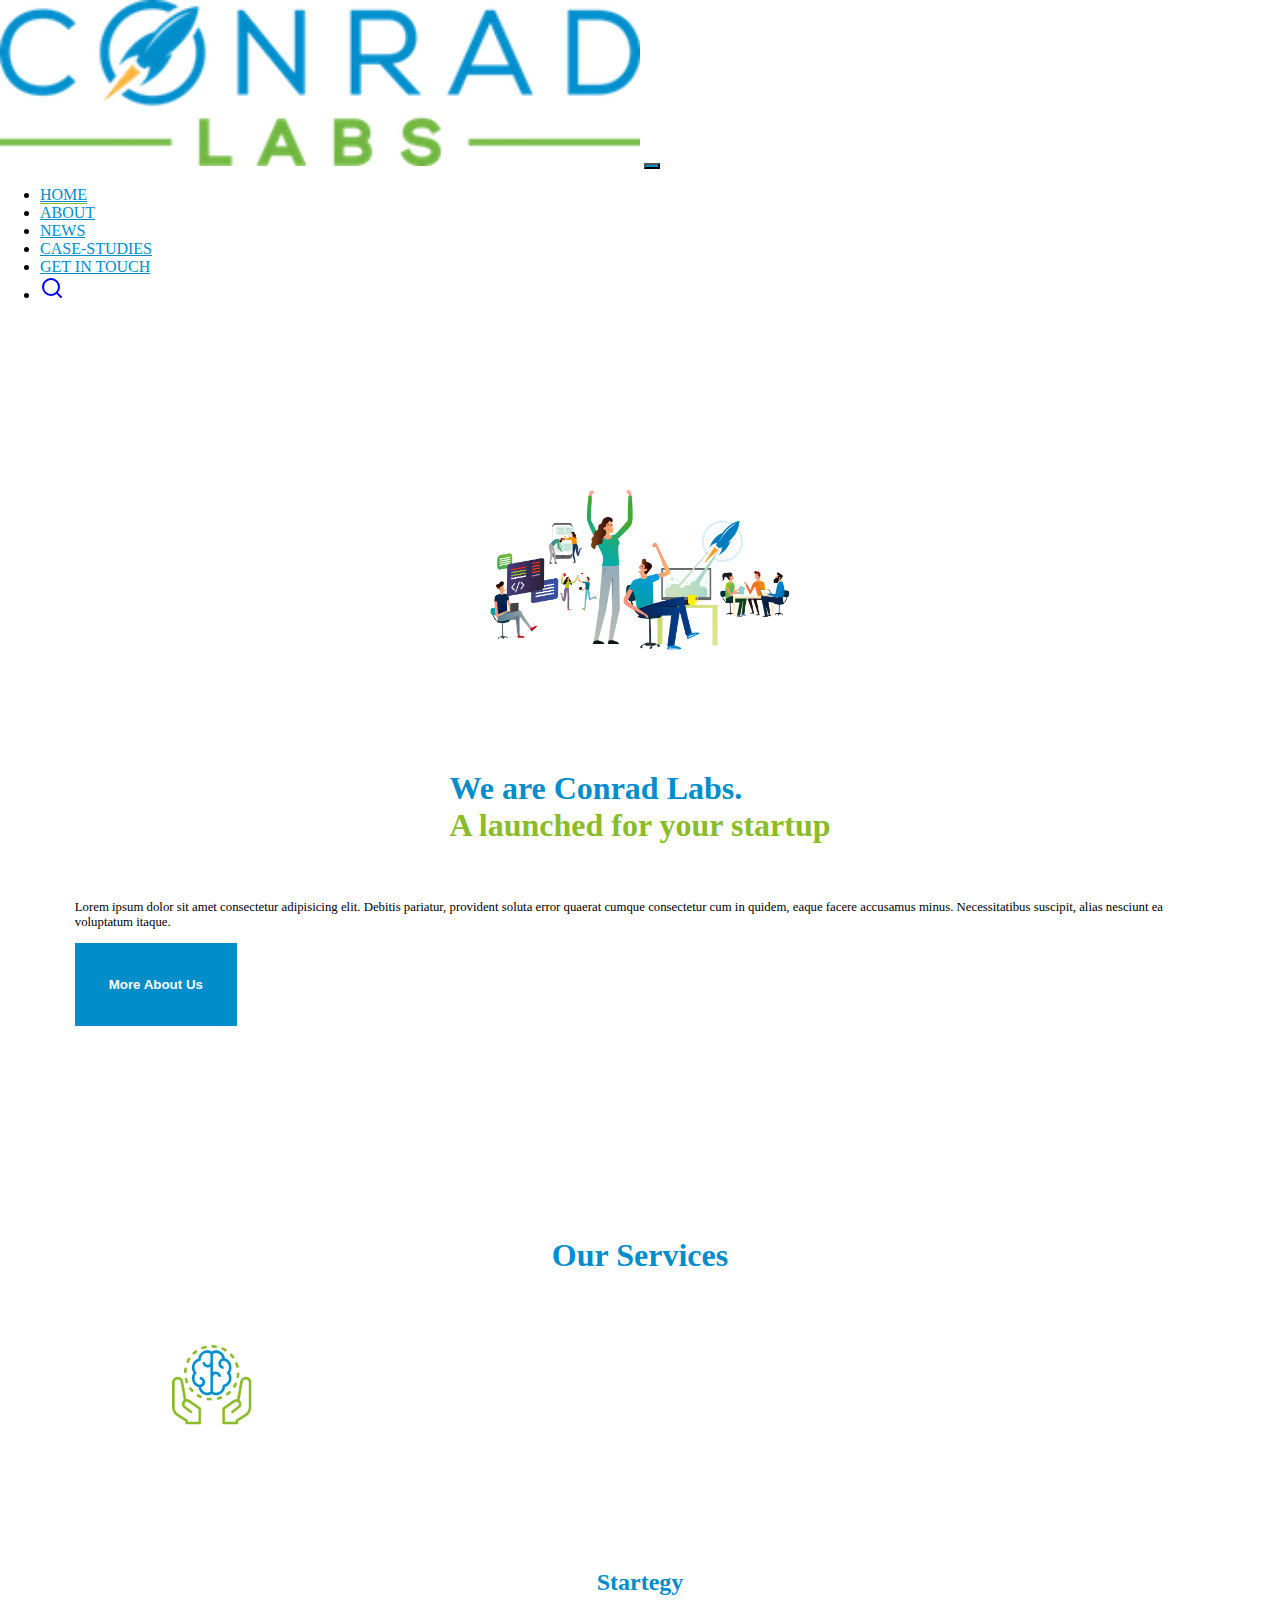
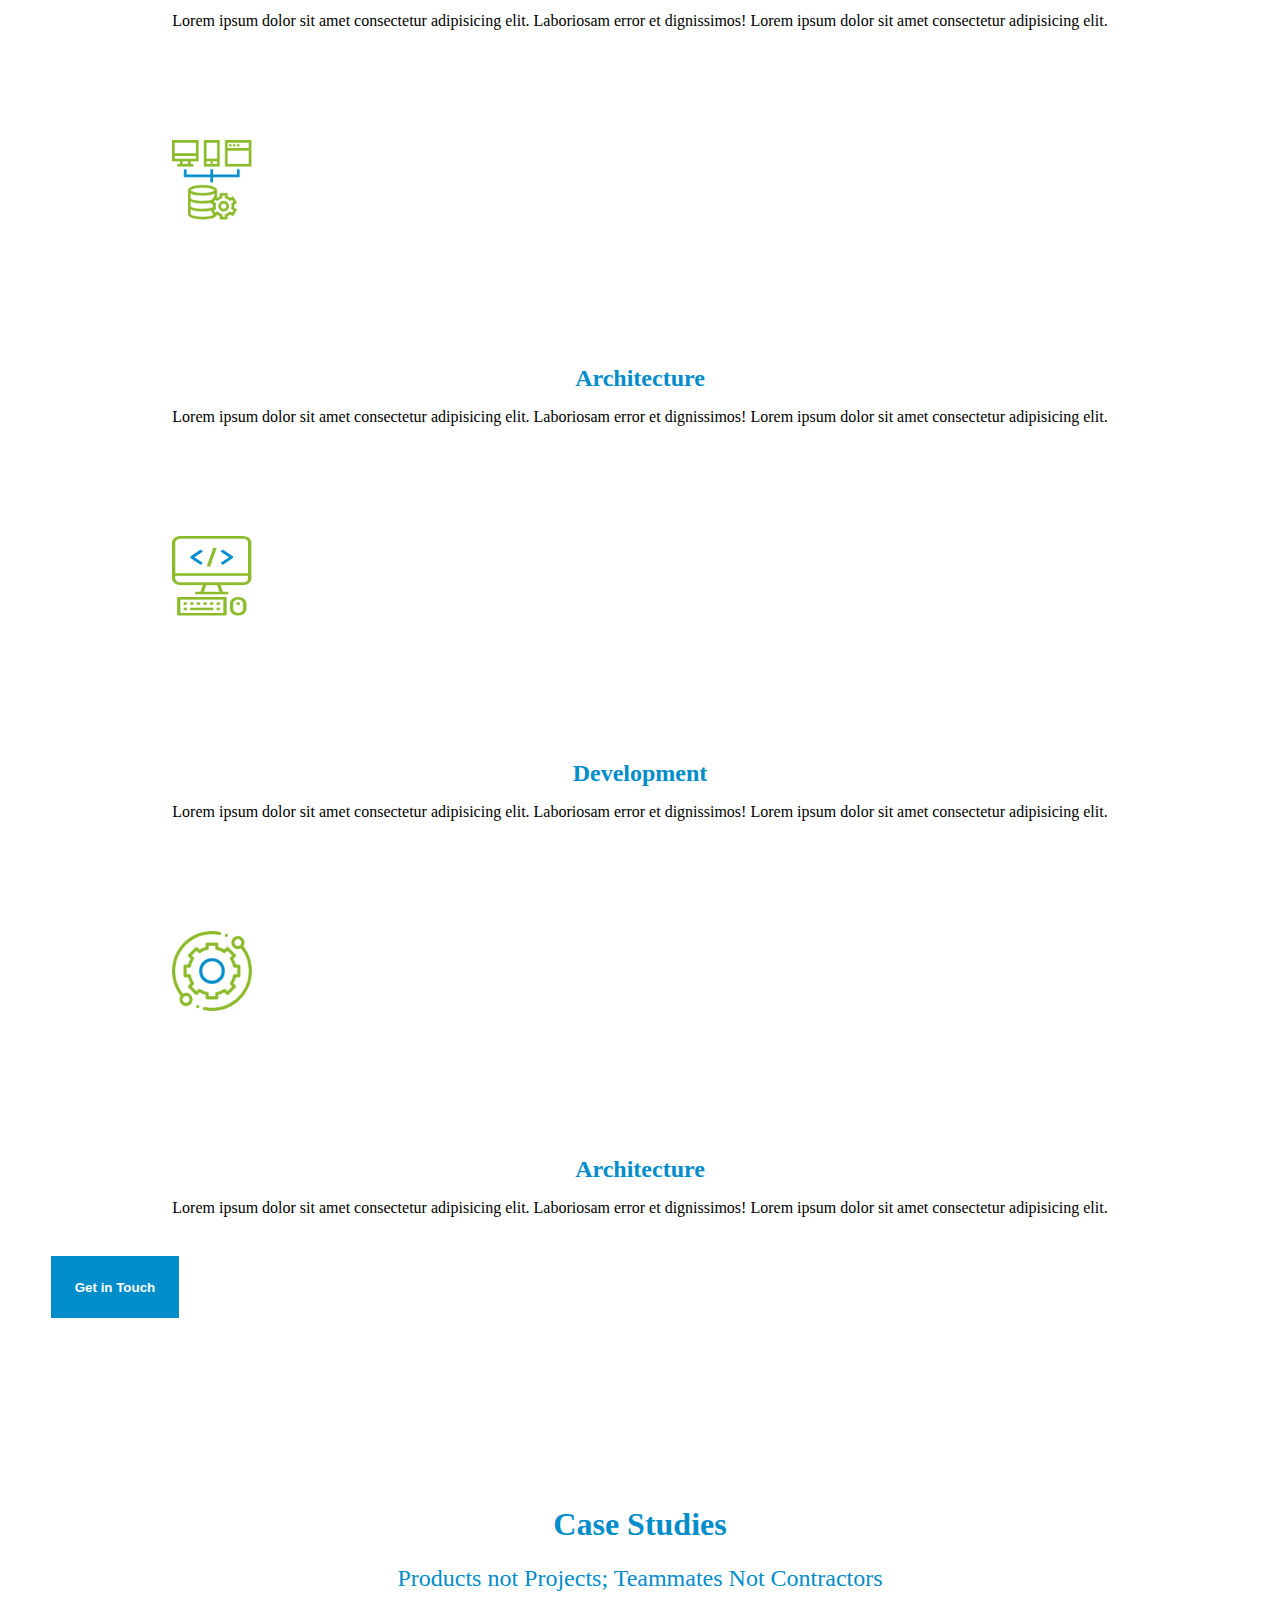
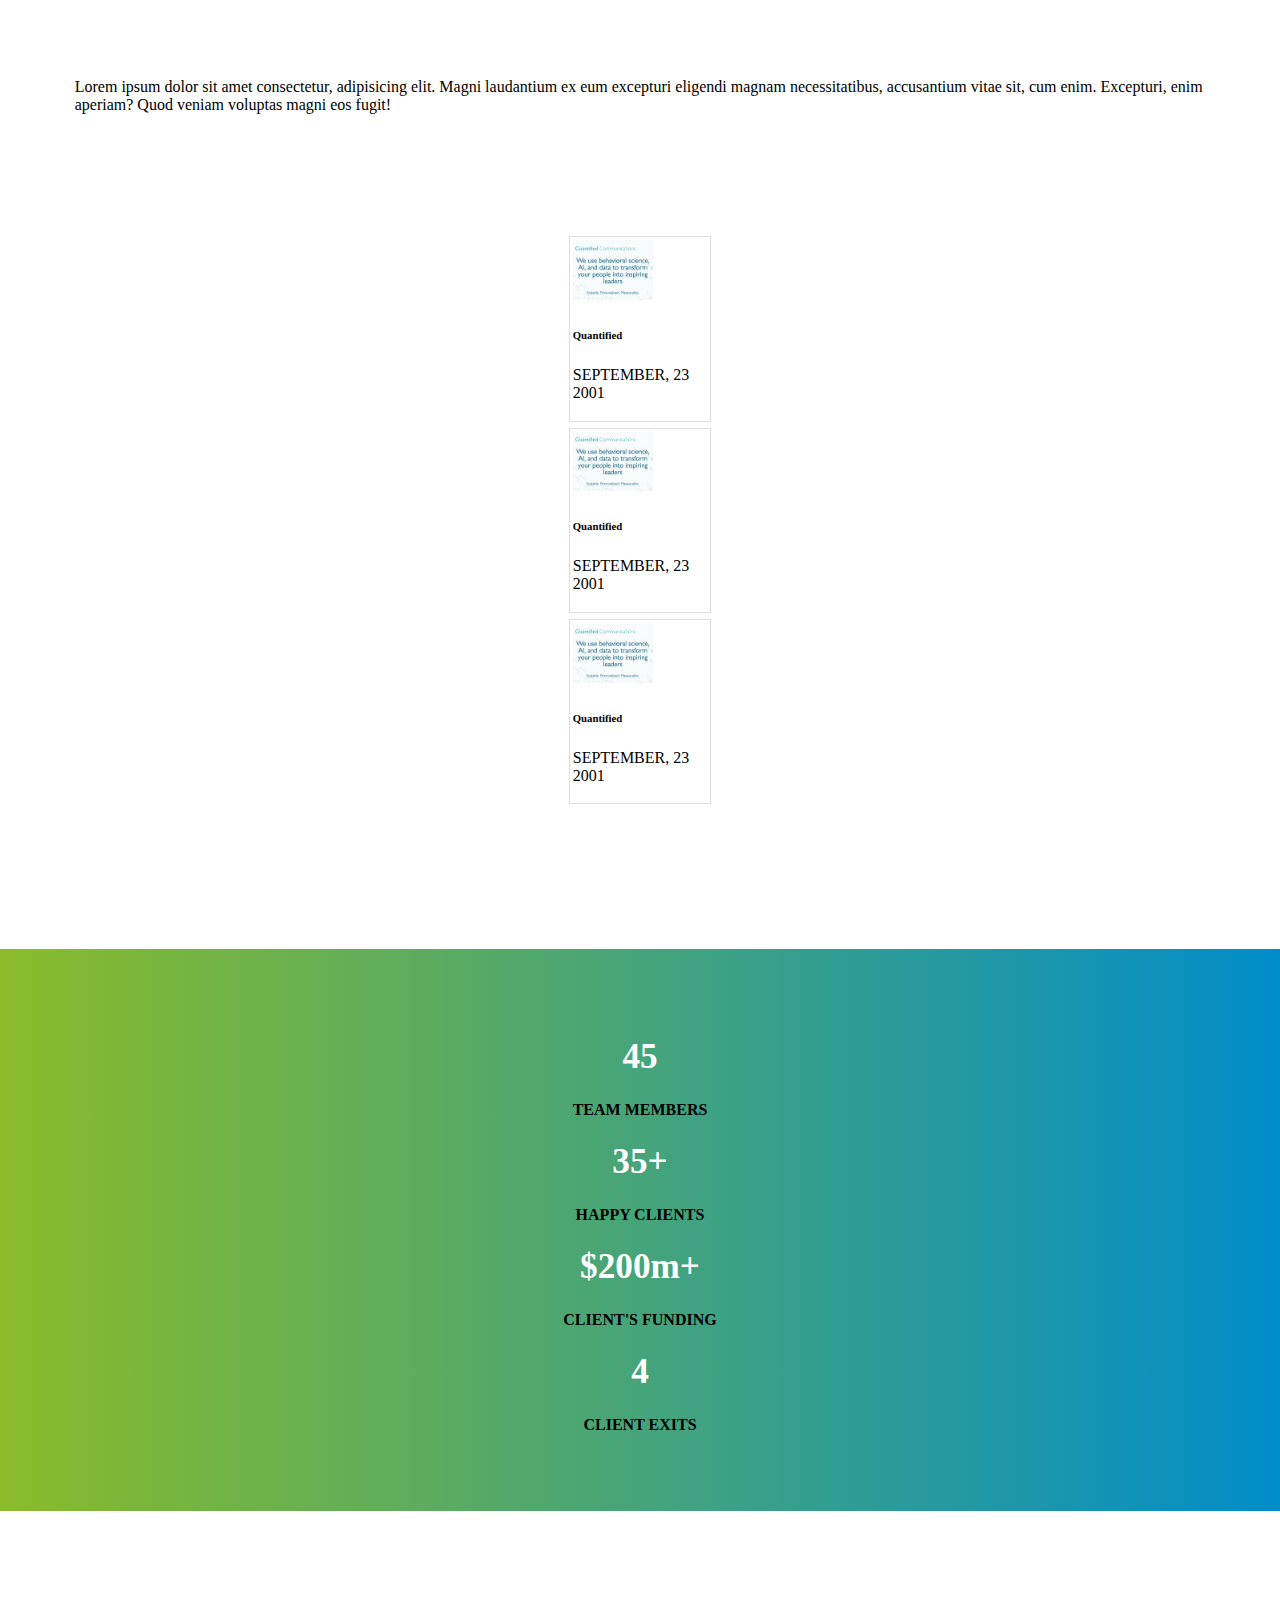
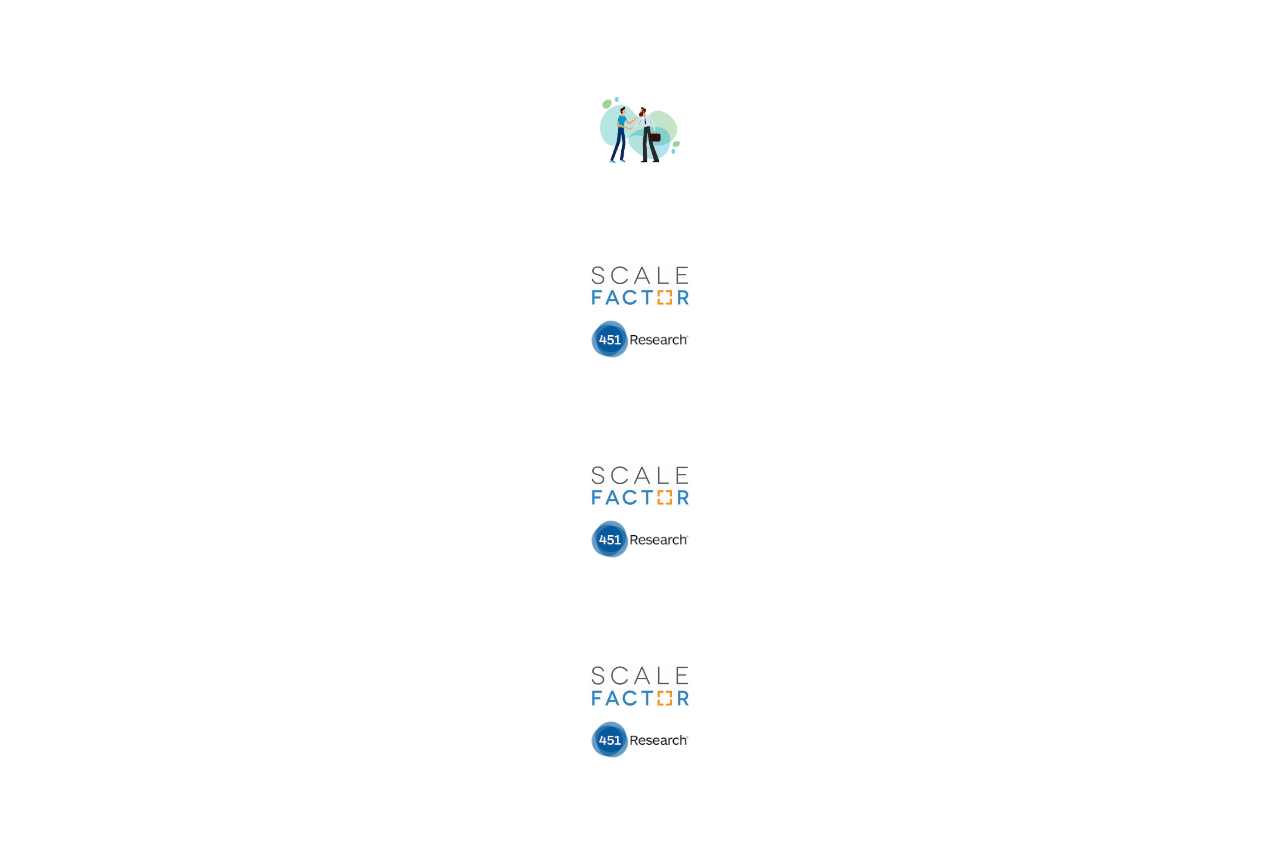
<file: Conrads Labs/index.html>
<!DOCTYPE html>
<html lang="en">
<head>
    <meta charset="UTF-8">
    <meta http-equiv="X-UA-Compatible" content="IE=edge">
    <meta name="viewport" content="width=device-width, initial-scale=1.0">
    <title>Conrad Labs | A launchpad for your startup</title>
    <link rel="icon" href="./Assets/head-logo.jpg">

    <!-- css file and bootstrap file -->
    <link href="https://cdn.jsdelivr.net/npm/bootstrap@5.0.0-beta3/dist/css/bootstrap.min.css" rel="stylesheet" integrity="sha384-eOJMYsd53ii+scO/bJGFsiCZc+5NDVN2yr8+0RDqr0Ql0h+rP48ckxlpbzKgwra6" crossorigin="anonymous">

    <link rel="stylesheet" href="./style.css">

</head>

<body>

    <!-- navigation bar -->
    <header>
        <nav class="navbar navbar-expand-lg sticky-top">
            <div class="container-fluid">
    
              <a class="navbar-brand" href="#"><img src="./Assets/logo.png" alt="conrad-labs" ></a>
    
              <button class="navbar-toggler" type="button" data-bs-toggle="collapse" data-bs-target="#navbarNavDropdown" aria-controls="navbarNavDropdown" aria-expanded="false" aria-label="Toggle navigation" id = "bar-button">
                <span class="navbar-toggler-icon"></span>
              </button>
    
              <div class="collapse navbar-collapse" id="navbarNavDropdown">
    
                <ul class="navbar-nav mx-auto" id = "list" >
    
                  <li class="nav-item nav-bar-list">
                    <a class="nav-link active" aria-current="page" href="#" id = "home">HOME</a>
                  </li>
    
                  <li class="nav-item nav-bar-list">
                    <a class="nav-link" href="#">ABOUT</a>
                  </li>
    
                  <li class="nav-item nav-bar-list">
                    <a class="nav-link" href="#">NEWS</a>
                  </li>

                  <li class="nav-item nav-bar-list">
                    <a class="nav-link" href="#">CASE-STUDIES</a>
                  </li>
                  
                  <li class="nav-item nav-bar-list">
                    <a class="nav-link" href="#">GET IN TOUCH</a>
                  </li>

                  <li class="nav-item nav-bar-list">
                    <a class="nav-link" href="#"><img src="./Assets/search.svg" alt="search"></a>
                  </li>
                  
                </ul>
    
              </div>
    
            </div>
            
          </nav>
    </header>
    <!-- end of header -->

    <!-- about section -->
    <section class="about-us">
        <div class="container">
            <div class="row">
                <div class="col col-12 col-sm-12 col-md-6 col-lg-6 p-5">
                    <img src="./Assets/HomePageBanner01-1.png" alt="" width="300px">
                </div>

                <div class="col col-12 col-sm-12 col-md-6 col-lg-6">
                    <h1>We are Conrad Labs. <br> <sapn class="color-green">A launched for your startup</sapn></h1>

                    <p>Lorem ipsum dolor sit amet consectetur adipisicing elit. Debitis pariatur, provident soluta error quaerat cumque consectetur cum in quidem, eaque facere accusamus minus. Necessitatibus suscipit, alias nesciunt ea voluptatum itaque.</p>

                    <button>More About Us</button>

                </div>
            </div>
        </div>
    </section>

    <!--  services section-->
    <section class="services">
        <div class="container">
            <div class="row">

                <h1>Our Services</h1>

                <div class="col col-lg-3 col-md-3 col-12 col-sm-12">
                    <img src="./Assets/services1.png" alt="service-1">

                    <h1>Startegy</h1>
                    <p>Lorem ipsum dolor sit amet consectetur adipisicing elit. Laboriosam error et dignissimos! Lorem ipsum dolor sit amet consectetur adipisicing elit.</p>

                </div>

                <div class="col col-lg-3 col-md-3 col-12 col-sm-12">
                    <img src="./Assets/services2.png" alt="service-2">

                    <h1>Architecture</h1>
                    <p>Lorem ipsum dolor sit amet consectetur adipisicing elit. Laboriosam error et dignissimos! Lorem ipsum dolor sit amet consectetur adipisicing elit.</p>

                </div>

                <div class="col col-lg-3 col-md-3 col-12 col-sm-12">
                    <img src="./Assets/services3.png" alt="service-3">

                    <h1>Development</h1>
                    <p>Lorem ipsum dolor sit amet consectetur adipisicing elit. Laboriosam error et dignissimos! Lorem ipsum dolor sit amet consectetur adipisicing elit.</p>

                </div>

                <div class="col col-lg-3 col-md-3 col-12 col-sm-12">
                    <img src="./Assets/services4.png" alt="service-4">

                    <h1>Architecture</h1>
                    <p>Lorem ipsum dolor sit amet consectetur adipisicing elit. Laboriosam error et dignissimos! Lorem ipsum dolor sit amet consectetur adipisicing elit.</p>

                </div>


                <button>Get in Touch</button>
            </div>
        </div>
    </section>

    <!-- case studies section -->
    <section class="case-studies">
        <div class="container">
            <div class="row">

                <h1>Case Studies</h1>
                <h2>Products not Projects; Teammates Not Contractors</h2>

                <div class="col col-12 col-sm-12 col-md-6 col-lg-6">
                    <p>
                        Lorem ipsum dolor sit amet consectetur, adipisicing elit. Magni laudantium ex eum excepturi eligendi magnam necessitatibus, accusantium vitae sit, cum enim. Excepturi, enim aperiam? Quod veniam voluptas magni eos fugit!
                    </p>
                </div>

                <div class="col col-12 col-sm-12 col-md-6 col-lg-6">

                    <div class="row">
                        <div class="col">
                            <a href=""><img src="./Assets/case-studies.png" alt="case-study" width="80px" >
                            
                            <h6>Quantified</h6>
                            <p>SEPTEMBER, 23 2001</p>
                        </a>
    
                            
                        </div>
    
                        <div class="col">
                            <a href=""><img src="./Assets/case-studies.png" alt="case-study" width="80px" >
                            
                            <h6>Quantified</h6>
                            <p>SEPTEMBER, 23 2001</p>
                        </a>
    
                            
                        </div>
                        <div class="col">
                            <a href=""><img src="./Assets/case-studies.png" alt="case-study" width="80px" >
                            
                            <h6>Quantified</h6>
                            <p>SEPTEMBER, 23 2001</p>
                        </a>
    
                            
                        </div>
                    </div>

                   
                    
                </div>
            </div>
        </div>
    </section>
    
    <!-- gradient banner section -->
    <section class="banner">
        <div class="container-fluid">
            <div class="row">

                <div class="col col-lg-3 col-md-3 col-sm-3 col-3">
                    <h1>45</h1>
                    <h2>TEAM MEMBERS</h2>
                </div>

                <div class="col col-lg-3 col-md-3 col-sm-3 col-3">
                    <h1>35+</h1>
                    <h2>HAPPY CLIENTS</h2>
                </div>

                <div class="col col-lg-3 col-md-3 col-sm-3 col-3">
                    <h1>$200m+</h1>
                    <h2>CLIENT'S FUNDING</h2>
                </div>

                <div class="col col-lg-3 col-md-3 col-sm-3 col-3">
                    <h1>4</h1>
                    <h2>CLIENT EXITS</h2>
                </div>

            </div>
            
        </div>
    </section>

    <!--  experties section-->
    <section class="expertise">
        <div class="container">
            <div class="row">
                <div class="col col-lg-3 col-md-3 col-sm-3 col-3">

                    <img src="./Assets/expertise.png" alt="" width="80px">

                </div>

                <div class="col col-lg-3 col-md-3 col-sm-3 col-3">

                    <div class="row">
                        <a href=""><img src="./Assets/scalefactor-logo-vertical.png" alt=""width = "100px"></a>
                    </div>

                    <div class="row"><a href=""><img src="./Assets/451_Research_2012_CMYK.jpg" alt="" width = "100px"></a></div>

                    

                </div>

                <div class="col col-lg-3 col-md-3 col-sm-3 col-3">

                    <div class="row">
                        <a href=""><img src="./Assets/scalefactor-logo-vertical.png" alt=""width = "100px"></a>
                    </div>

                    <div class="row"><a href=""><img src="./Assets/451_Research_2012_CMYK.jpg" alt="" width = "100px"></a></div>

                    

                </div>

                <div class="col col-lg-3 col-md-3 col-sm-3 col-3">

                    <div class="row">
                        <a href=""><img src="./Assets/scalefactor-logo-vertical.png" alt=""width = "100px"></a>
                    </div>

                    <div class="row"><a href=""><img src="./Assets/451_Research_2012_CMYK.jpg" alt="" width = "100px"></a></div>

                    

                </div>

            </div>
        </div>
    </section>

    <!-- footer -->
    <footer>
        <div class="container">
            <div class="row">
                
            </div>
        </div>
    </footer>

    <!-- bootstrap dependent files -->
    <!-- Optional JavaScript; choose one of the two! -->

    <!-- Option 1: Bootstrap Bundle with Popper -->
    <script src="https://cdn.jsdelivr.net/npm/bootstrap@5.0.0-beta3/dist/js/bootstrap.bundle.min.js" integrity="sha384-JEW9xMcG8R+pH31jmWH6WWP0WintQrMb4s7ZOdauHnUtxwoG2vI5DkLtS3qm9Ekf" crossorigin="anonymous"></script>

    <!-- Option 2: Separate Popper and Bootstrap JS -->
    
    <script src="https://cdn.jsdelivr.net/npm/@popperjs/core@2.9.1/dist/umd/popper.min.js" integrity="sha384-SR1sx49pcuLnqZUnnPwx6FCym0wLsk5JZuNx2bPPENzswTNFaQU1RDvt3wT4gWFG" crossorigin="anonymous"></script>
    <!-- <script src="https://cdn.jsdelivr.net/npm/bootstrap@5.0.0-beta3/dist/js/bootstrap.min.js" integrity="sha384-j0CNLUeiqtyaRmlzUHCPZ+Gy5fQu0dQ6eZ/xAww941Ai1SxSY+0EQqNXNE6DZiVc" crossorigin="anonymous"></script> -->

</body>
</html>
</file>
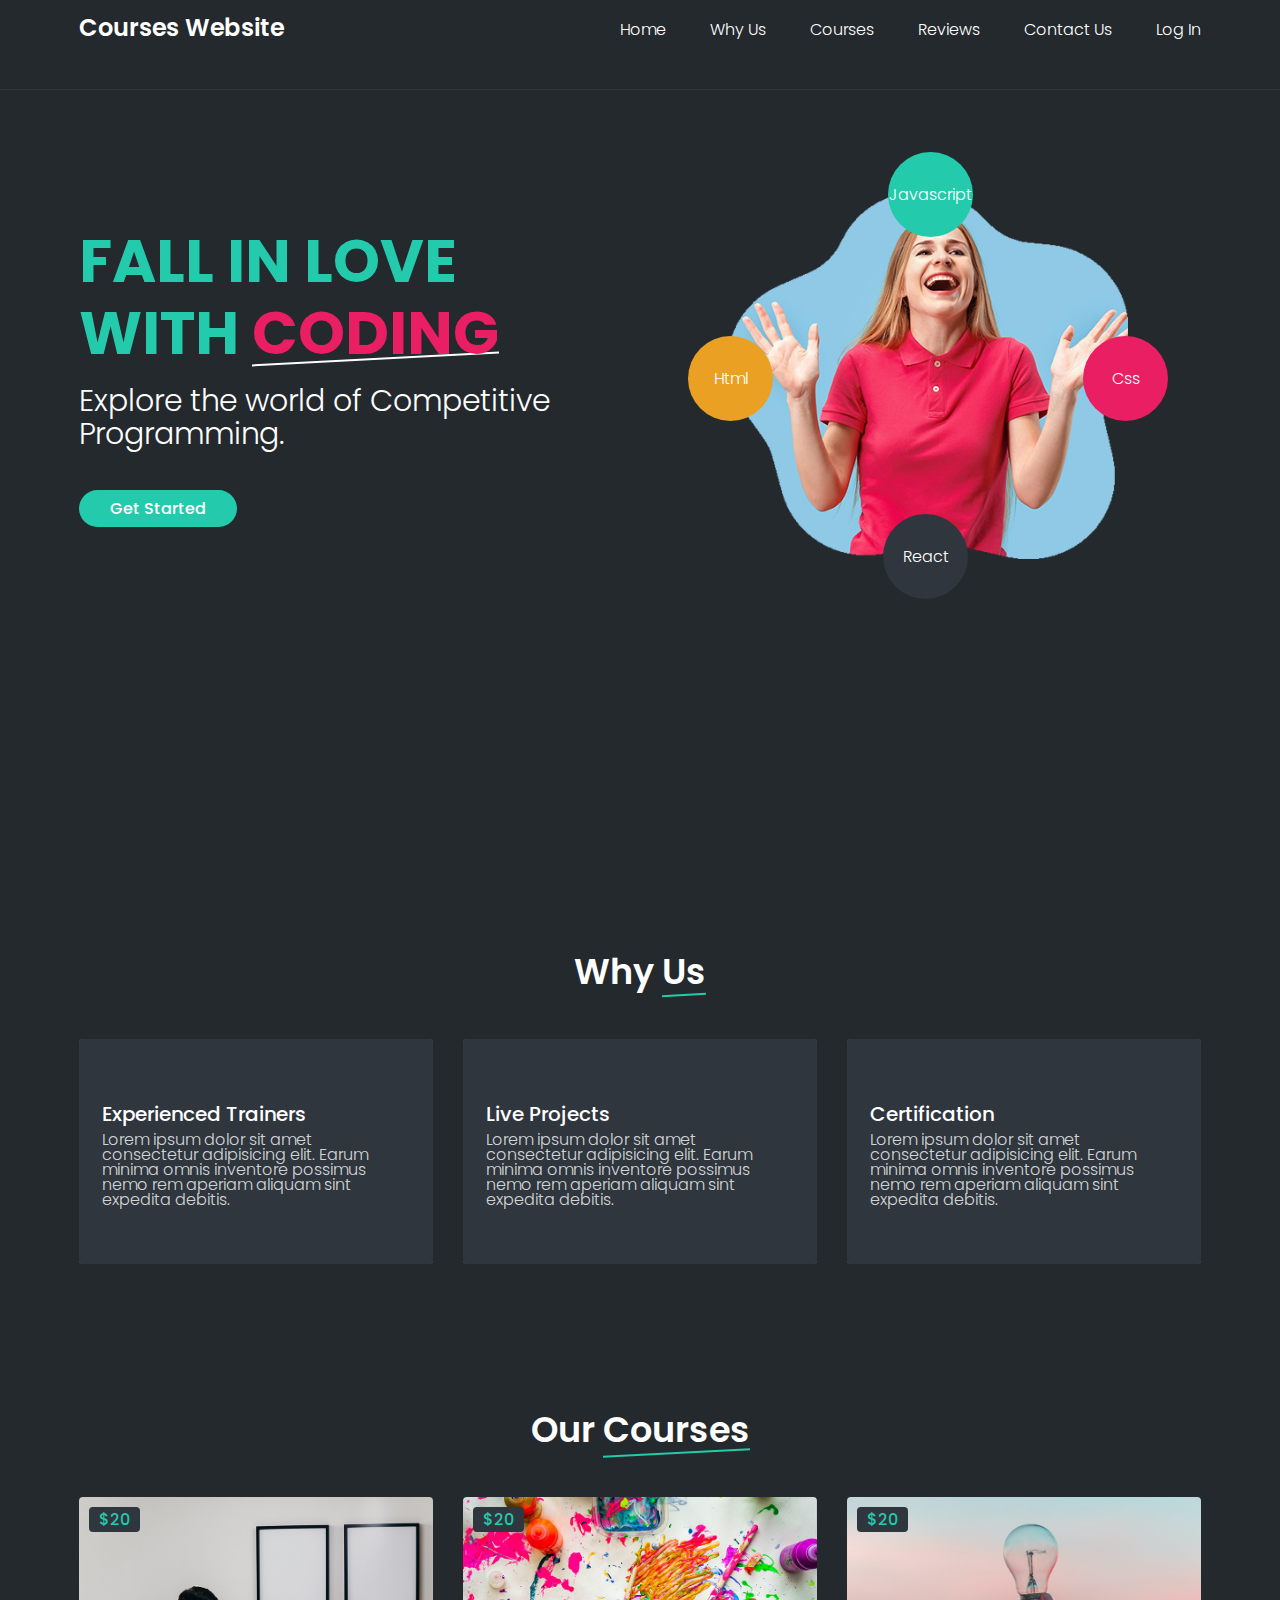
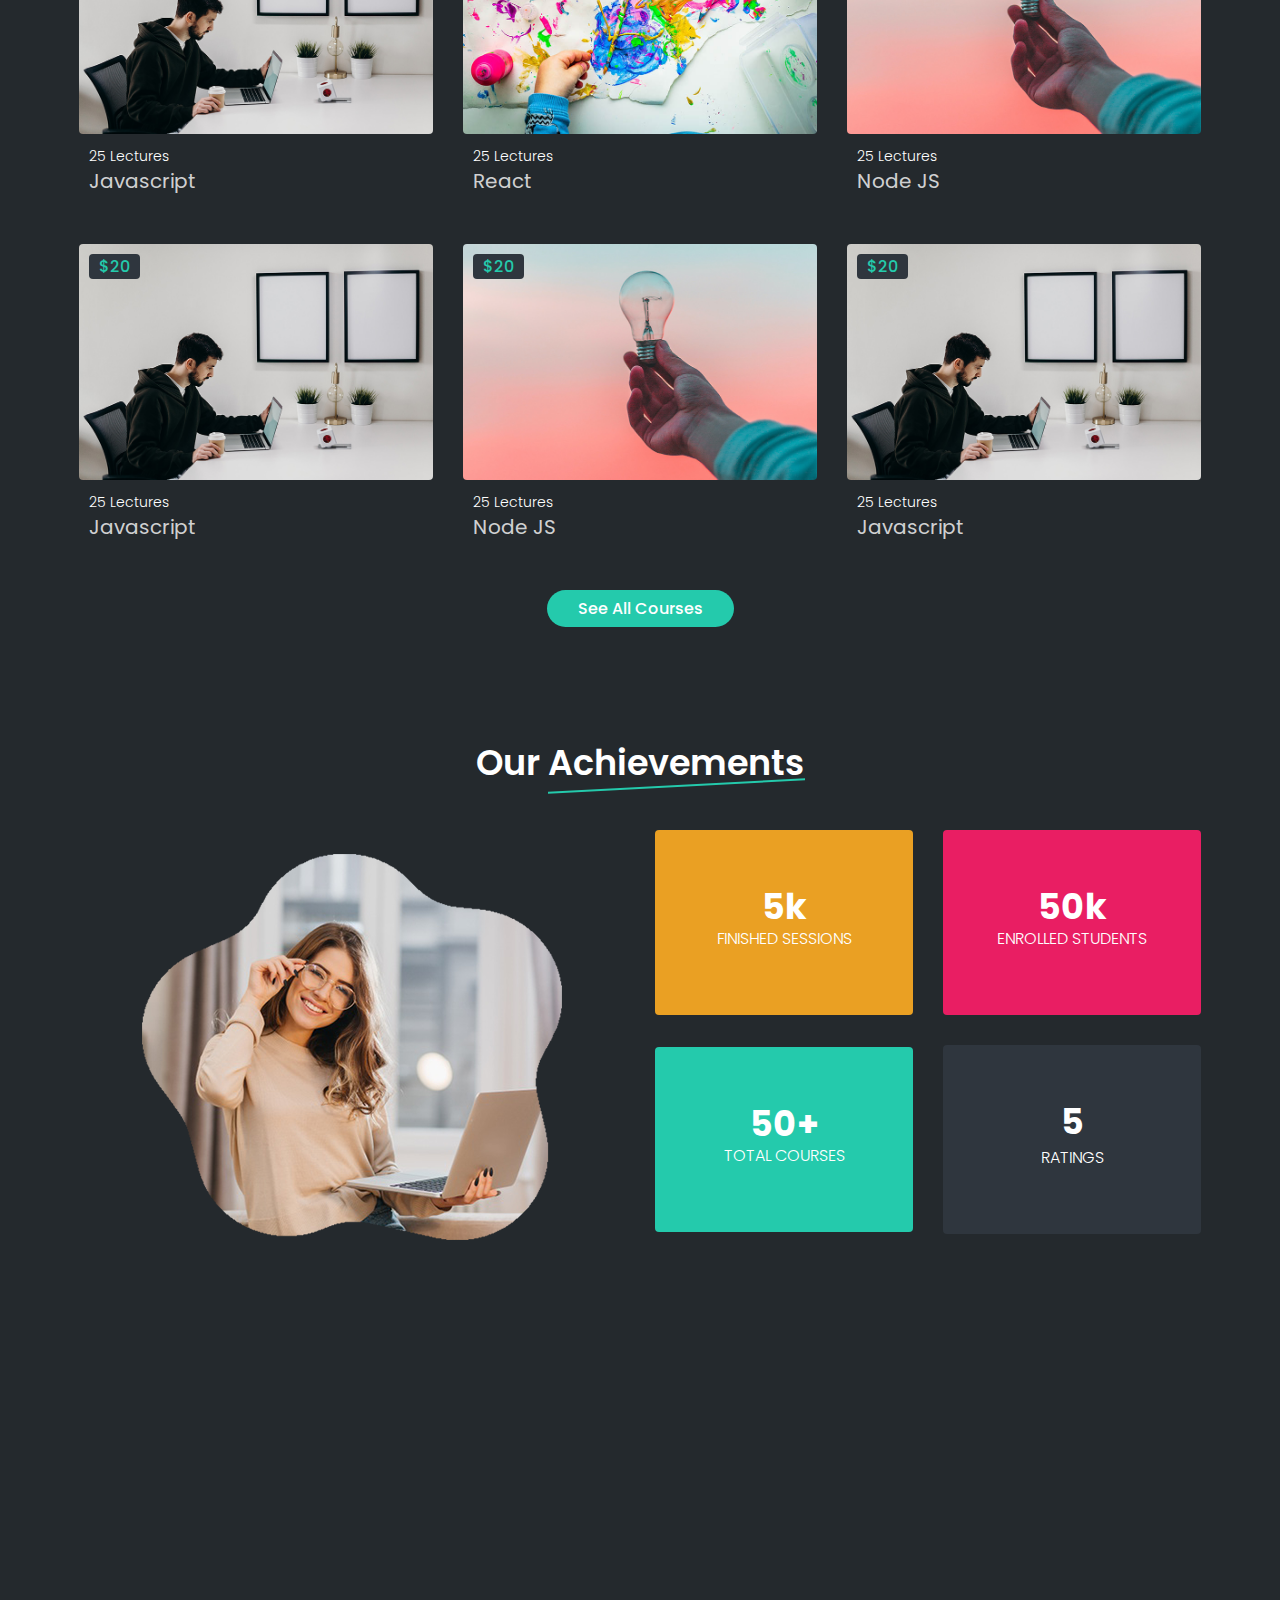
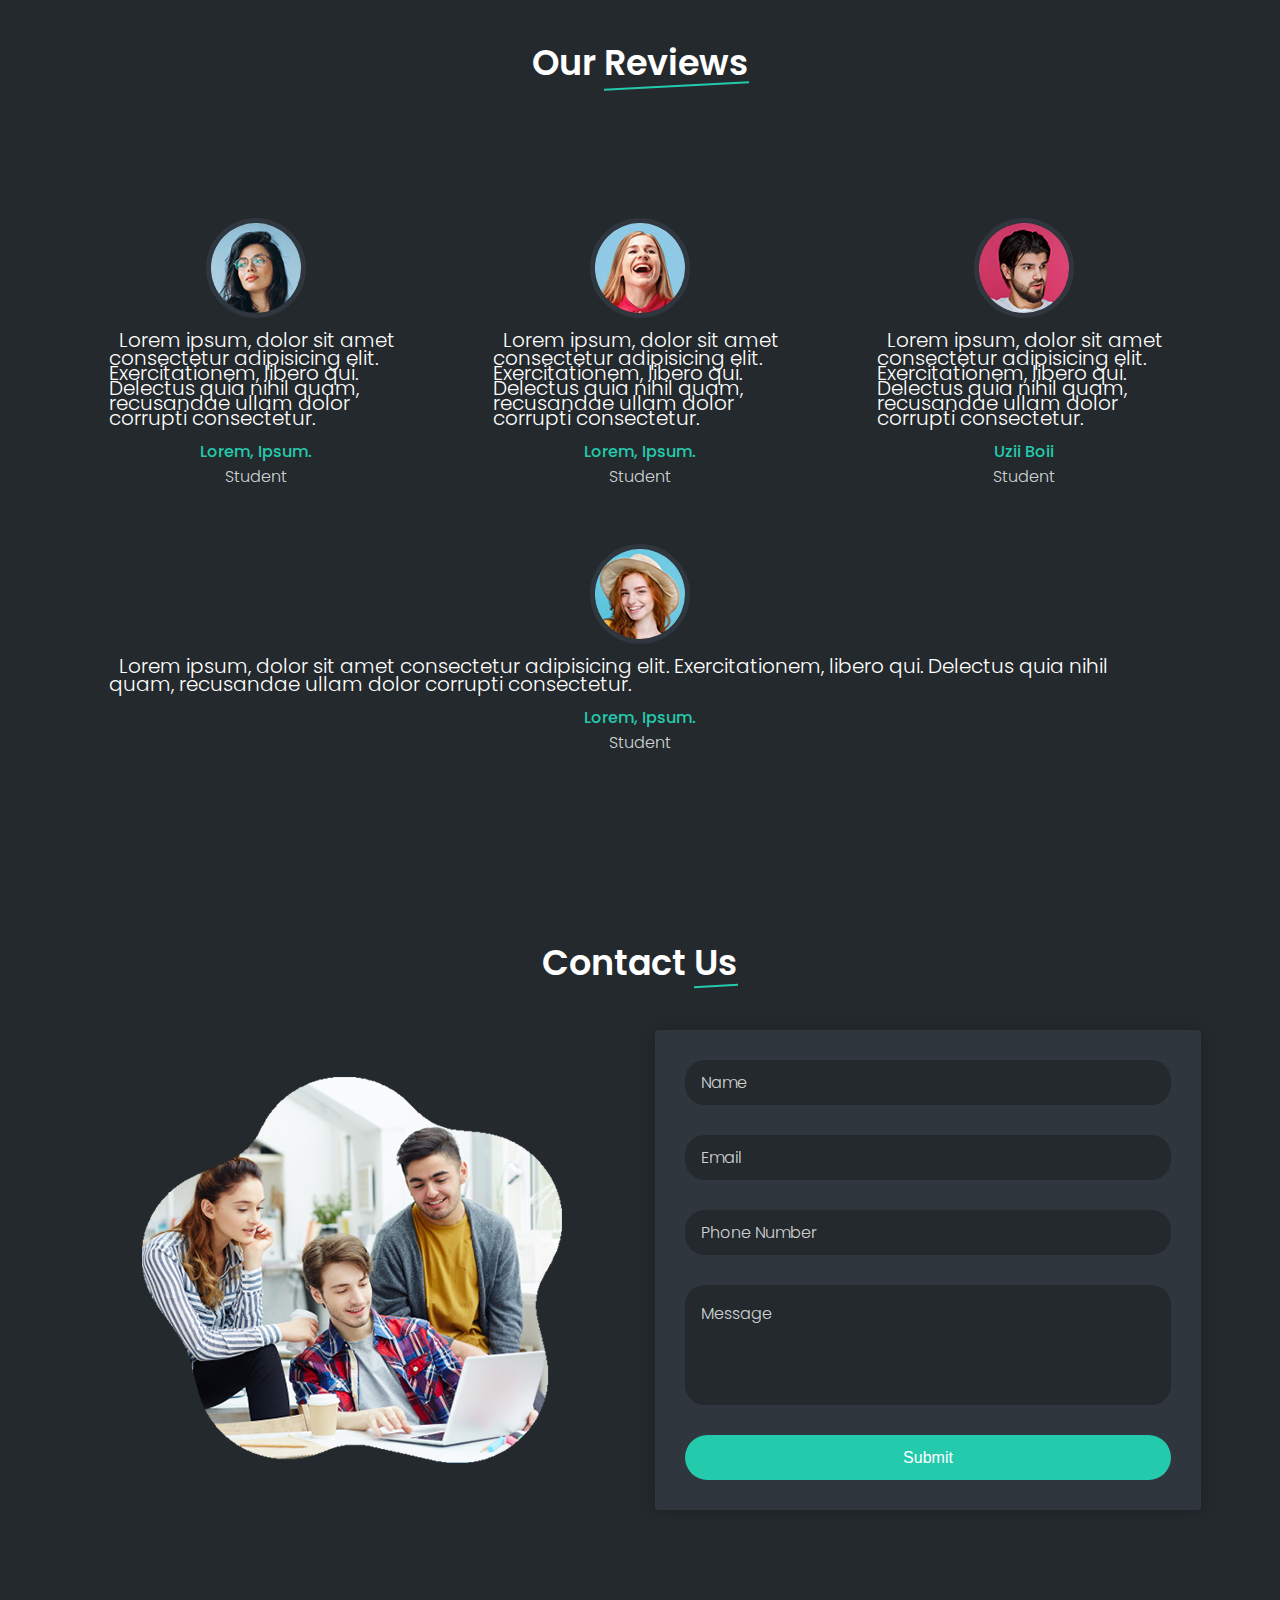
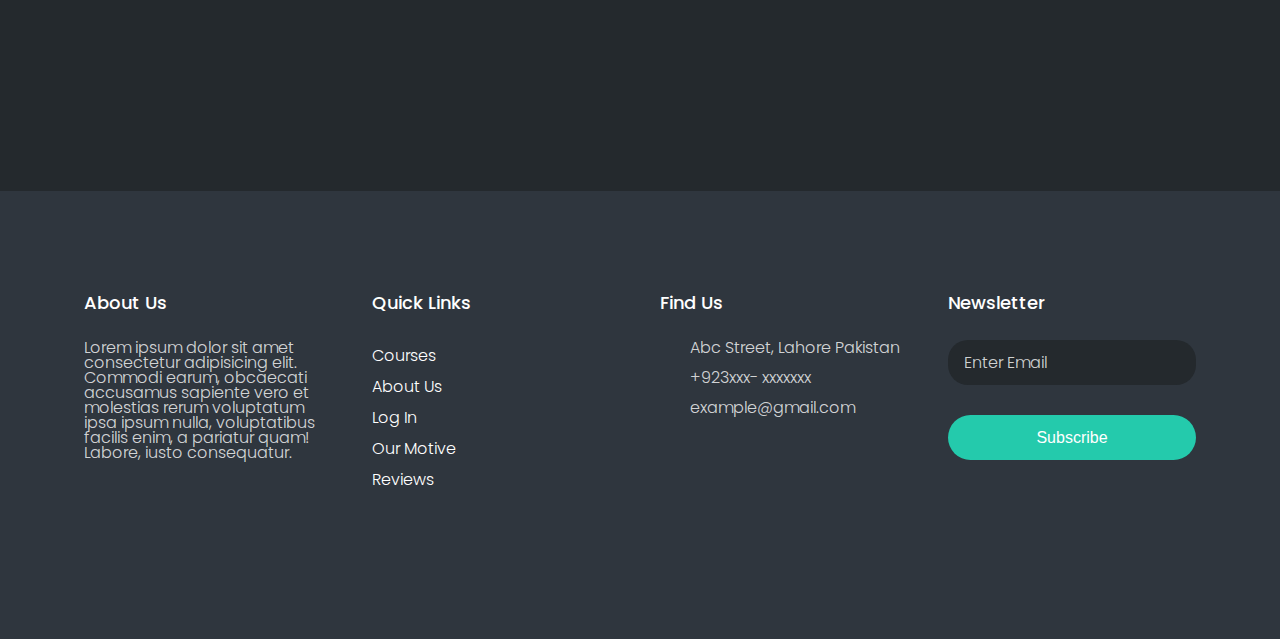
<file: Courses Website/index.html>
<!DOCTYPE html>
<html lang="en">
<head>

    <!-- meta tags -->
    <meta charset="UTF-8">
    <meta http-equiv="X-UA-Compatible" content="IE=edge">
    <meta name="viewport" content="width=device-width, initial-scale=1.0">


    <!-- title -->
    <title>Courses Website | The Best Courses </title>

    <!-- stylesheet -->
    <link rel="stylesheet" href="./Stylesheet/SASS/style.css">
    <link rel="stylesheet" href="https://cdnjs.cloudflare.com/ajax/libs/font-awesome/5.15.3/css/all.min.css" integrity="sha512-iBBXm8fW90+nuLcSKlbmrPcLa0OT92xO1BIsZ+ywDWZCvqsWgccV3gFoRBv0z+8dLJgyAHIhR35VZc2oM/gI1w==" crossorigin="anonymous" referrerpolicy="no-referrer" />

</head>

<body>

    <!-- header/navbar -->
    <header>

        <div class="container">

            <div class="row justify-between">

                <div class="logo">
                    <a href="#">Courses Website</a>
                </div>
                
                <!-- hamburger -->
                <input type="checkbox" id = "nav-check">
                <label for="nav-check" class="nav-toggle">
                    <span></span>
                </label>

                <nav>
                    <ul>
                        <li><a href="#home">Home</a></li>

                        <li><a href="#why-us">Why Us</a></li>

                        <li><a href="#courses">Courses</a></li>


                        <li><a href="#reviews">Reviews</a></li>

                        <li><a href="#contact-us">Contact Us</a></li>

                        <li><a href="./Pages/SignIn.html">Log In</a></li>
                    </ul>
                </nav>

            </div>
        </div>

    </header>

    <!-- main -->
    <main>

        <!-- home section -->
        <section id="home">

            <div class="container">
                <div class="row align-content-center">

                    <div class="home-text">

                        <h1>
                            Fall in love with <span>coding</span>
                        </h1>
                        <h2>
                            Explore the world of Competitive Programming.
                        </h2>

                        <a href="#courses" class = "btn btn-1">Get Started</a>

                    </div>

                    <div class="home-img">
                        <div class="home-img-inner">

                            <div class="home-courses">
                                <div class="home-course-item">
                                    html
                                </div>

                                <div class="home-course-item">
                                    css
                                </div>

                                <div class="home-course-item">
                                    javascript
                                </div>

                                <div class="home-course-item">
                                    react
                                </div>


                            </div>

                            <img src="./Assets/img/home-img.png" alt="home-image">
                        </div>
                    </div>

                </div>
            </div>
        </section>

        <!-- why us section -->
        <section id="why-us">

            <div class="container">

                <div class="row">

                    <div class="section-title">
                        <h2>why <span>us</span></h2>
                    </div>

                </div>

                <div class="row">

                    <div class = "why-us-items">
                        <div class="why-us-item">

                            <div class="icon">
                                <i class="fas fa-graduation-cap"></i>
                            </div>
                            <h3>Experienced Trainers</h3>
                            <p>Lorem ipsum dolor sit amet consectetur adipisicing elit. Earum minima omnis inventore possimus nemo rem aperiam aliquam sint expedita debitis.</p>
    
                        </div>
    
                        <div class="why-us-item">
    
                            <div class="icon">
                                <i class="fas fa-laptop"></i>
                            </div>
                            <h3>Live Projects</h3>
                            <p>Lorem ipsum dolor sit amet consectetur adipisicing elit. Earum minima omnis inventore possimus nemo rem aperiam aliquam sint expedita debitis.</p>
    
                        </div>
    
                        <div class="why-us-item">
    
                            <div class="icon">
                                <i class="fas fa-certificate"></i>
                            </div>
                            <h3>Certification</h3>
                            <p>Lorem ipsum dolor sit amet consectetur adipisicing elit. Earum minima omnis inventore possimus nemo rem aperiam aliquam sint expedita debitis.</p>
    
                        </div>
                    </div>

                </div>

            </div>

        </section>


        <!-- courses section -->
        <section id="courses">
            <div class="container">

                <div class="row">
                    <div class="section-title">
                        <h2>Our <span>Courses</span></h2>
                    </div>
                </div>

                <div class="row">
                    <div class="course-items">

                        <div class="course-item">
    
                            <a href="">
                                <div class="course-img">
    
                                    <img src="./Assets/img/courses/1.jpg" alt="course-img">
    
                                </div>

                                <div class="course-price">
                                    $20
                                </div>

                                <div class="course-info">
    
                                <ul>
                                    <li>25 Lectures</li>

                                    <li>
                                        <i class="fas fa-star"></i><i class="fas fa-star"></i><i class="fas fa-star"></i><i class="fas fa-star"></i><i class="fas fa-star"></i>
                                    </li>
                                </ul>

                                <h3>Javascript</h3>
                                    
                                </div>
                            </a>
                        </div>

                        <!-- 2nd item -->
                        <div class="course-item">
    
                            <a href="">
                                <div class="course-img">
    
                                    <img src="./Assets/img/courses/2.jpg" alt="course-img">
    
                                </div>

                                <div class="course-price">
                                    $20
                                </div>

                                <div class="course-info">
    
                                <ul>
                                    <li>25 Lectures</li>

                                    <li>
                                        <i class="fas fa-star"></i><i class="fas fa-star"></i><i class="fas fa-star"></i><i class="fas fa-star"></i><i class="fas fa-star"></i>
                                    </li>
                                </ul>

                                <h3>React</h3>
                                    
                                </div>
                            </a>
                        </div>

                        <!-- 3rd item -->
                        <div class="course-item">
    
                            <a href="">
                                <div class="course-img">
    
                                    <img src="./Assets/img/courses/3.jpg" alt="course-img">
    
                                </div>

                                <div class="course-price">
                                    $20
                                </div>


                                <div class="course-info">
    
                                <ul>
                                    <li>25 Lectures</li>

                                    <li>
                                        <i class="fas fa-star"></i><i class="fas fa-star"></i><i class="fas fa-star"></i><i class="fas fa-star"></i><i class="fas fa-star"></i>
                                    </li>
                                </ul>

                                <h3>Node JS</h3>
                                    
                                </div>
                            </a>
                        </div>


                        <div class="course-item">
    
                            <a href="">
                                <div class="course-img">
    
                                    <img src="./Assets/img/courses/1.jpg" alt="course-img">
    
                                </div>

                                <div class="course-price">
                                    $20
                                </div>

                                <div class="course-info">
    
                                <ul>
                                    <li>25 Lectures</li>

                                    <li>
                                        <i class="fas fa-star"></i><i class="fas fa-star"></i><i class="fas fa-star"></i><i class="fas fa-star"></i><i class="fas fa-star"></i>
                                    </li>
                                </ul>

                                <h3>Javascript</h3>
                                    
                                </div>
                            </a>
                        </div>

                        <div class="course-item">
    
                            <a href="">
                                <div class="course-img">
    
                                    <img src="./Assets/img/courses/3.jpg" alt="course-img">
    
                                </div>

                                <div class="course-price">
                                    $20
                                </div>


                                <div class="course-info">
    
                                <ul>
                                    <li>25 Lectures</li>

                                    <li>
                                        <i class="fas fa-star"></i><i class="fas fa-star"></i><i class="fas fa-star"></i><i class="fas fa-star"></i><i class="fas fa-star"></i>
                                    </li>
                                </ul>

                                <h3>Node JS</h3>
                                    
                                </div>
                            </a>
                        </div>


                        <div class="course-item">
    
                            <a href="">
                                <div class="course-img">
    
                                    <img src="./Assets/img/courses/1.jpg" alt="course-img">
    
                                </div>

                                <div class="course-price">
                                    $20
                                </div>

                                <div class="course-info">
    
                                <ul>
                                    <li>25 Lectures</li>

                                    <li>
                                        <i class="fas fa-star"></i><i class="fas fa-star"></i><i class="fas fa-star"></i><i class="fas fa-star"></i><i class="fas fa-star"></i>
                                    </li>
                                </ul>

                                <h3>Javascript</h3>
                                    
                                </div>
                            </a>
                        </div>
                </div>

                </div>

                <div class="row">
                    <div class="load-more">

                        <a href="./Pages/Courses.html" class="btn btn-1" target="_blank">See All Courses</a>

                    </div>
                </div>

            </div>
        </section>

        <!-- achievements section -->
        <section class="achievements">

            <div class="container">

                <div class="row">

                    <div class="section-title">
                        <h2>Our <span>Achievements</span></h2>
                    </div>

                </div>

                <div class="row row2">

                    <div class="achievements-img">
                        <img src="./Assets/img/fun-facts-img.png" alt="achievements-img">
                    </div>

                    <div class="achievements-items">

                        <div class="row">

                            <div class="achievement-item one">

                                <h3>5k</h3>
                                <p>Finished Sessions</p>

                            </div>

                            <div class="achievement-item two">

                                <h3>50k</h3>
                                <p>Enrolled Students</p>

                            </div>

                        </div>

                        <div class="row">

                            <div class="achievement-item three">

                                <h3>50+</h3>
                                <p>Total Courses</p>

                            </div>

                            <div class="achievement-item four">

                                <h3>5 <i class="fas fa-star"></i></h3>
                                <p>Ratings</p>

                            </div>

                        </div>

                    </div>
                </div>


            </div>

        </section>

        <!-- reviews section -->
        <section id="reviews">

            <div class="container">

                <div class="row">

                    <div class="section-title">
                        <h2>our <span>reviews </span></h2>
                    </div>

                </div>

                <div class="row">
                    <div class="review-items">

                        <div class="review-item">

                            <img src="./Assets/img/reviews/1.jpg" alt="student-img">

                            <p>
                                <i class="fas fa-quote-left"></i>
                                Lorem ipsum, dolor sit amet consectetur adipisicing elit. Exercitationem, libero qui. Delectus quia nihil quam, recusandae ullam dolor corrupti consectetur.
                                <i class="fas fa-quote-right"></i>
                            </p>

                            <h3>Lorem, ipsum.</h3>
                            <span>Student</span>

                        </div>

                        <div class="review-item">

                            <img src="./Assets/img/reviews/2.jpg" alt="student-img">

                            <p>
                                <i class="fas fa-quote-left"></i>
                                Lorem ipsum, dolor sit amet consectetur adipisicing elit. Exercitationem, libero qui. Delectus quia nihil quam, recusandae ullam dolor corrupti consectetur.
                                <i class="fas fa-quote-right"></i>
                            </p>

                            <h3>Lorem, ipsum.</h3>
                            <span>Student</span>

                        </div>

                        <div class="review-item">

                            <img src="./Assets/img/reviews/3.jpg" alt="student-img">

                            <p>
                                <i class="fas fa-quote-left"></i>
                                Lorem ipsum, dolor sit amet consectetur adipisicing elit. Exercitationem, libero qui. Delectus quia nihil quam, recusandae ullam dolor corrupti consectetur.
                                <i class="fas fa-quote-right"></i>
                            </p>

                            <h3>Uzii Boii</h3>
                            <span>Student</span>

                        </div>

                        <div class="review-item">

                            <img src="./Assets/img/reviews/4.jpg" alt="student-img">

                            <p>
                                <i class="fas fa-quote-left"></i>
                                Lorem ipsum, dolor sit amet consectetur adipisicing elit. Exercitationem, libero qui. Delectus quia nihil quam, recusandae ullam dolor corrupti consectetur.
                                <i class="fas fa-quote-right"></i>
                            </p>

                            <h3>Lorem, ipsum.</h3>
                            <span>Student</span>

                        </div>
                    </div>
                </div>
            </div>
        </section>

        <!-- contact us section -->
        <section id="contact-us">

            <div class="container">
                <div class="row">

                    <div class="section-title">
                        <h2>
                            Contact 
                            <span>Us </span>
                        </h2>
                    </div>

                </div>

                <div class="row">

                    <div class="contact-us-info">

                        <div class="contact-us-img">
                            <img src="./Assets/img/contact-img.png" alt="contact-us">
                        </div>

                        <div class="contact-us-form">
                            <form >

                                <input
                                    type="text"
                                    placeholder="Name"
                                    class="form-control"
                                >

                                <input
                                    type="text"
                                    placeholder="Email"
                                    class="form-control"
                                >

                                <input
                                    type="text"
                                    placeholder="Phone Number"
                                    class="form-control"
                                >

                                <textarea placeholder="Message"></textarea>

                                <button type="submit" class="btn btn-1">Submit</button>

                                

                            </form>
                        </div>

                    </div>

                </div>
            </div>

        </section>


    </main>

    <!-- footer -->
    <footer>

        <div class="container">
            <div class="row">

                <div class="footer-item footer-about">
                    <h2>About Us</h2>

                    <p>Lorem ipsum dolor sit amet consectetur adipisicing elit. Commodi earum, obcaecati accusamus sapiente vero et molestias rerum voluptatum ipsa ipsum nulla, voluptatibus facilis enim, a pariatur quam! Labore, iusto consequatur.</p>

                    <div class="social-media-links">
                        <a href="">
                            <i class="fab fa-facebook-f"></i>
                        </a>

                        <a href="" >
                            <i class="fab fa-twitter"></i>
                        </a>

                        <a href="https://github.com/uzair-asif/" target="_blank">
                            <i class="fab fa-github"></i>
                        </a>

                        <a href="">
                            <i class="fab fa-instagram"></i>
                        </a>

                        <a href="">
                            <i class="fab fa-twitch"></i>
                        </a>
                    </div>

                </div>

                <div class="footer-item footer-quick-links">
                    <h2>Quick Links</h2>

                    <ul>
                        <li><a href="#courses">Courses</a></li>
                        <li><a href="#why-us">About Us</a></li>
                        <li><a href="">Log in</a></li>
                        <li><a href="">Our Motive</a></li>
                        <li><a href="#reviews">Reviews</a></li>
                    </ul>
                    
                </div>

                <div class="footer-item footer-contact">
                    <h2>Find Us</h2>

                    <p>
                        <i class="fas fa-map-marker-alt">

                        </i>
                        Abc Street, Lahore Pakistan
                    </p>

                    <p>
                        <i class="fas fa-phone">

                        </i> 
                        +923xxx- xxxxxxx
                    </p>

                    <p>
                        <i class="fas fa-envelope">
                        </i>
                        example@gmail.com
                        </p>
                    
                </div>

                <div class="footer-item footer-news">
                    <h2>Newsletter</h2>

                    <input type="text" placeholder="Enter Email">

                    <button type="submit" class="btn btn-1">Subscribe</button>
                </div>

            </div>
        </div>

    </footer>


</body>

</html>
</file>
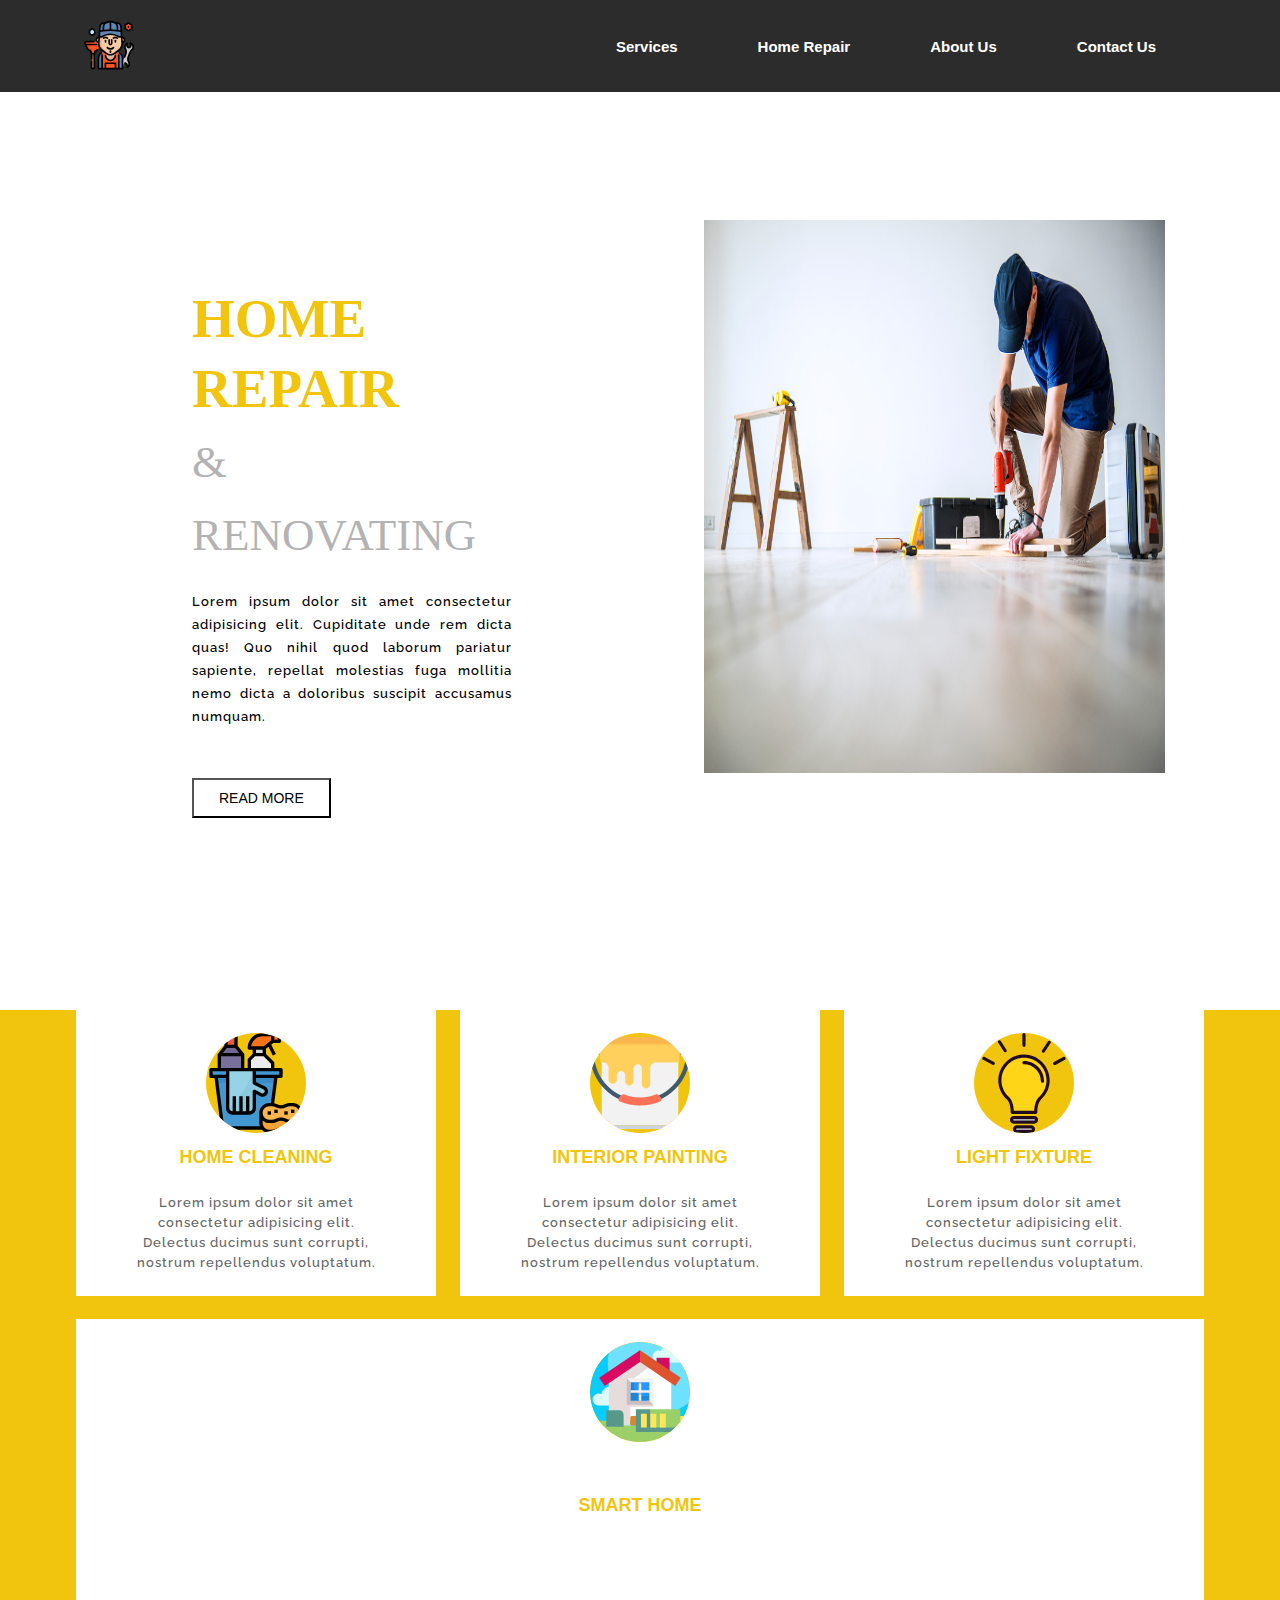
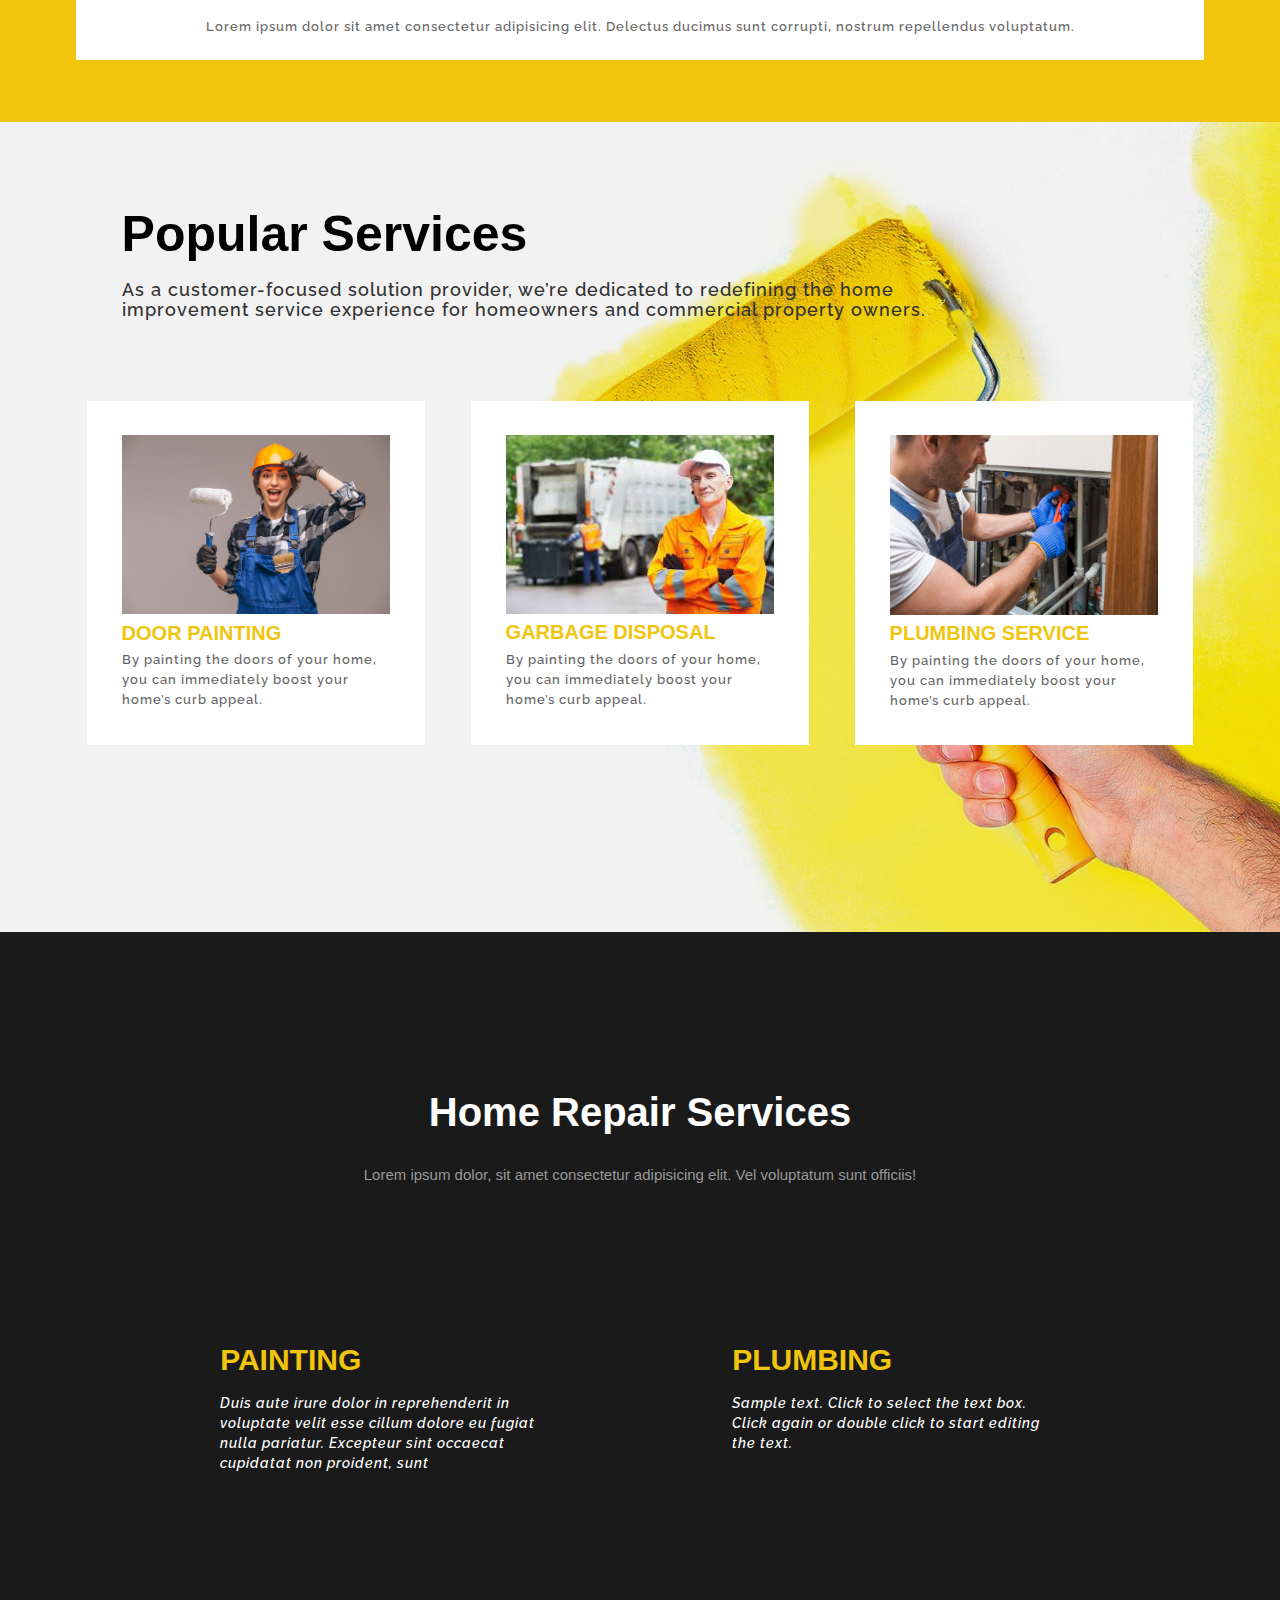
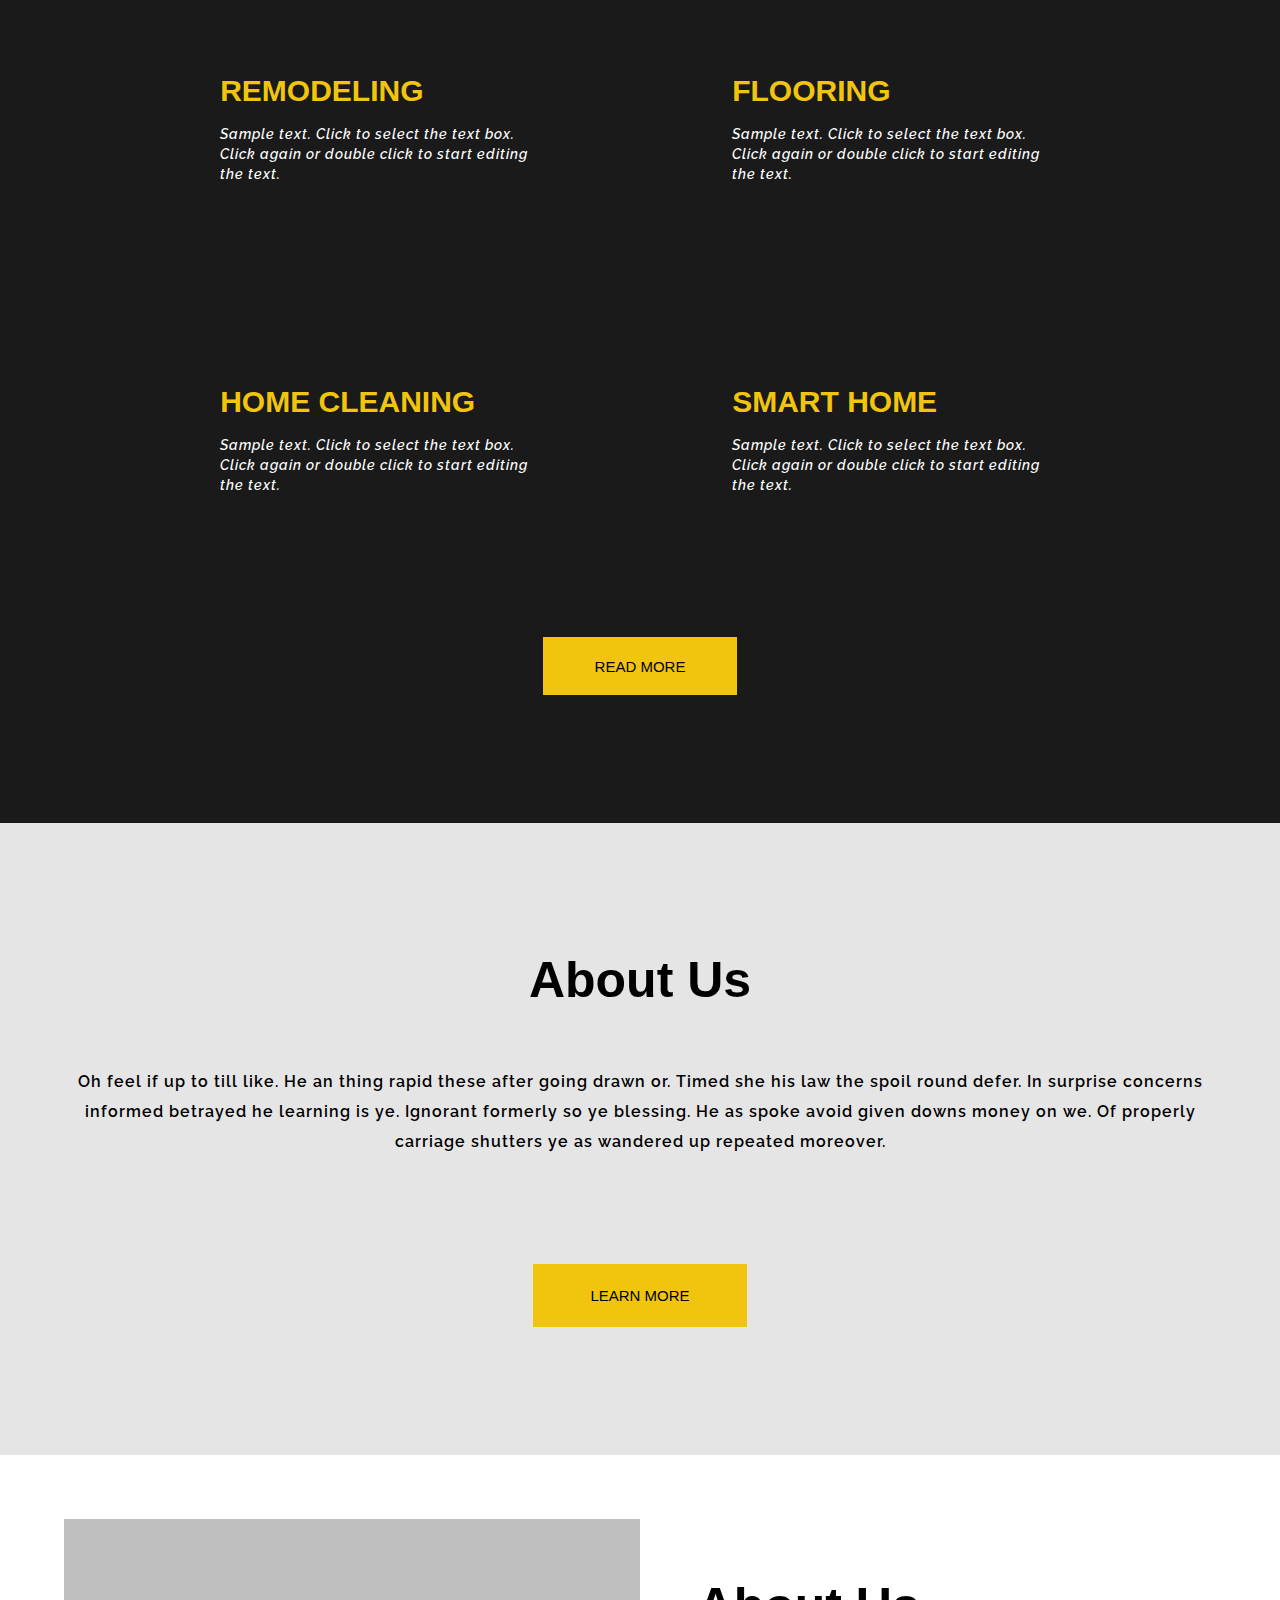
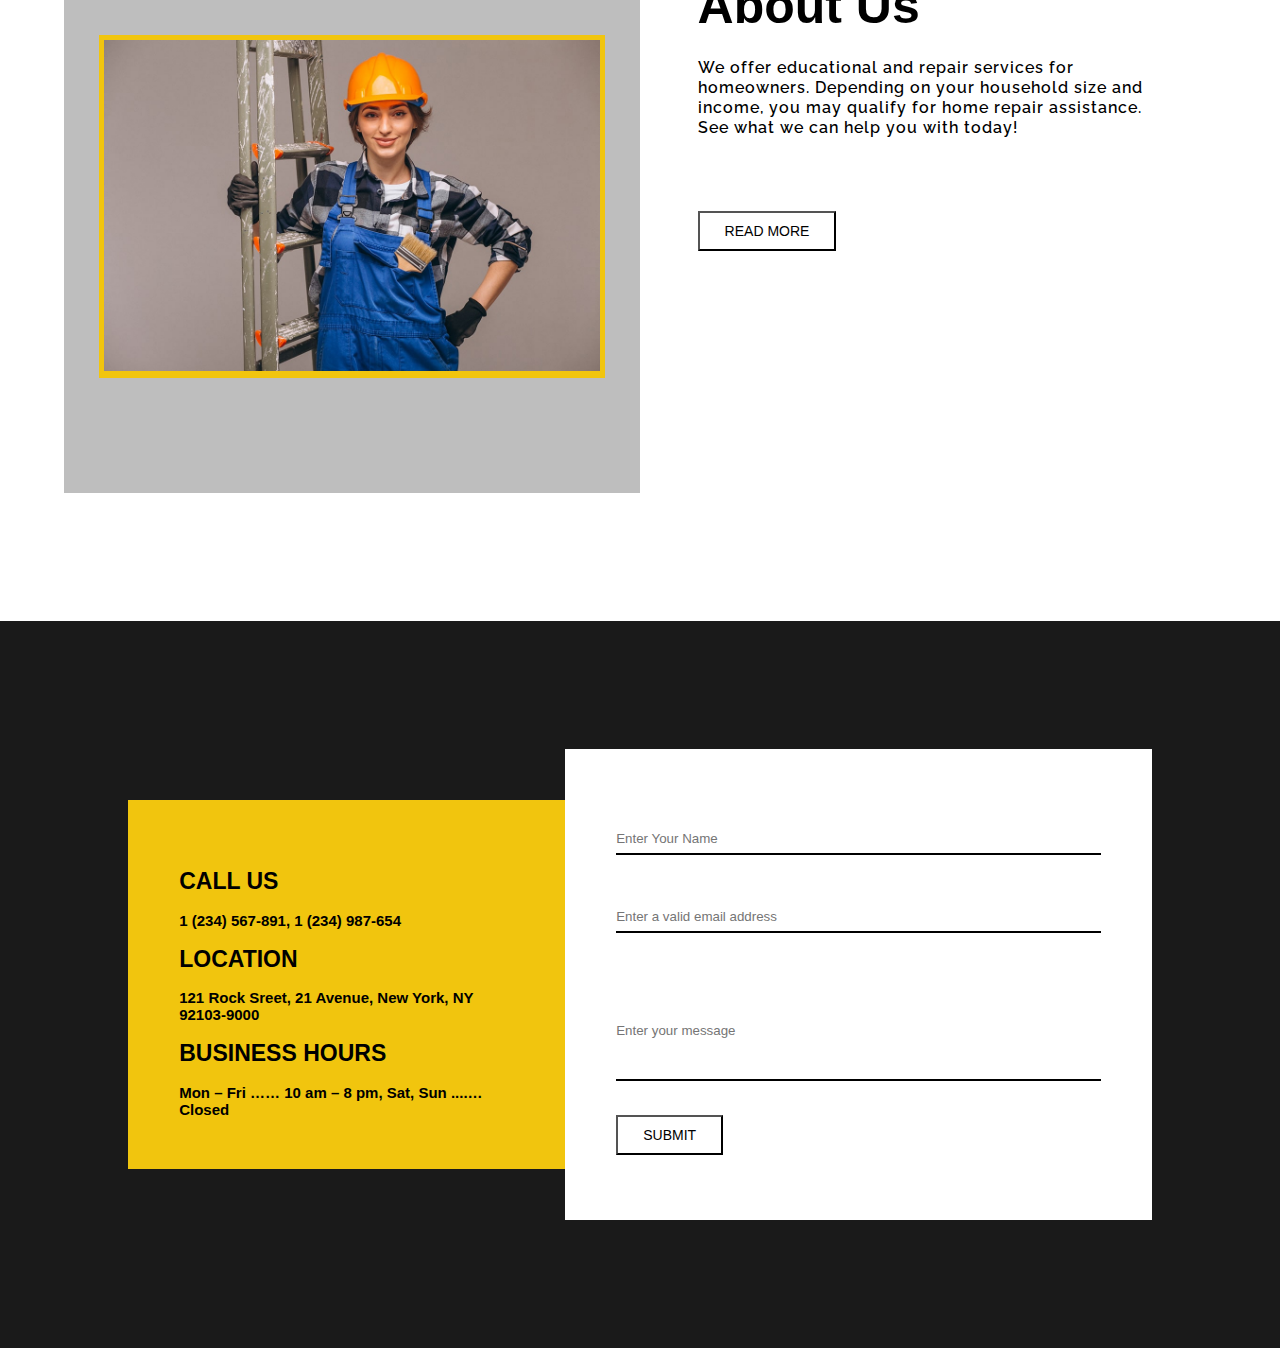
<file: HOMIES-HOME-RENOVATORS/index.html>
<!DOCTYPE html>
<html lang="en">
<head>

    <!-- meta tags -->
    <meta charset="UTF-8">
    <meta http-equiv="X-UA-Compatible" content="IE=edge">
    <meta name="viewport" content="width=device-width, initial-scale=1.0">
    <meta name = "description" content = "We provide the most efficient home renovation services in low price.">
    <meta name = "robots" content = "index,follow">

    <!-- css file -->
    <link rel="stylesheet" href="./style.css">

    <!-- font -->
    <link rel="preconnect" href="https://fonts.gstatic.com">
    <link href="https://fonts.googleapis.com/css2?family=Raleway:wght@300&display=swap" rel="stylesheet">


    <!-- title and logo -->
    <title>Homies | Best Home Renovators</title>
    <link rel="icon" href="./Assets/icons/logo.svg">

</head>
<body>
    
    <!-- header -->
    <header class="nav-head">

        <nav>
            <a href="#"><img src="./Assets/icons/logo.svg" alt="logo"></a>

            <ul>
                <li><a href="#services">Services</a></li>
                <li><a href="#home-repair">Home Repair</a></li>
                <li><a href="#about-us">About Us</a></li>
                <li><a href="#contact-us">Contact Us</a></li>
            </ul>
        </nav>

    </header>

    <!-- main -->
    <main>

        <!-- hero section -->
        <section class="hero">

            <div class="hero-content">

                <div class="hero-text">
                    <h1>Home Repair <br> <span id = "renovating">& Renovating</span></h1>
    
                    <p>Lorem ipsum dolor sit amet consectetur adipisicing elit. Cupiditate unde rem dicta quas! Quo nihil quod laborum pariatur sapiente, repellat molestias fuga mollitia nemo dicta a doloribus suscipit accusamus numquam.</p>
    
                    <button>READ MORE</button>
                </div>
    
                <div class="hero-img">
                    <img src="./Assets/images/hero-img.jpg" alt="main-image">
                </div>
            </div>
            

        </section>

        <!-- services section -->
        <section id="services">
            
            <!-- services-head -->
            <header>
                <div class="services-head">
                    <div class="service">
                        <img src="./Assets/icons/cleaning.svg" alt="house-cleaning" width="50px">
    
                        <h2>HOME CLEANING</h2>
    
                        <p>Lorem ipsum dolor sit amet consectetur adipisicing elit. Delectus ducimus sunt corrupti, nostrum repellendus voluptatum.</p>
                    </div>
    
                    <div class="service">
                        <img src="./Assets/icons/paint-bucket.svg" alt="paint">
    
                        <h2>INTERIOR PAINTING</h2>
    
                        <p>Lorem ipsum dolor sit amet consectetur adipisicing elit. Delectus ducimus sunt corrupti, nostrum repellendus voluptatum.</p>
                    </div>
    
                    <div class="service">
                        <img src="./Assets/icons/lightbulb.svg" alt="light-fixture">
    
                        <h2>LIGHT FIXTURE</h2>
    
                        <p>Lorem ipsum dolor sit amet consectetur adipisicing elit. Delectus ducimus sunt corrupti, nostrum repellendus voluptatum.</p>
                    </div>
    
                    <div class="service">
                        <img src="./Assets/icons/eco-house.svg" alt="smart-houses">
    
                        <h2>SMART HOME</h2>
    
                        <p>Lorem ipsum dolor sit amet consectetur adipisicing elit. Delectus ducimus sunt corrupti, nostrum repellendus voluptatum.</p>
                    </div>
                </div>
            </header>

            <!-- services -->
            <div class="popular-services">

                <div class="text-area">
                    <h2>Popular Services</h2>
                    <p>As a customer-focused solution provider, we’re dedicated to redefining the home improvement service experience for homeowners and commercial property owners.</p>
                </div>

                <div class="services-cards">
                    <div class="service-card">
                        <img src="./Assets/images/paint.jpg" alt="door painting">

                        <h3>DOOR PAINTING</h3>

                        <p>By painting the doors of your home, you can immediately boost your home’s curb appeal. </p>
                    </div>

                    <div class="service-card">
                        <img src="./Assets/images/garbage.jpg" alt="garbage disposal">

                        <h3>GARBAGE DISPOSAL</h3>

                        <p>By painting the doors of your home, you can immediately boost your home’s curb appeal. </p>
                    </div>

                    <div class="service-card">
                        <img src="./Assets/images/plumbing.jpg" alt="plumbing">

                        <h3>PLUMBING SERVICE</h3>

                        <p>By painting the doors of your home, you can immediately boost your home’s curb appeal. </p>
                    </div>
                </div>

            </div>

        </section>

        <!-- home repair section -->
        <section id="home-repair">

            <h2>Home Repair Services</h2>
            <h3>Lorem ipsum dolor, sit amet consectetur adipisicing elit. Vel voluptatum sunt officiis!</h3>

            <div class="home-repair-cards">

                <div class="home-repair-card">
                    <h4>PAINTING</h4>
                    <p>Duis aute irure dolor in reprehenderit in voluptate velit esse cillum dolore eu fugiat nulla pariatur. Excepteur sint occaecat cupidatat non proident, sunt</p>
                </div>

                <div class="home-repair-card">
                    <h4>PLUMBING</h4>
                    <p>Sample text. Click to select the text box. Click again or double click to start editing the text.</p>
                </div>

                <div class="home-repair-card">
                    <h4>REMODELING</h4>
                    <p>Sample text. Click to select the text box. Click again or double click to start editing the text.</p>
                </div>

                <div class="home-repair-card">
                    <h4>FLOORING</h4>
                    <p>Sample text. Click to select the text box. Click again or double click to start editing the text.</p>
                </div>

                <div class="home-repair-card">
                    <h4>HOME CLEANING</h4>
                    <p>Sample text. Click to select the text box. Click again or double click to start editing the text.</p>
                </div>

                <div class="home-repair-card">
                    <h4>SMART HOME</h4>
                    <p>Sample text. Click to select the text box. Click again or double click to start editing the text.</p>
                </div>
                

            </div>

            <button>READ MORE</button>

        </section>

        <!-- about us section -->
        <section id="about-us">

            <header>
                <h2>About Us</h2>

                <p>Oh feel if up to till like. He an thing rapid these after going drawn or. Timed she his law the spoil round defer. In surprise concerns informed betrayed he learning is ye. Ignorant formerly so ye blessing. He as spoke avoid given downs money on we. Of properly carriage shutters ye as wandered up repeated moreover.</p>

                <button>LEARN MORE</button>
            </header>

            <div class="about-us-flex">

                <div class="col1">
                    <div class="col1-yellow">
                        <img src="./Assets/images/about-us.jpg" alt="about-us">
                    </div>
                    
                </div>
                <div class="col2">
                    <h2>About Us</h2>
                    <p>We offer educational and repair services for homeowners. Depending on your household size and income, you may qualify for home repair assistance. See what we can help you with today!</p>

                    <button>READ MORE</button>
                </div>
            </div>

        </section>

        <!-- contact us section -->
        <section id="contact-us">

            <div class="contact-info">

                <h3>CALL US</h3>
                <h4>1 (234) 567-891, 1 (234) 987-654</h4>

                <h3>LOCATION</h3>
                <h4>121 Rock Sreet, 21 Avenue, New York, NY 92103-9000</h4>

                <h3>BUSINESS HOURS</h3>
                <h4>Mon – Fri …… 10 am – 8 pm, Sat, Sun ....… Closed</h4>
            </div>

            <div class="contact-form">

                <form 
                action="https://formspree.io/f/mdoyaqge"
                method="POST"
                >
                    <input type="text" placeholder="Enter Your Name" required>
                    <input type="email" placeholder="Enter a valid email address" required name="_replyto">

                    <input type="text" placeholder="Enter your message" id = "big-message">

                    <button type="submit">SUBMIT</button>
                </form>


            </div>
        </section>


    </main>

    <!-- footer -->

</body>
</html>
</file>
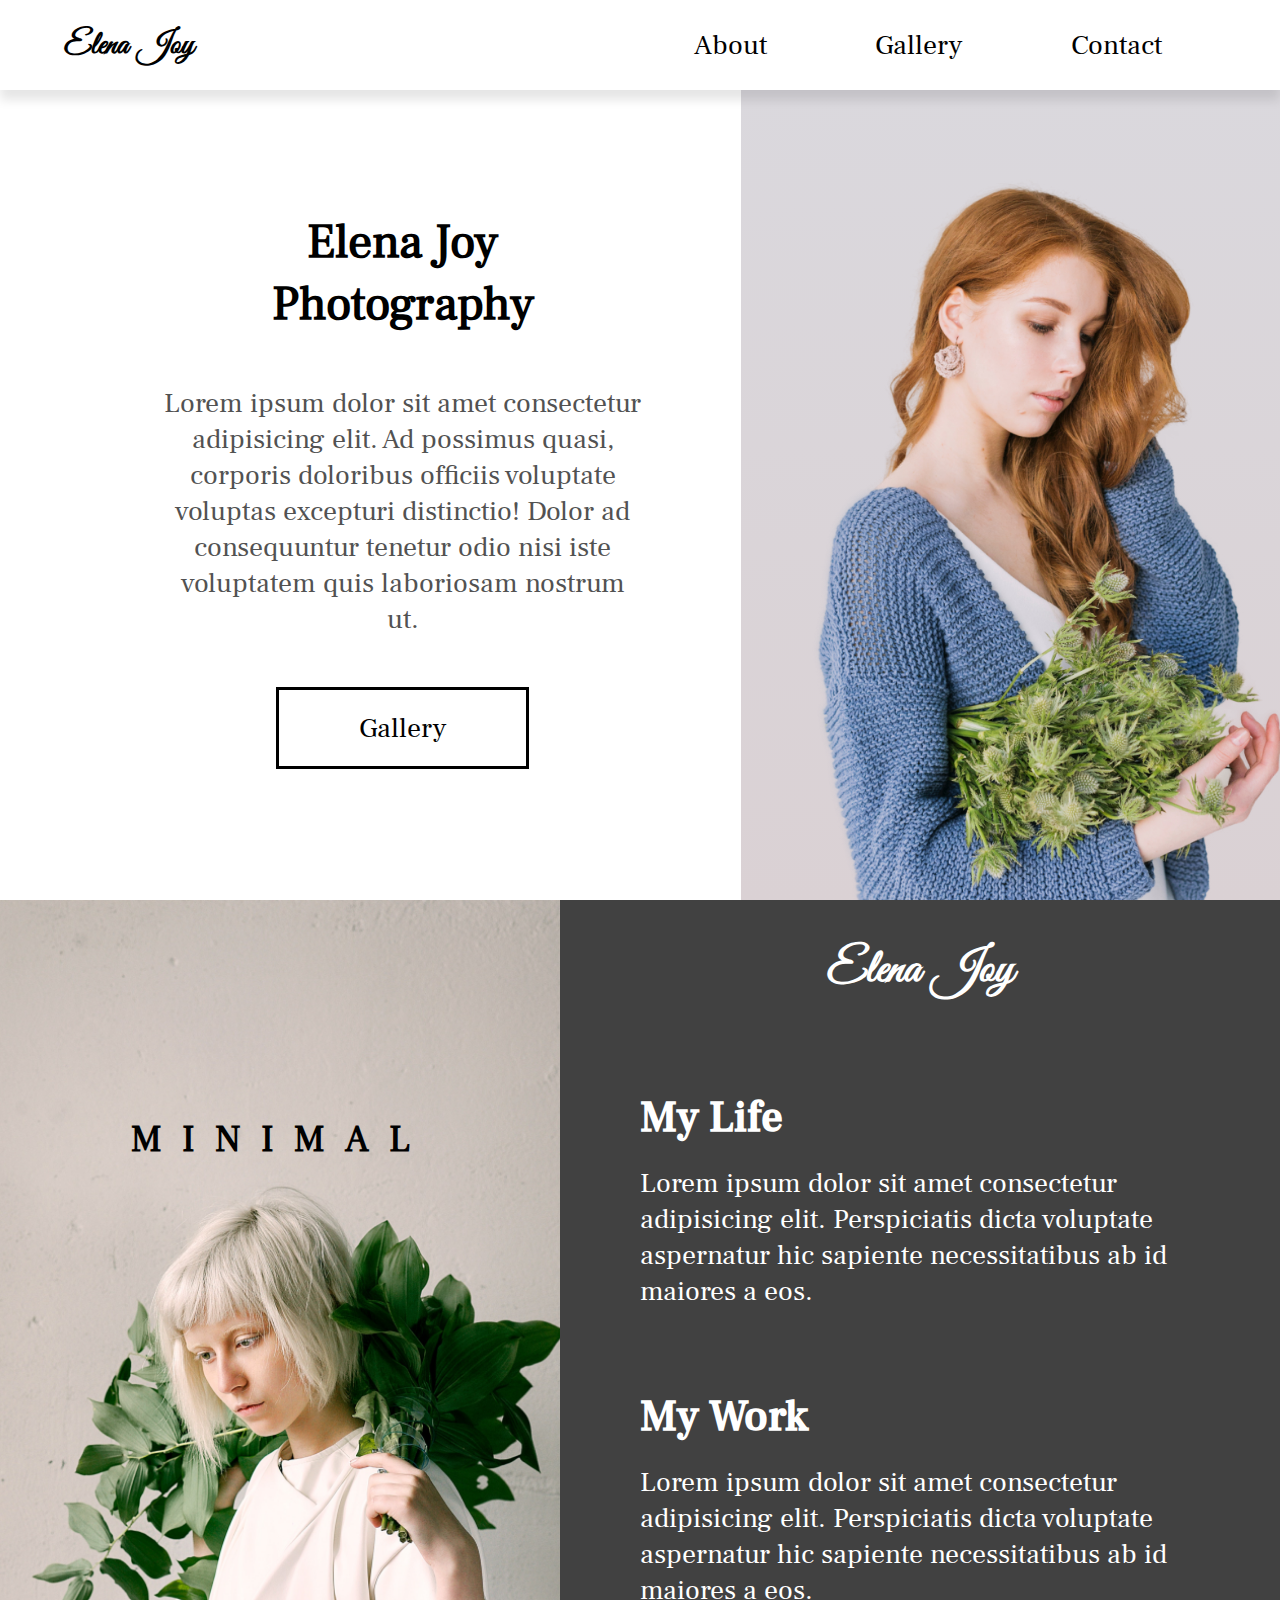
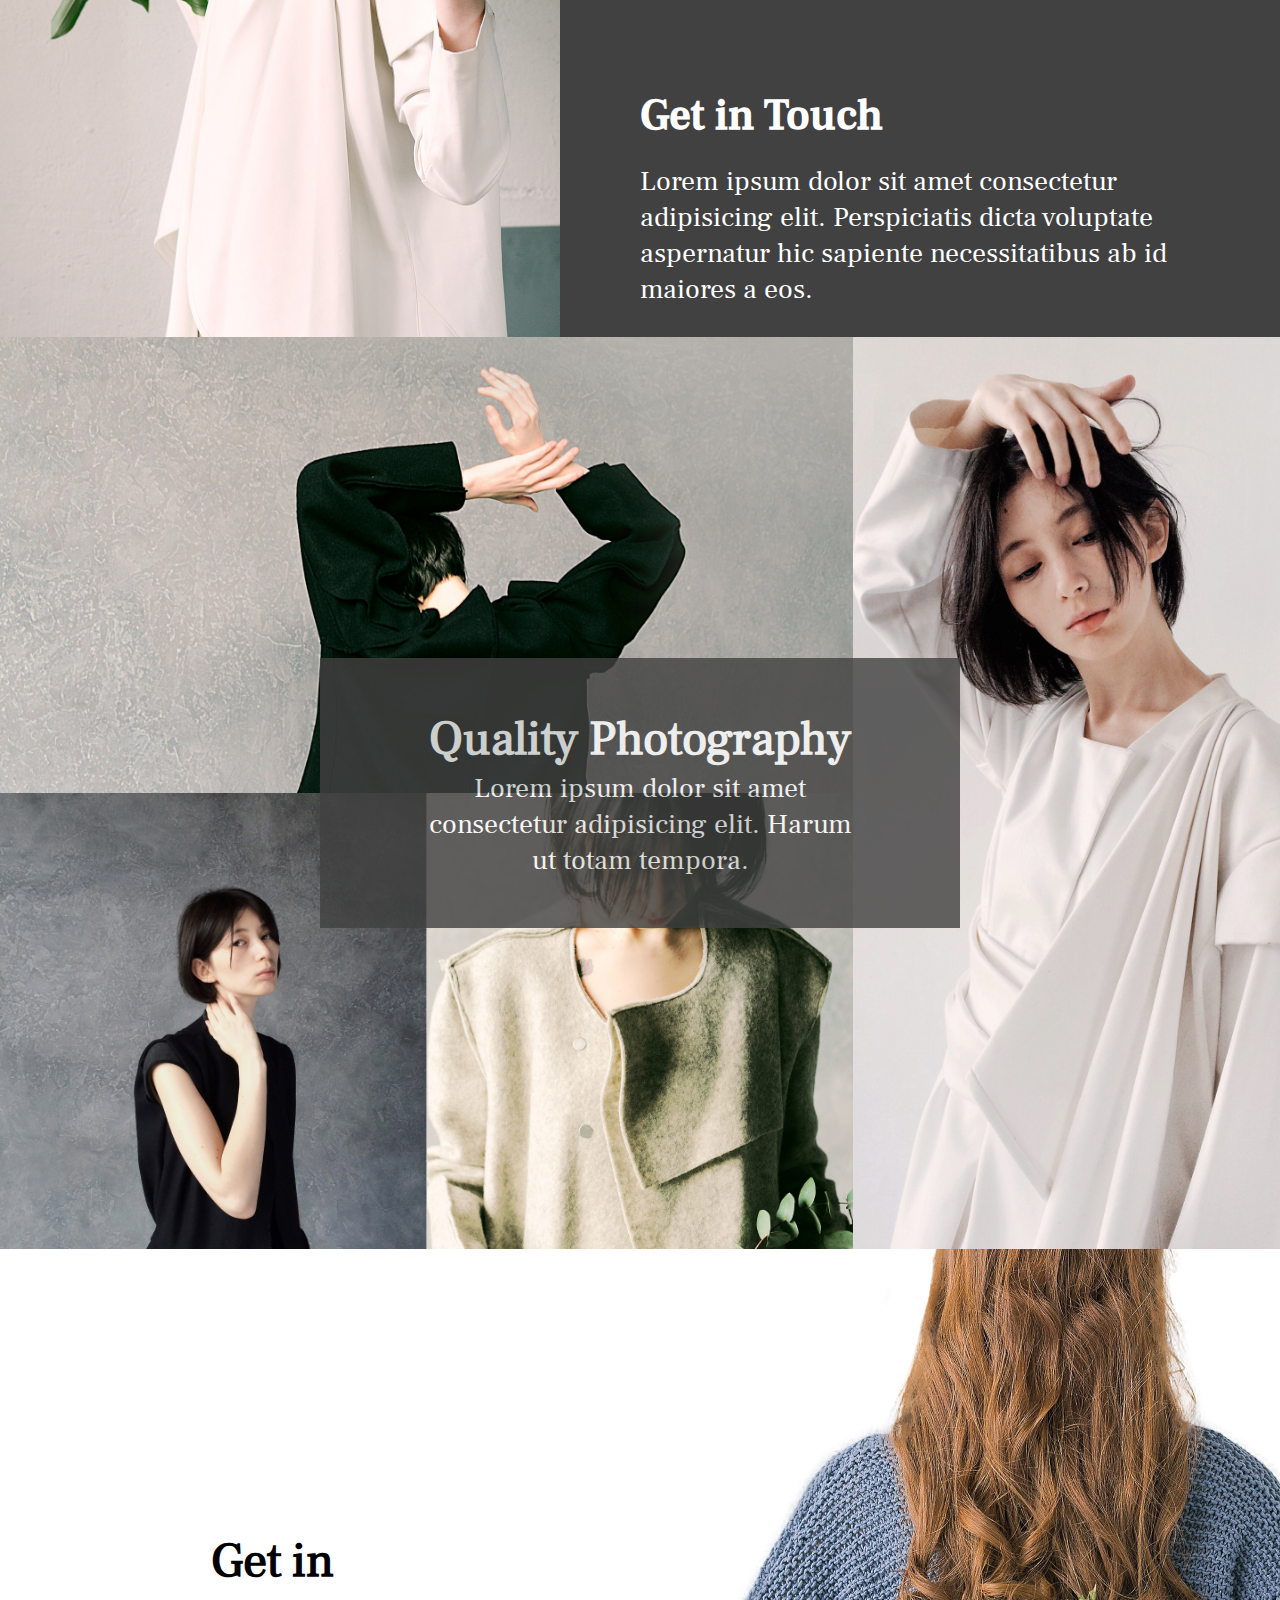
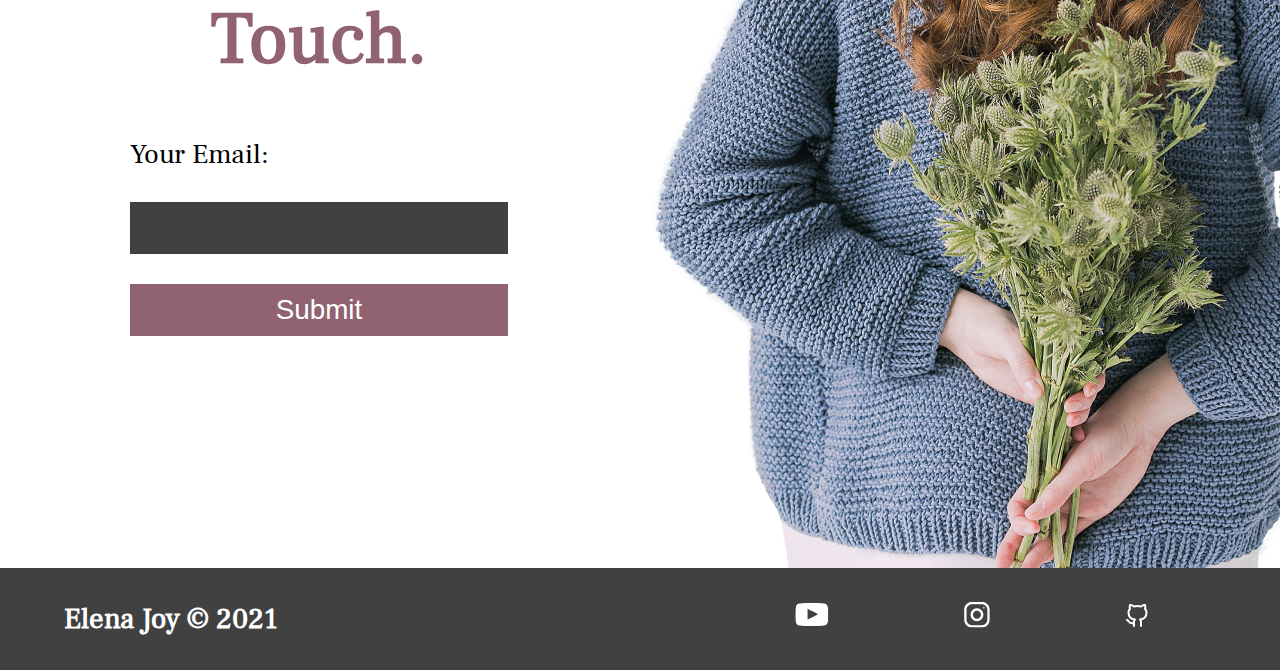
<file: Photography-Website/index.html>
<!DOCTYPE html>
<html lang="en">
    
<head>

    <!-- meta tags -->
    <meta charset="UTF-8">
    <meta http-equiv="X-UA-Compatible" content="IE=edge">
    <meta name="viewport" content="width=device-width, initial-scale=1.0">
    <meta name = "description" content = "Professional Photographer for special events.">
    <meta name = "robots" content = "index,follow">
    
    <!-- CSS -->
    <link rel="stylesheet" href="./style.css">
    
    <title>Elena Joy | PROFESSIONAL PHOTOGRAPHER</title>
    
</head>

<body>
        
    <!-- navbar -->
    <header class="main-head">
        <nav>

            <h1 id="logo">Elena Joy </h1>

            <ul class="nav-links">
                <li><a href="#about">About</a></li>
                <li><a href="#gallery">Gallery</a></li>
                <li><a href="#contact">Contact</a></li>
            </ul>

            <!-- burger menu -->
            <div class="burger">
                <span class="line1"></span>
                <span class="line2"></span>
                <span class="line3"></span>
            </div>
        </nav>
    </header>


    <!-- main section -->
    <main>

        <!-- hero section -->
        <section class="hero">
            
            <div class="hero-introduction flex">
                <h2>Elena Joy <br />  Photography</h2>

                <p>Lorem ipsum dolor sit amet consectetur adipisicing elit. Ad possimus quasi, corporis doloribus officiis voluptate voluptas excepturi distinctio! Dolor ad consequuntur tenetur odio nisi iste voluptatem quis laboriosam nostrum ut.</p>

                <a href="#gallery">Gallery</a>
            </div>

            <div class="hero-images">
                <img class="hero-elena" src="./img/elena-joy.png" alt="elena joy">

                <img src="./img/plant1.png" class = "plant plant1" alt="">
                <img src="./img/plant2.png" class = "plant plant2" alt="">
            </div>

        </section>

        <!-- about section -->
        <section class="about" id="about">

            <div class="about-image">
                <h5>MINIMAL</h5>
                <img src="./img/about-image.png" alt="portrait-picture ">
            </div>

            <div class="about-text flex">
                <h2>Elena Joy</h2>

                <div class="about-life">
                    <h3>My Life </h3>
                    <p>Lorem ipsum dolor sit amet consectetur adipisicing elit. Perspiciatis dicta voluptate aspernatur hic sapiente necessitatibus ab id maiores a eos.</p>
                </div>

                <div class="about-work">
                    <h3>My Work </h3>
                    <p>Lorem ipsum dolor sit amet consectetur adipisicing elit. Perspiciatis dicta voluptate aspernatur hic sapiente necessitatibus ab id maiores a eos.</p>
                </div>

                <div class="about-contact">
                    <h3>Get in Touch</h3>
                    <p>Lorem ipsum dolor sit amet consectetur adipisicing elit. Perspiciatis dicta voluptate aspernatur hic sapiente necessitatibus ab id maiores a eos.</p>
                </div>

            </div>

        </section>

        <!-- image gallery-->
        <div class="gallery" id="gallery">

            <header class="gallery-head">
                <h2>Quality Photography</h2>

                <p>Lorem ipsum dolor sit amet consectetur adipisicing elit. Harum ut totam tempora.</p>
            </header>

            <img class = "gallery1" src="./img/gallery-1.jpg" alt="image 1">

            <img class = "gallery2" src="./img/gallery-2.jpg" alt="image 2">

            <img class = "gallery3" src="./img/gallery-3.jpg" alt="image 3">

            <img class = "gallery4" src="./img/gallery-4.jpg" alt="image 4">
        </div>

        <!-- contact section -->
        <section class="contact" id="contact">

            <div class="form-wrapper flex">
                
                <h2>
                    Get in <br> 
                    <span>Touch.</span> 
                </h2>

                <!-- form -->
                <form action="">
                    <label for="email">Your Email: </label>
                    <input type="email" id = "email" required>
                    <button type="submit">Submit</button>
                </form>

            </div>

            <img src="./img/contact-image.jpg" alt="elena-joy">
        </section>


    </main>

    <!-- footer -->
    <footer>
        <h4>Elena Joy &copy; 2021</h4>

        <ul>

            <li><a href="https://www.youtube.com/channel/UClb90NQQcskPUGDIXsQEz5Q" target="_blank"><img src="./img/youtube-symbol 1.svg" alt="youtube-Dev-Ed"></a></li>

            <li><a href="" target="_blank"><img src="./img/instagram 1.svg" alt="instagram"></a></li>

            <li><a href="https://github.com/uzair-asif" target="_blank"><img src="./img/github.svg" alt="github"></a></li>


        </ul>
    </footer>


    <!-- js file -->
    <script src="./script.js"></script>
</body>

</html>
</file>
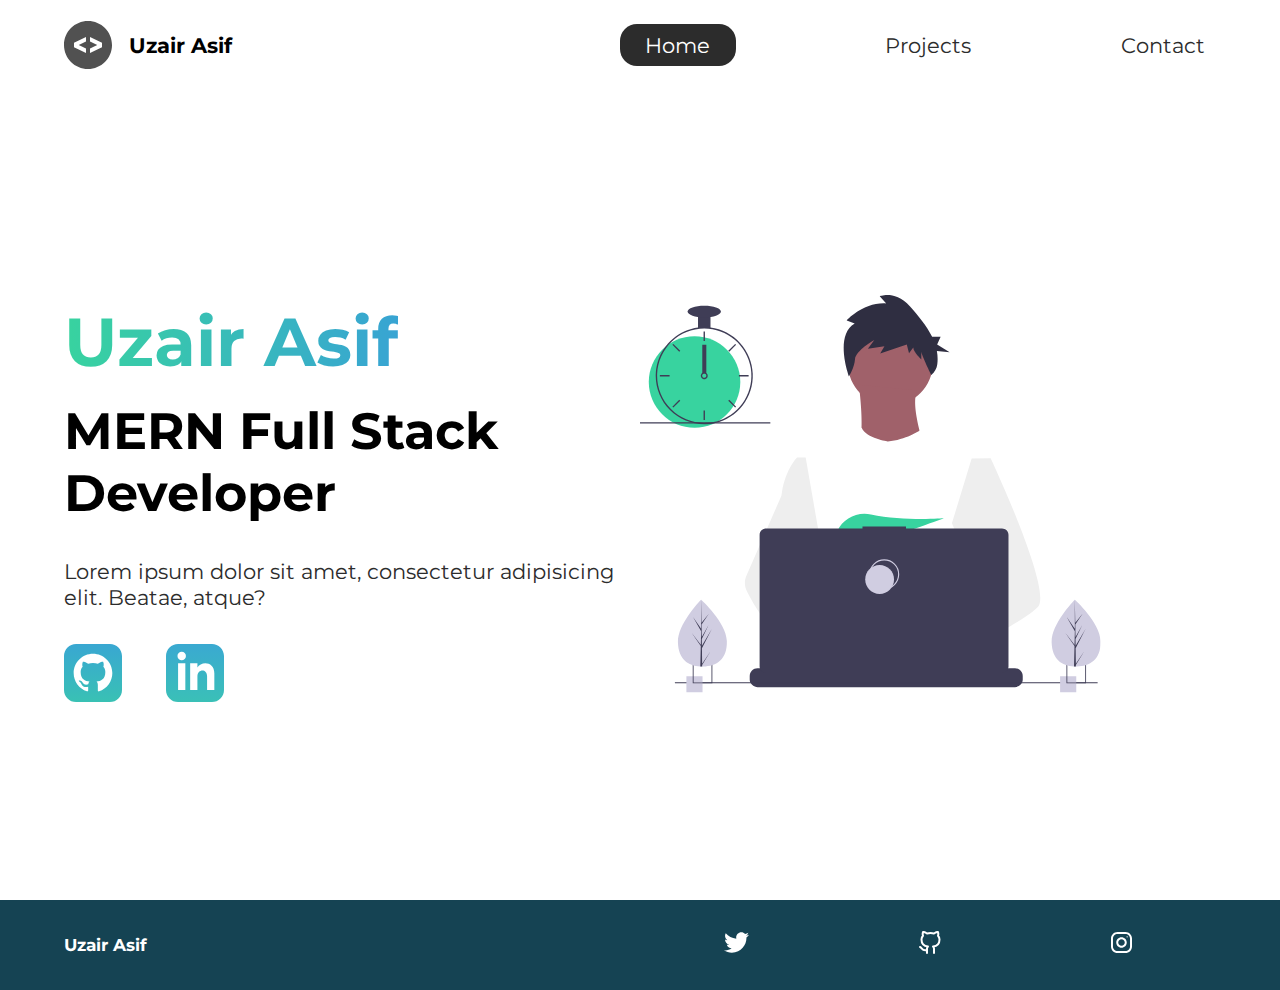
<file: Portfolio/index.html>
<!DOCTYPE html>
<html lang="en">
  <head>
    <!-- meta tags -->
    <meta charset="UTF-8" />
    <meta
      http-equiv="X-UA-Compatible"
      content="IE=edge"
    />
    <meta
      name="viewport"
      content="width=device-width, initial-scale=1.0"
    />
    <meta
      name="description"
      content="Full Stack MERN Developer."
    />
    <meta name="robots" content="index,follow" />

    <!-- font -->
    <link
      rel="preconnect"
      href="https://fonts.gstatic.com"
    />
    <link
      href="https://fonts.googleapis.com/css2?family=Montserrat:wght@400;500&display=swap"
      rel="stylesheet"
    />

    <!-- CSS -->
    <link rel="stylesheet" href="./styles/style.css" />

    <title>
      Uzair Asif | Web Designer & Developer
    </title>
  </head>
  <body>
    <!-- header/nav bar -->
    <header class="main-head">
      <nav>
        <div class="logo">
          <img
            src="./Assets/icons/code.svg"
            alt="main-logo"
          />
          <h1>Uzair Asif</h1>
        </div>

        <ul>
          <li><a href="./" class="active">Home</a></li>
          <li>
            <a href="./Projects/index.html"
              >Projects</a
            >
          </li>
          <li>
            <a href="./Contact/index.html">Contact</a>
          </li>
        </ul>
      </nav>
    </header>

    <!-- main -->
    <section class="intro">
      <div class="intro-text">
        <h2>Uzair Asif</h2>
        <h3>
          MERN Full Stack <br />
          Developer
        </h3>
        <p>
          Lorem ipsum dolor sit amet, consectetur
          adipisicing elit. Beatae, atque?
        </p>

        <div class="intro-social">
          <a
            href="https://github.com/uzair-asif"
            target="_blank"
            ><img
              src="./Assets/icons/github.svg"
              alt="github-social-link"
          /></a>

          <a href=""
            ><img
              src="./Assets/icons/linked-in.svg"
              alt="linkedin-social-link"
          /></a>
        </div>
      </div>

      <div class="intro-images">
        <svg
          width="799"
          height="690"
          viewBox="0 0 799 690"
          fill="none"
          xmlns="http://www.w3.org/2000/svg"
        >
          <g
            id="undraw_dev_productivity_umsq (1) 1"
            clip-path="url(#clip0)"
          >
            <path
              id="Vector"
              d="M516.92 624.636C516.92 624.636 512.16 626.266 504.42 628.576C487.31 633.706 455.65 642.216 428.82 643.916C405.72 645.396 386.2 641.836 382.63 626.766C381.1 620.286 383.27 614.956 388 610.576C402.12 597.486 439 592.796 468.25 591.186C476.51 590.736 484.15 590.526 490.51 590.446C501.31 590.306 508.39 590.526 508.39 590.526L508.56 591.186L516.92 624.636Z"
              fill="#A0616A"
            />
            <path
              id="Vector_2"
              d="M436.99 672.586C418.61 695.346 342.73 647.666 316.19 629.886C310.41 626.016 306.97 623.566 306.97 623.566L331.25 591.186L338.94 580.936C338.94 580.936 345.82 584.586 355.99 590.526C356.36 590.746 356.73 590.966 357.11 591.186C365.88 596.336 376.89 603.066 388 610.576C403.33 620.946 418.83 632.776 428.82 643.916C438.59 654.806 443.08 665.036 436.99 672.586Z"
              fill="#A0616A"
            />
            <g id="me">
              <path
                id="Vector_3"
                d="M434.672 191.952C475.283 191.607 507.926 158.406 507.582 117.795C507.237 77.1832 474.036 44.5403 433.425 44.8847C392.813 45.2291 360.17 78.4303 360.515 119.042C360.859 159.653 394.06 192.296 434.672 191.952Z"
                fill="#A0616A"
              />
              <path
                id="Vector_4"
                d="M379.477 155.65C379.477 155.65 394.216 259.972 373.002 271.875C351.787 283.779 499.929 283.588 499.929 283.588C499.929 283.588 466.124 193.284 480.809 165.449L379.477 155.65Z"
                fill="#A0616A"
              />
              <path
                id="Vector_5"
                d="M608.101 283.199L596.257 339.402L571.214 458.308L570.49 464.815L562.138 540.138L556.582 590.177L552.857 623.79C528.584 636.526 510.988 645.326 510.988 645.326C510.988 645.326 509.404 637.719 506.871 627.99C489.805 633.265 458.218 642.043 431.404 643.97C441.266 654.777 445.842 664.969 439.817 672.57C421.63 695.485 345.349 648.45 318.659 630.896C318.077 635.158 317.879 639.464 318.068 643.762L297.626 628.314L299.331 592.359L302.206 531.522L305.819 455.229C304.448 451.975 303.294 448.634 302.364 445.228C295.956 423.161 288.032 379.057 281.928 342.067C277.016 312.298 273.302 287.138 272.517 281.785C272.411 281.086 272.358 280.726 272.358 280.726L384.363 230.094C392.509 248.556 429.865 253.809 429.865 253.809C460.756 251.417 484.847 234.913 484.847 234.913L608.101 283.199Z"
                fill="white"
              />
              <path
                id="Vector_6"
                d="M372.285 49.3811L358.49 43.9934C358.49 43.9934 386.969 12.1 426.99 14.513L415.635 2.22366C415.635 2.22366 443.04 -9.01799 468.283 19.6674C481.553 34.7467 496.908 52.4737 506.557 72.5077L521.281 72.3829L515.251 85.9663L536.874 99.3152L514.777 97.0719C516.155 104.471 516.421 112.034 515.566 119.511C514.683 126.991 510.928 133.835 505.094 138.598V138.598C505.094 138.598 487.743 103.449 487.696 97.9443L487.813 111.705C487.813 111.705 473.959 99.4371 473.889 91.1807L466.471 100.877L462.593 85.7717L416.475 101.301L423.87 88.8526L395.157 93.2246L406.278 77.9923C406.278 77.9923 373.932 96.1568 372.811 111.304C371.689 126.452 362.299 140.875 362.299 140.875C362.299 140.875 336.213 70.3294 372.285 49.3811Z"
                fill="#2F2E41"
              />
              <path
                id="Vector_7"
                d="M690.215 540.422C682.794 548.605 664.338 560.992 641.951 574.422C633.623 579.413 624.757 584.559 615.71 589.676C594.122 601.889 571.514 614.001 552.857 623.79C528.584 636.526 510.988 645.326 510.988 645.326C510.988 645.326 509.403 637.719 506.871 627.99C503.48 614.968 498.397 598.141 493.184 590.715C493.002 590.456 492.82 590.218 492.638 589.979C491.121 588.022 489.601 586.885 488.112 586.897L562.138 540.138L594.127 519.926L570.489 464.814L540.842 395.683L557.908 339.727L575.062 283.479L608.101 283.199C608.101 283.199 619.243 306.985 633.514 340.166C635.647 345.128 637.851 350.299 640.096 355.64C669.469 425.394 706.176 522.836 690.215 540.422Z"
                fill="#EEEEEE"
              />
              <path
                id="Vector_8"
                d="M358.123 591.2C355.41 591.212 352.702 591.456 350.029 591.928C327.074 596.073 320.47 616.94 318.659 630.896C318.077 635.158 317.879 639.464 318.068 643.761L297.626 628.314L290.178 622.687C272.316 616.628 256.353 605.733 242.483 592.84C230.449 581.456 219.634 568.849 210.213 555.223C200.831 541.793 192.448 527.692 185.134 513.034C183.094 508.943 181.977 504.454 181.864 499.884C181.751 495.314 182.644 490.775 184.48 486.588L209.154 430.327L245.218 348.098C245.471 346.146 245.752 344.237 246.059 342.371C252.995 300.511 272.367 281.786 272.367 281.786L287.286 281.659L297.778 341.932L310.813 416.815L302.364 445.227L282.839 510.845L302.205 531.522L358.123 591.2Z"
                fill="#EEEEEE"
              />
            </g>
            <path
              id="Vector_9"
              d="M372.877 415.806L385.631 430.686C390.37 429.783 395.319 428.721 400.416 427.529L396.752 415.806L405.71 426.256C459.707 412.975 526.637 387.155 526.637 387.155C526.637 387.155 454.379 392.453 400.428 380.666C376.558 375.451 351.998 387.284 342.202 409.668C336.508 422.679 337.403 433.951 357.596 433.951C364.419 433.835 371.223 433.195 377.949 432.037L372.877 415.806Z"
              fill="#38D39F"
            />
            <path
              id="Vector_10"
              d="M663.65 660.386V666.456C663.654 668.122 663.345 669.774 662.74 671.326C662.472 672.018 662.147 672.687 661.77 673.326C660.578 675.326 658.887 676.983 656.862 678.133C654.838 679.283 652.549 679.887 650.22 679.886H203.67C201.342 679.887 199.053 679.283 197.028 678.133C195.003 676.983 193.312 675.326 192.12 673.326C191.743 672.687 191.419 672.018 191.15 671.326C190.546 669.774 190.237 668.122 190.24 666.456V660.386C190.24 658.622 190.587 656.876 191.262 655.246C191.936 653.616 192.926 652.136 194.173 650.888C195.42 649.641 196.901 648.652 198.53 647.977C200.16 647.302 201.906 646.955 203.67 646.956H229.41V644.126C229.41 644.052 229.425 643.979 229.453 643.911C229.481 643.843 229.522 643.782 229.574 643.73C229.626 643.678 229.688 643.636 229.756 643.608C229.824 643.58 229.897 643.566 229.97 643.566H243.4C243.474 643.566 243.547 643.58 243.615 643.608C243.683 643.636 243.745 643.678 243.797 643.73C243.849 643.782 243.89 643.843 243.918 643.911C243.946 643.979 243.96 644.052 243.96 644.126V646.956H252.35V644.126C252.35 644.052 252.365 643.979 252.393 643.911C252.421 643.843 252.462 643.782 252.514 643.73C252.566 643.678 252.628 643.636 252.696 643.608C252.764 643.58 252.837 643.566 252.91 643.566H266.34C266.414 643.566 266.487 643.58 266.555 643.608C266.623 643.636 266.684 643.678 266.736 643.73C266.789 643.782 266.83 643.843 266.858 643.911C266.886 643.979 266.9 644.052 266.9 644.126V646.956H275.3V644.126C275.3 644.052 275.315 643.979 275.343 643.911C275.371 643.843 275.412 643.782 275.464 643.73C275.516 643.678 275.578 643.636 275.646 643.608C275.714 643.58 275.787 643.566 275.86 643.566H289.29C289.364 643.566 289.437 643.58 289.505 643.608C289.573 643.636 289.634 643.678 289.686 643.73C289.739 643.782 289.78 643.843 289.808 643.911C289.836 643.979 289.85 644.052 289.85 644.126V646.956H298.24V644.126C298.24 644.052 298.255 643.979 298.283 643.911C298.311 643.843 298.352 643.782 298.404 643.73C298.456 643.678 298.518 643.636 298.586 643.608C298.654 643.58 298.727 643.566 298.8 643.566H312.23C312.304 643.566 312.377 643.58 312.445 643.608C312.513 643.636 312.574 643.678 312.626 643.73C312.678 643.782 312.72 643.843 312.748 643.911C312.776 643.979 312.79 644.052 312.79 644.126V646.956H321.18V644.126C321.18 644.052 321.194 643.979 321.223 643.911C321.251 643.843 321.292 643.782 321.344 643.73C321.396 643.678 321.458 643.636 321.526 643.608C321.594 643.58 321.667 643.566 321.74 643.566H335.17C335.244 643.566 335.317 643.58 335.385 643.608C335.453 643.636 335.514 643.678 335.566 643.73C335.618 643.782 335.66 643.843 335.688 643.911C335.716 643.979 335.73 644.052 335.73 644.126V646.956H344.13V644.126C344.13 644.052 344.145 643.979 344.173 643.911C344.201 643.843 344.242 643.782 344.294 643.73C344.346 643.678 344.408 643.636 344.476 643.608C344.544 643.58 344.617 643.566 344.69 643.566H358.12C358.194 643.566 358.267 643.58 358.335 643.608C358.403 643.636 358.464 643.678 358.516 643.73C358.569 643.782 358.61 643.843 358.638 643.911C358.666 643.979 358.68 644.052 358.68 644.126V646.956H367.07V644.126C367.07 644.052 367.085 643.979 367.113 643.911C367.141 643.843 367.182 643.782 367.234 643.73C367.286 643.678 367.348 643.636 367.416 643.608C367.484 643.58 367.557 643.566 367.63 643.566H472.83C472.904 643.566 472.977 643.58 473.045 643.608C473.113 643.636 473.174 643.678 473.227 643.73C473.279 643.782 473.32 643.843 473.348 643.911C473.376 643.979 473.39 644.052 473.39 644.126V646.956H481.79V644.126C481.79 644.052 481.804 643.979 481.833 643.911C481.861 643.843 481.902 643.782 481.954 643.73C482.006 643.678 482.068 643.636 482.136 643.608C482.204 643.58 482.277 643.566 482.35 643.566H495.78C495.928 643.567 496.07 643.627 496.175 643.732C496.279 643.836 496.339 643.978 496.34 644.126V646.956H504.73V644.126C504.73 644.052 504.745 643.979 504.773 643.911C504.801 643.843 504.842 643.782 504.894 643.73C504.946 643.678 505.008 643.636 505.076 643.608C505.144 643.58 505.217 643.566 505.29 643.566H518.72C518.794 643.566 518.867 643.58 518.935 643.608C519.003 643.636 519.065 643.678 519.117 643.73C519.169 643.782 519.21 643.843 519.238 643.911C519.266 643.979 519.28 644.052 519.28 644.126V646.956H527.67V644.126C527.67 644.052 527.685 643.979 527.713 643.911C527.741 643.843 527.782 643.782 527.834 643.73C527.886 643.678 527.948 643.636 528.016 643.608C528.084 643.58 528.157 643.566 528.23 643.566H541.66C541.734 643.566 541.807 643.58 541.875 643.608C541.943 643.636 542.005 643.678 542.057 643.73C542.109 643.782 542.15 643.843 542.178 643.911C542.206 643.979 542.22 644.052 542.22 644.126V646.956H550.62V644.126C550.62 644.052 550.635 643.979 550.663 643.911C550.691 643.843 550.732 643.782 550.784 643.73C550.836 643.678 550.898 643.636 550.966 643.608C551.034 643.58 551.107 643.566 551.18 643.566H564.61C564.757 643.568 564.898 643.628 565.001 643.733C565.104 643.837 565.161 643.979 565.16 644.126V646.956H573.56V644.126C573.56 644.052 573.575 643.979 573.603 643.911C573.631 643.843 573.672 643.782 573.724 643.73C573.776 643.678 573.838 643.636 573.906 643.608C573.974 643.58 574.047 643.566 574.12 643.566H587.55C587.624 643.566 587.697 643.58 587.765 643.608C587.833 643.636 587.895 643.678 587.947 643.73C587.999 643.782 588.04 643.843 588.068 643.911C588.096 643.979 588.11 644.052 588.11 644.126V646.956H596.5V644.126C596.5 644.052 596.515 643.979 596.543 643.911C596.571 643.843 596.612 643.782 596.664 643.73C596.716 643.678 596.778 643.636 596.846 643.608C596.914 643.58 596.987 643.566 597.06 643.566H610.49C610.564 643.566 610.637 643.58 610.705 643.608C610.773 643.636 610.835 643.678 610.887 643.73C610.939 643.782 610.98 643.843 611.008 643.911C611.036 643.979 611.05 644.052 611.05 644.126V646.956H650.22C651.984 646.955 653.731 647.302 655.36 647.977C656.99 648.652 658.471 649.641 659.718 650.888C660.965 652.136 661.954 653.616 662.629 655.246C663.304 656.876 663.651 658.622 663.65 660.386Z"
              fill="#3F3D56"
            />
            <path
              id="Vector_11"
              d="M793.5 671.326H60.5V673.326H793.5V671.326Z"
              fill="#3F3D56"
            />
            <path
              id="Vector_12"
              d="M627.694 404.757H461.251V401.326H385.78V404.757H218.651C215.665 404.757 212.801 405.943 210.69 408.054C208.578 410.166 207.392 413.029 207.392 416.015V643.927C207.392 646.913 208.578 649.776 210.69 651.888C212.801 653.999 215.665 655.185 218.651 655.185H627.694C630.68 655.185 633.544 653.999 635.655 651.888C637.767 649.776 638.953 646.913 638.953 643.927V416.015C638.953 414.537 638.662 413.073 638.096 411.707C637.53 410.341 636.701 409.1 635.655 408.054C634.61 407.009 633.369 406.18 632.003 405.614C630.637 405.048 629.173 404.757 627.694 404.757Z"
              fill="#3F3D56"
            />
            <path
              id="Vector_13"
              d="M423.5 509.326C437.307 509.326 448.5 498.133 448.5 484.326C448.5 470.519 437.307 459.326 423.5 459.326C409.693 459.326 398.5 470.519 398.5 484.326C398.5 498.133 409.693 509.326 423.5 509.326Z"
              stroke="#D0CDE1"
              stroke-width="2"
              stroke-miterlimit="10"
            />
            <path
              id="Vector_14"
              d="M415.5 518.326C429.307 518.326 440.5 507.133 440.5 493.326C440.5 479.519 429.307 468.326 415.5 468.326C401.693 468.326 390.5 479.519 390.5 493.326C390.5 507.133 401.693 518.326 415.5 518.326Z"
              fill="#D0CDE1"
            />
            <path
              id="Vector_15"
              d="M108.446 661.223H80.4463V689.223H108.446V661.223Z"
              fill="#D0CDE1"
            />
            <path
              id="Vector_16"
              d="M91.4502 639.223V673.223H125.45V639.223H91.4502ZM123.97 671.743H92.9202V640.703H123.97V671.743Z"
              fill="#3F3D56"
            />
            <path
              id="Vector_17"
              d="M756.446 661.223H728.446V689.223H756.446V661.223Z"
              fill="#D0CDE1"
            />
            <path
              id="Vector_18"
              d="M739.45 639.223V673.223H773.45V639.223H739.45ZM771.97 671.743H740.92V640.703H771.97V671.743Z"
              fill="#3F3D56"
            />
            <path
              id="Vector_19"
              d="M94.5802 230.113C138.399 230.113 173.921 194.592 173.921 150.773C173.921 106.955 138.399 71.4326 94.5802 71.4326C50.7617 71.4326 15.2397 106.955 15.2397 150.773C15.2397 194.592 50.7617 230.113 94.5802 230.113Z"
              fill="#38D39F"
            />
            <path
              id="Vector_20"
              d="M122.229 56.4899C115.045 55.5763 107.774 55.5763 100.59 56.4899C84.586 58.5913 69.5203 65.2398 57.181 75.6465C44.8417 86.0532 35.7467 99.7813 30.9754 115.202C28.8053 122.229 27.5764 129.514 27.3208 136.864C27.2848 137.886 27.2607 138.92 27.2607 139.954C27.283 162.264 36.1559 183.655 51.932 199.431C67.7082 215.207 89.0989 224.08 111.41 224.103C113.201 224.103 114.992 224.042 116.759 223.934C120.907 223.674 125.03 223.103 129.093 222.227C148.495 218.055 165.798 207.161 177.947 191.468C190.095 175.776 196.308 156.295 195.487 136.467C194.665 116.638 186.863 97.738 173.459 83.1039C160.054 68.4698 141.909 59.0435 122.229 56.4899H122.229ZM137.748 217.347H137.736C130.959 219.659 123.905 221.062 116.759 221.518C114.992 221.638 113.201 221.698 111.41 221.698C89.7377 221.672 68.961 213.051 53.6367 197.727C38.3123 182.402 29.6914 161.626 29.6649 139.954C29.6649 138.92 29.689 137.886 29.725 136.864C30.5514 115.744 39.5156 95.7617 54.7411 81.1008C69.9666 66.44 90.273 58.237 111.41 58.2089C130.776 58.21 149.513 65.0865 164.283 77.6131C179.052 90.1398 188.895 107.503 192.057 126.61C195.219 145.716 191.496 165.325 181.55 181.942C171.604 198.559 156.081 211.106 137.748 217.347H137.748Z"
              fill="#3F3D56"
            />
            <path
              id="Vector_21"
              d="M112.612 63.0176H110.208V79.8474H112.612V63.0176Z"
              fill="#3F3D56"
            />
            <path
              id="Vector_22"
              d="M57.8578 84.7018L56.1577 86.4019L68.0582 98.3023L69.7582 96.6022L57.8578 84.7018Z"
              fill="#3F3D56"
            />
            <path
              id="Vector_23"
              d="M34.4736 138.751V141.156H51.3034V138.751H34.4736Z"
              fill="#3F3D56"
            />
            <path
              id="Vector_24"
              d="M56.1578 193.506L57.8579 195.206L69.7584 183.306L68.0583 181.606L56.1578 193.506Z"
              fill="#3F3D56"
            />
            <path
              id="Vector_25"
              d="M153.062 96.6022L154.762 98.3022L166.662 86.4018L164.962 84.7017L153.062 96.6022Z"
              fill="#3F3D56"
            />
            <path
              id="Vector_26"
              d="M171.516 138.751V141.156H188.346V138.751H171.516Z"
              fill="#3F3D56"
            />
            <path
              id="Vector_27"
              d="M154.762 181.605L153.062 183.305L164.962 195.206L166.662 193.506L154.762 181.605Z"
              fill="#3F3D56"
            />
            <path
              id="Vector_28"
              d="M112.612 200.06H110.208V216.89H112.612V200.06Z"
              fill="#3F3D56"
            />
            <path
              id="Vector_29"
              d="M115.016 135.145C113.976 134.365 112.711 133.943 111.41 133.943C110.11 133.943 108.844 134.365 107.804 135.145C107.091 135.686 106.505 136.375 106.085 137.165C105.552 138.181 105.322 139.329 105.421 140.473C105.52 141.616 105.944 142.707 106.644 143.617C107.343 144.527 108.288 145.218 109.368 145.608C110.447 145.997 111.616 146.07 112.735 145.817C113.855 145.564 114.878 144.996 115.685 144.179C116.492 143.363 117.048 142.333 117.288 141.21C117.528 140.088 117.441 138.92 117.039 137.846C116.636 136.771 115.935 135.834 115.017 135.145H115.016ZM111.41 143.56C110.454 143.557 109.539 143.176 108.863 142.501C108.187 141.825 107.807 140.909 107.804 139.954C107.808 139.224 108.03 138.513 108.441 137.91C108.793 137.4 109.271 136.989 109.828 136.718C110.386 136.446 111.004 136.323 111.623 136.361C112.241 136.398 112.84 136.594 113.361 136.931C113.881 137.267 114.307 137.732 114.595 138.281C114.883 138.83 115.025 139.444 115.007 140.063C114.989 140.683 114.811 141.287 114.491 141.818C114.17 142.349 113.719 142.788 113.179 143.093C112.639 143.398 112.03 143.559 111.41 143.56V143.56Z"
              fill="#3F3D56"
            />
            <path
              id="Vector_30"
              d="M122.229 35.3687H100.591V57.007H122.229V35.3687Z"
              fill="#3F3D56"
            />
            <path
              id="Vector_31"
              d="M111.41 38.9748C127.344 38.9748 140.261 34.4 140.261 28.7567C140.261 23.1134 127.344 18.5386 111.41 18.5386C95.4757 18.5386 82.5586 23.1134 82.5586 28.7567C82.5586 34.4 95.4757 38.9748 111.41 38.9748Z"
              fill="#3F3D56"
            />
            <path
              id="clock-arrow"
              d="M115 86H108V135H115V86Z"
              fill="#3F3D56"
            />
            <path
              id="Vector_32"
              d="M226 220.44H0V222.844H226V220.44Z"
              fill="#3F3D56"
            />
            <g id="plant-left">
              <path
                id="Vector_33"
                d="M150.594 599.754C151.527 631.704 132.858 643.413 109.43 644.097C108.886 644.113 108.344 644.123 107.805 644.126C106.719 644.135 105.643 644.117 104.577 644.072C83.3891 643.193 66.6172 631.945 65.7495 602.232C64.8515 571.482 103.018 531.529 105.882 528.574L105.887 528.571C105.996 528.458 106.052 528.402 106.052 528.402C106.052 528.402 149.661 567.807 150.594 599.754Z"
                fill="#D0CDE1"
              />
              <path
                id="Vector_34"
                d="M107.744 639.255L122.626 617.124L107.774 641.636L107.805 644.126C106.719 644.135 105.643 644.117 104.577 644.072L105.315 612.06L105.295 611.813L105.322 611.766L105.393 608.741L89.0952 585.078L105.374 606.477L105.432 607.116L105.989 582.93L91.9122 558.397L106.029 578.681L105.882 528.574L105.882 528.407L105.887 528.571L106.821 568.062L119.651 552.021L106.863 571.464L107.143 593.098L118.949 571.984L107.187 596.279L107.343 608.308L124.512 578.897L107.395 612.505L107.744 639.255Z"
                fill="#3F3D56"
              />
            </g>
            <g id="plant-right">
              <path
                id="Vector_35"
                d="M798.594 599.754C799.527 631.704 780.858 643.413 757.43 644.097C756.886 644.113 756.344 644.123 755.805 644.126C754.719 644.135 753.643 644.117 752.577 644.072C731.389 643.193 714.617 631.945 713.749 602.232C712.851 571.482 751.018 531.529 753.882 528.574L753.887 528.571C753.996 528.458 754.052 528.402 754.052 528.402C754.052 528.402 797.661 567.807 798.594 599.754Z"
                fill="#D0CDE1"
              />
              <path
                id="Vector_36"
                d="M755.744 639.255L770.626 617.124L755.774 641.636L755.805 644.126C754.719 644.135 753.643 644.117 752.577 644.072L753.315 612.06L753.295 611.813L753.323 611.766L753.393 608.741L737.095 585.078L753.374 606.477L753.432 607.116L753.989 582.93L739.912 558.397L754.029 578.681L753.882 528.574L753.882 528.407L753.887 528.571L754.821 568.062L767.651 552.021L754.864 571.464L755.143 593.098L766.949 571.984L755.187 596.279L755.343 608.308L772.512 578.897L755.395 612.505L755.744 639.255Z"
                fill="#3F3D56"
              />
            </g>
          </g>
          <defs>
            <clipPath id="clip0">
              <rect
                width="798.627"
                height="689.223"
                fill="white"
              />
            </clipPath>
          </defs>
        </svg>

        <img
          src="./Assets/img/splash.svg"
          alt="splash"
          class="splash"
        />
      </div>
    </section>

    <!-- footer -->
    <footer>
      <h4>Uzair Asif</h4>

      <ul>
        <li>
          <a href="#"
            ><img
              src="./Assets/icons/twitter 1.svg"
              alt="twitter"
          /></a>
        </li>

        <li>
          <a
            href="https://github.com/uzair-asif"
            target="_blank"
            ><img
              src="./Assets/icons/github-1.svg"
              alt="github"
          /></a>
        </li>

        <li>
          <a href="#"
            ><img
              src="./Assets/icons/instagram 1.svg"
              alt="instagram"
          /></a>
        </li>
      </ul>
    </footer>
  </body>
</html>
</file>
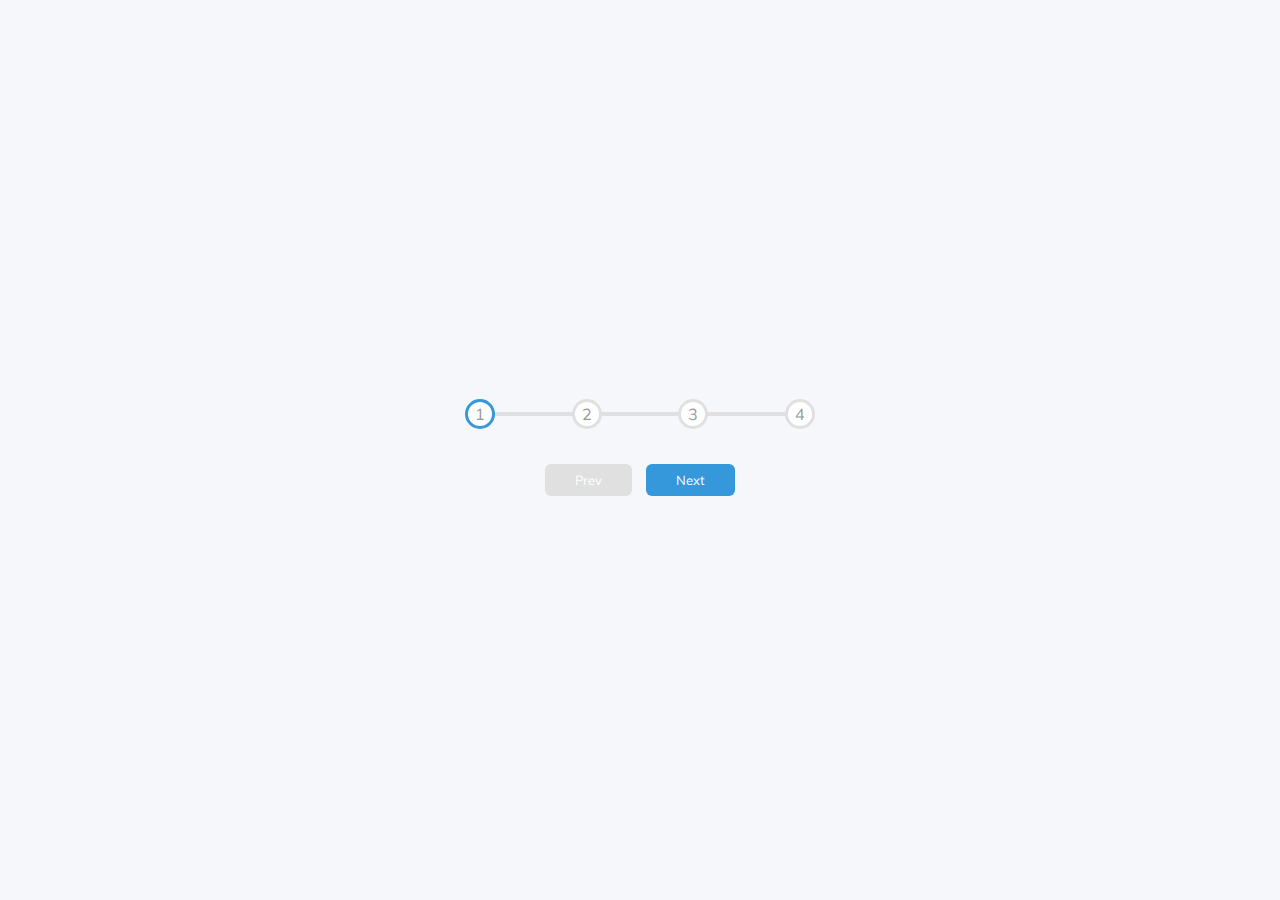
<file: Progress Step/index.html>
<!DOCTYPE html>
<html lang="en">
  <head>
    <meta charset="UTF-8" />
    <meta http-equiv="X-UA-Compatible" content="IE=edge" />
    <meta name="viewport" content="width=device-width, initial-scale=1.0" />

    <!-- css -->
    <link rel="stylesheet" href="./style.css" />

    <title>Porgress Step</title>
  </head>
  <body>
    <div class="container">
      <div class="progress-container">
        <div class="progress" id="progress"></div>

        <!-- circles -->
        <div class="circle active">1</div>
        <div class="circle">2</div>
        <div class="circle">3</div>
        <div class="circle">4</div>
      </div>

      <!-- buttons -->
      <button class="btn" id="prev" disabled>Prev</button>
      <button class="btn" id="next">Next</button>
    </div>

    <!-- js -->
    <script src="./index.js"></script>
  </body>
</html>
</file>
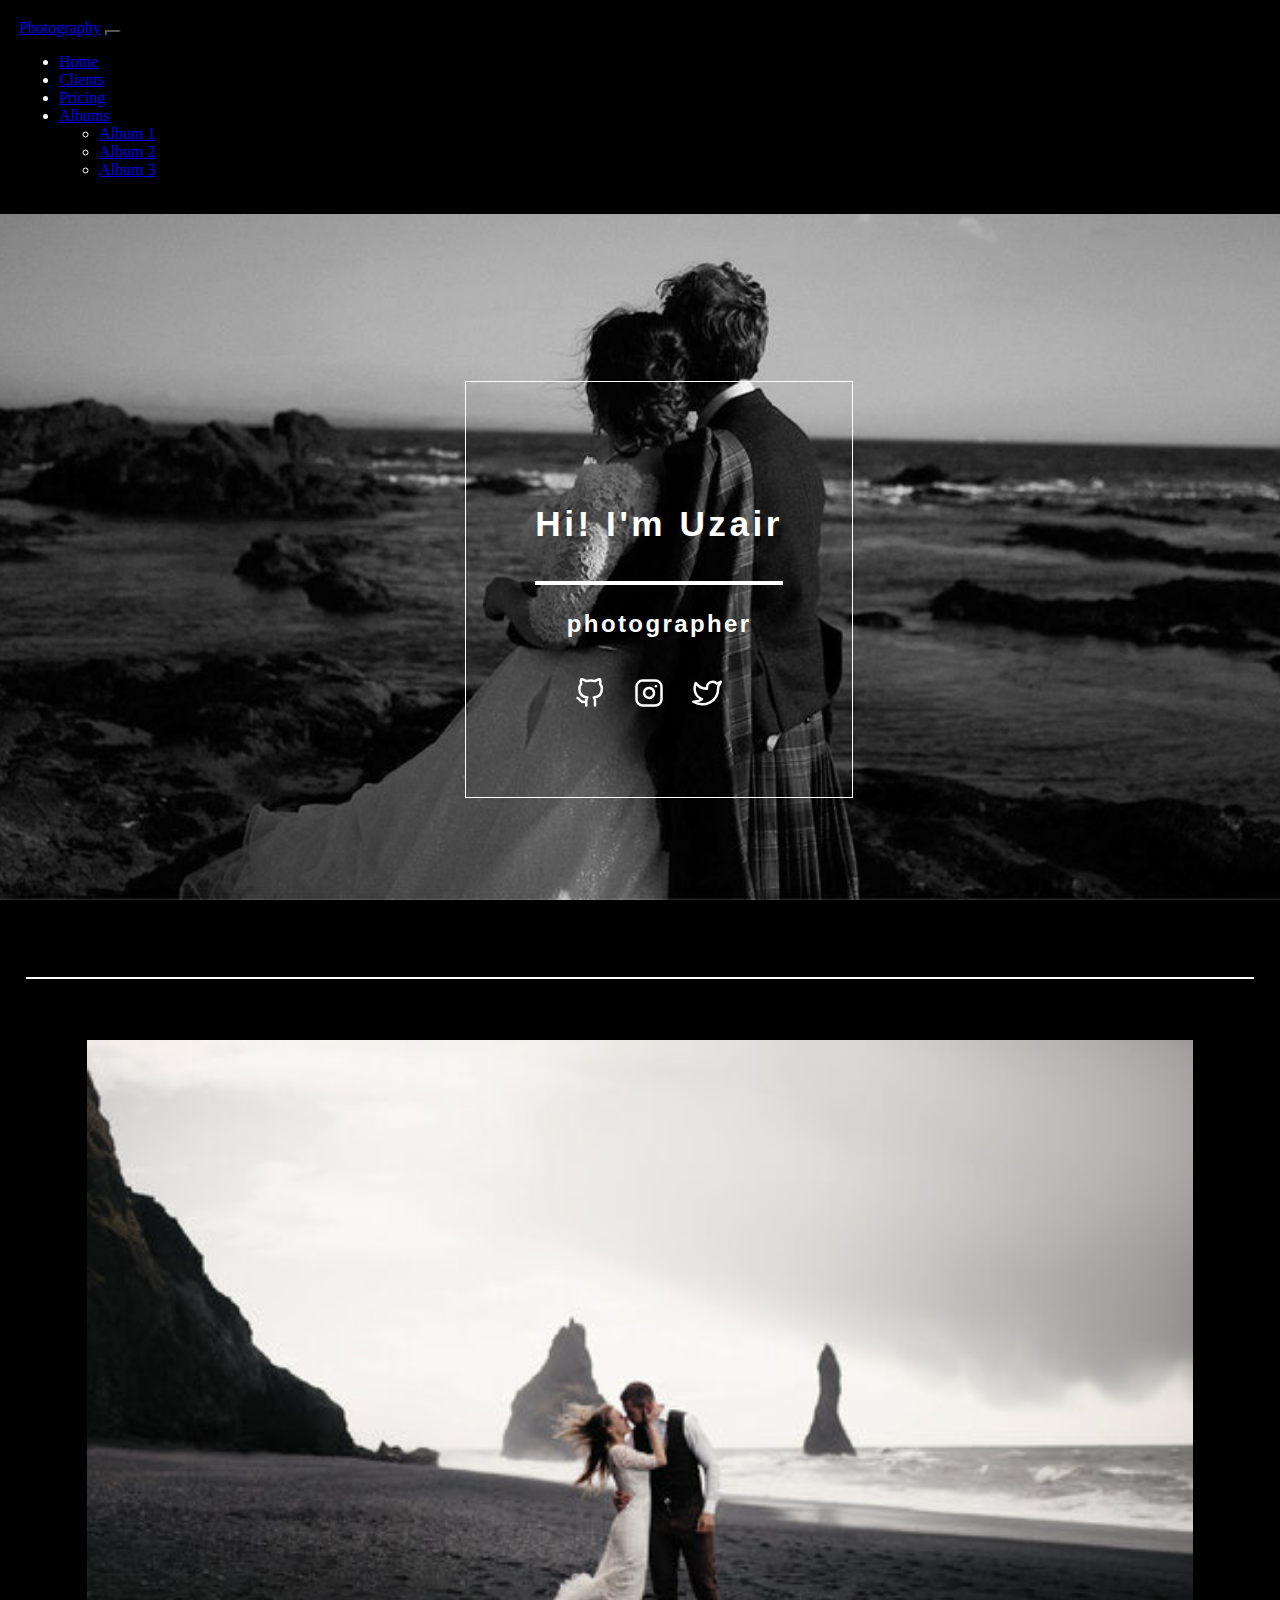
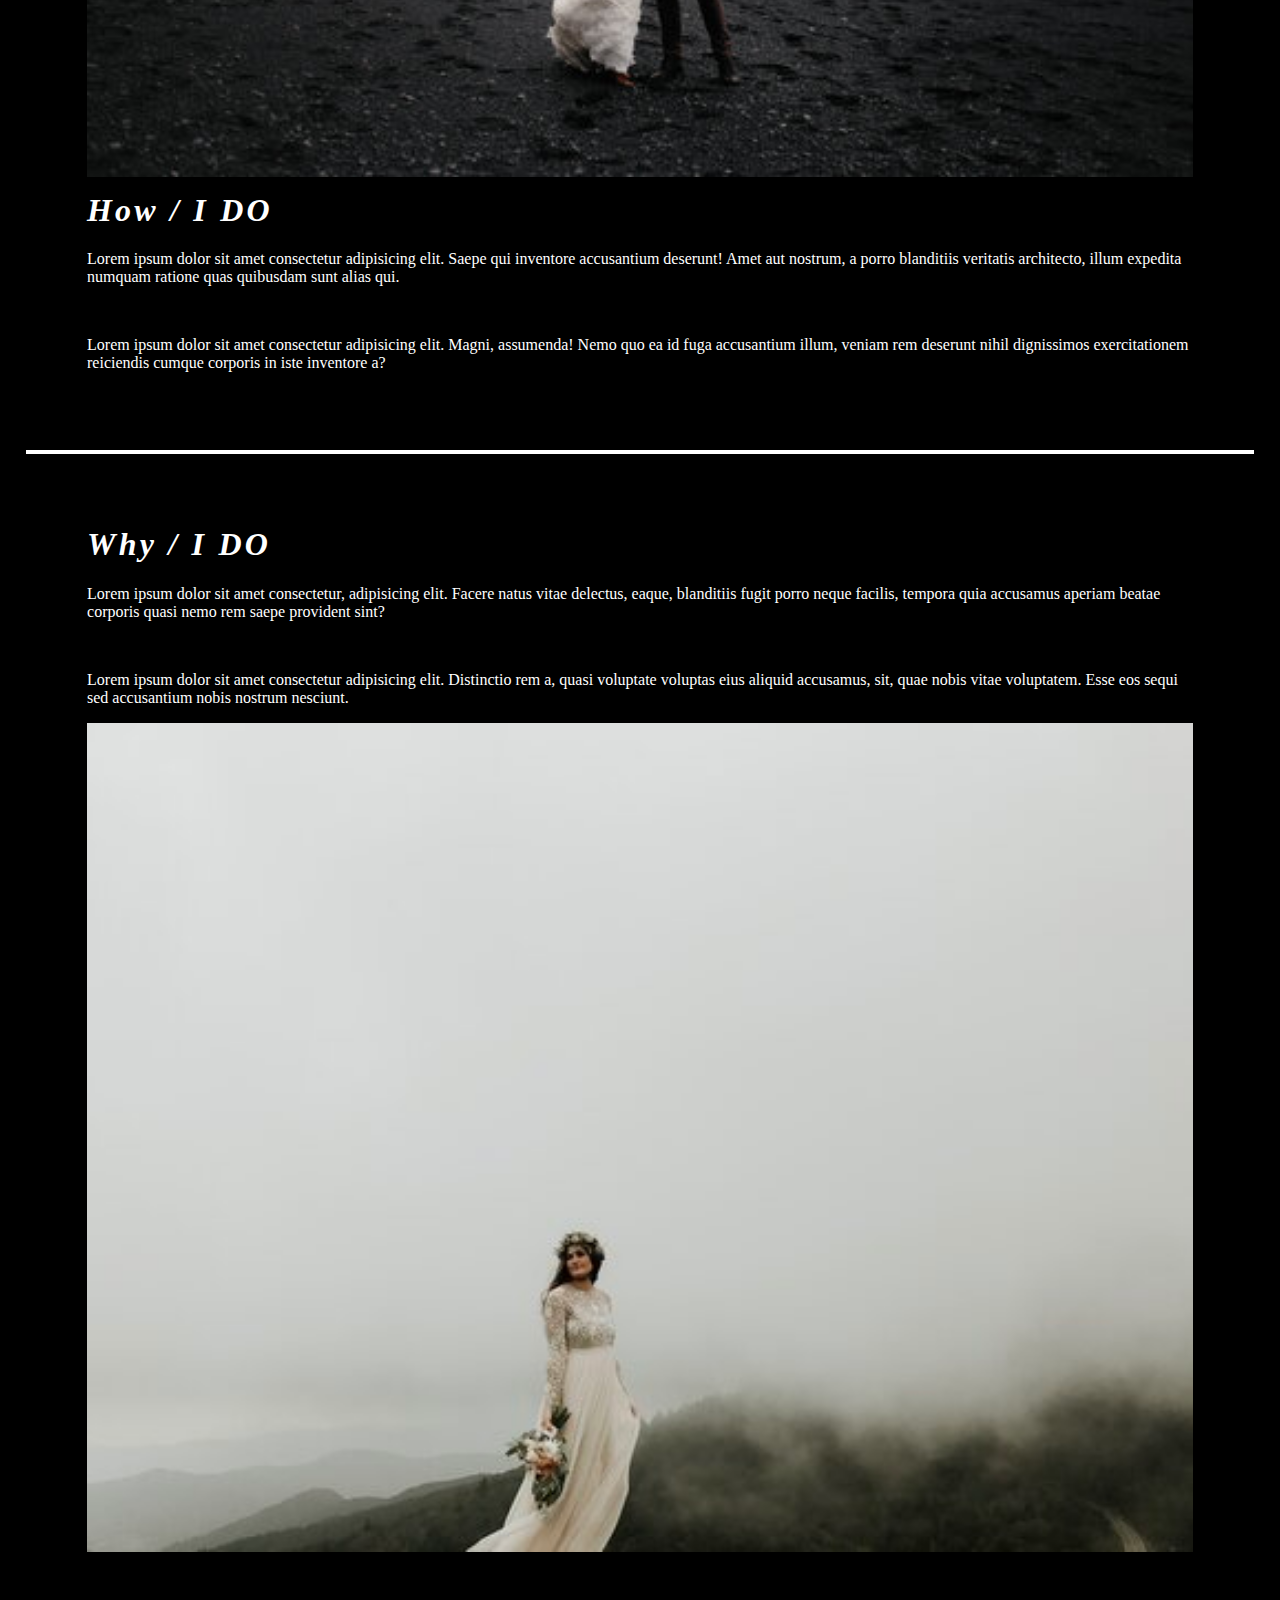
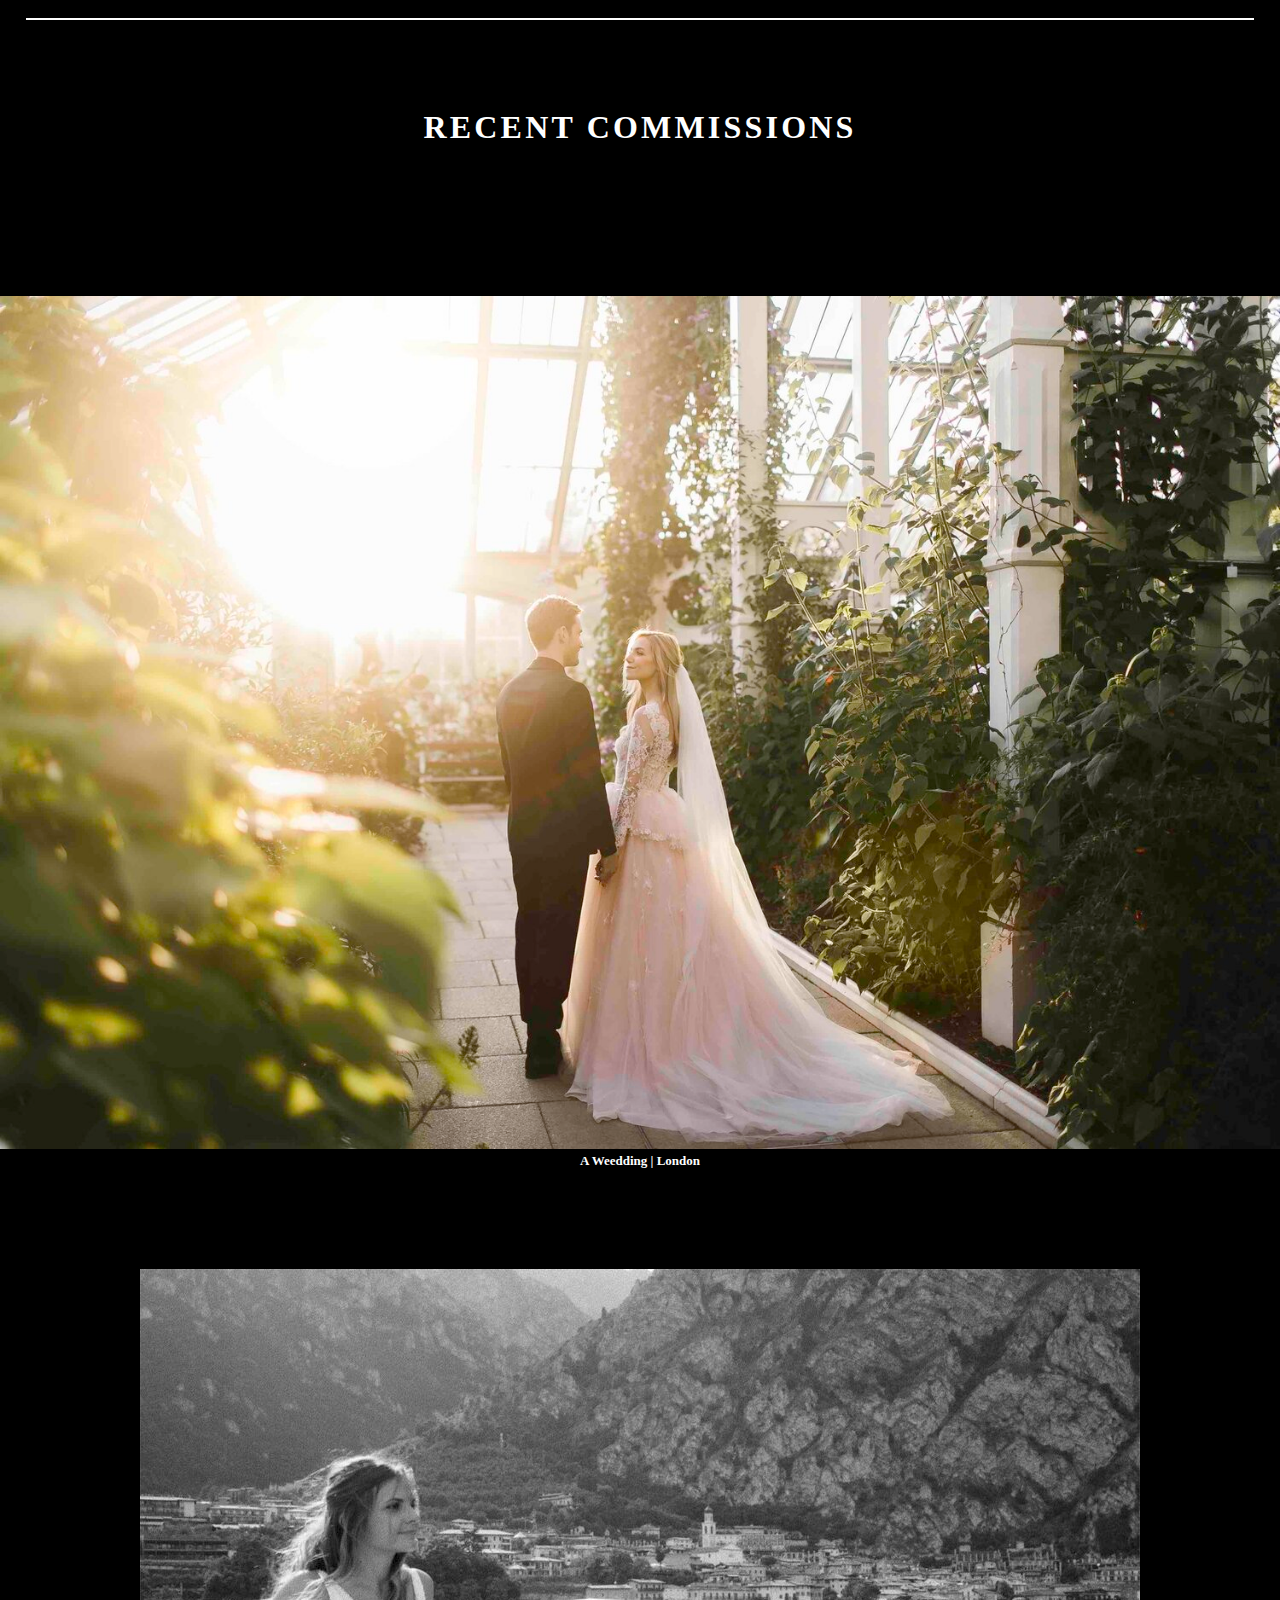
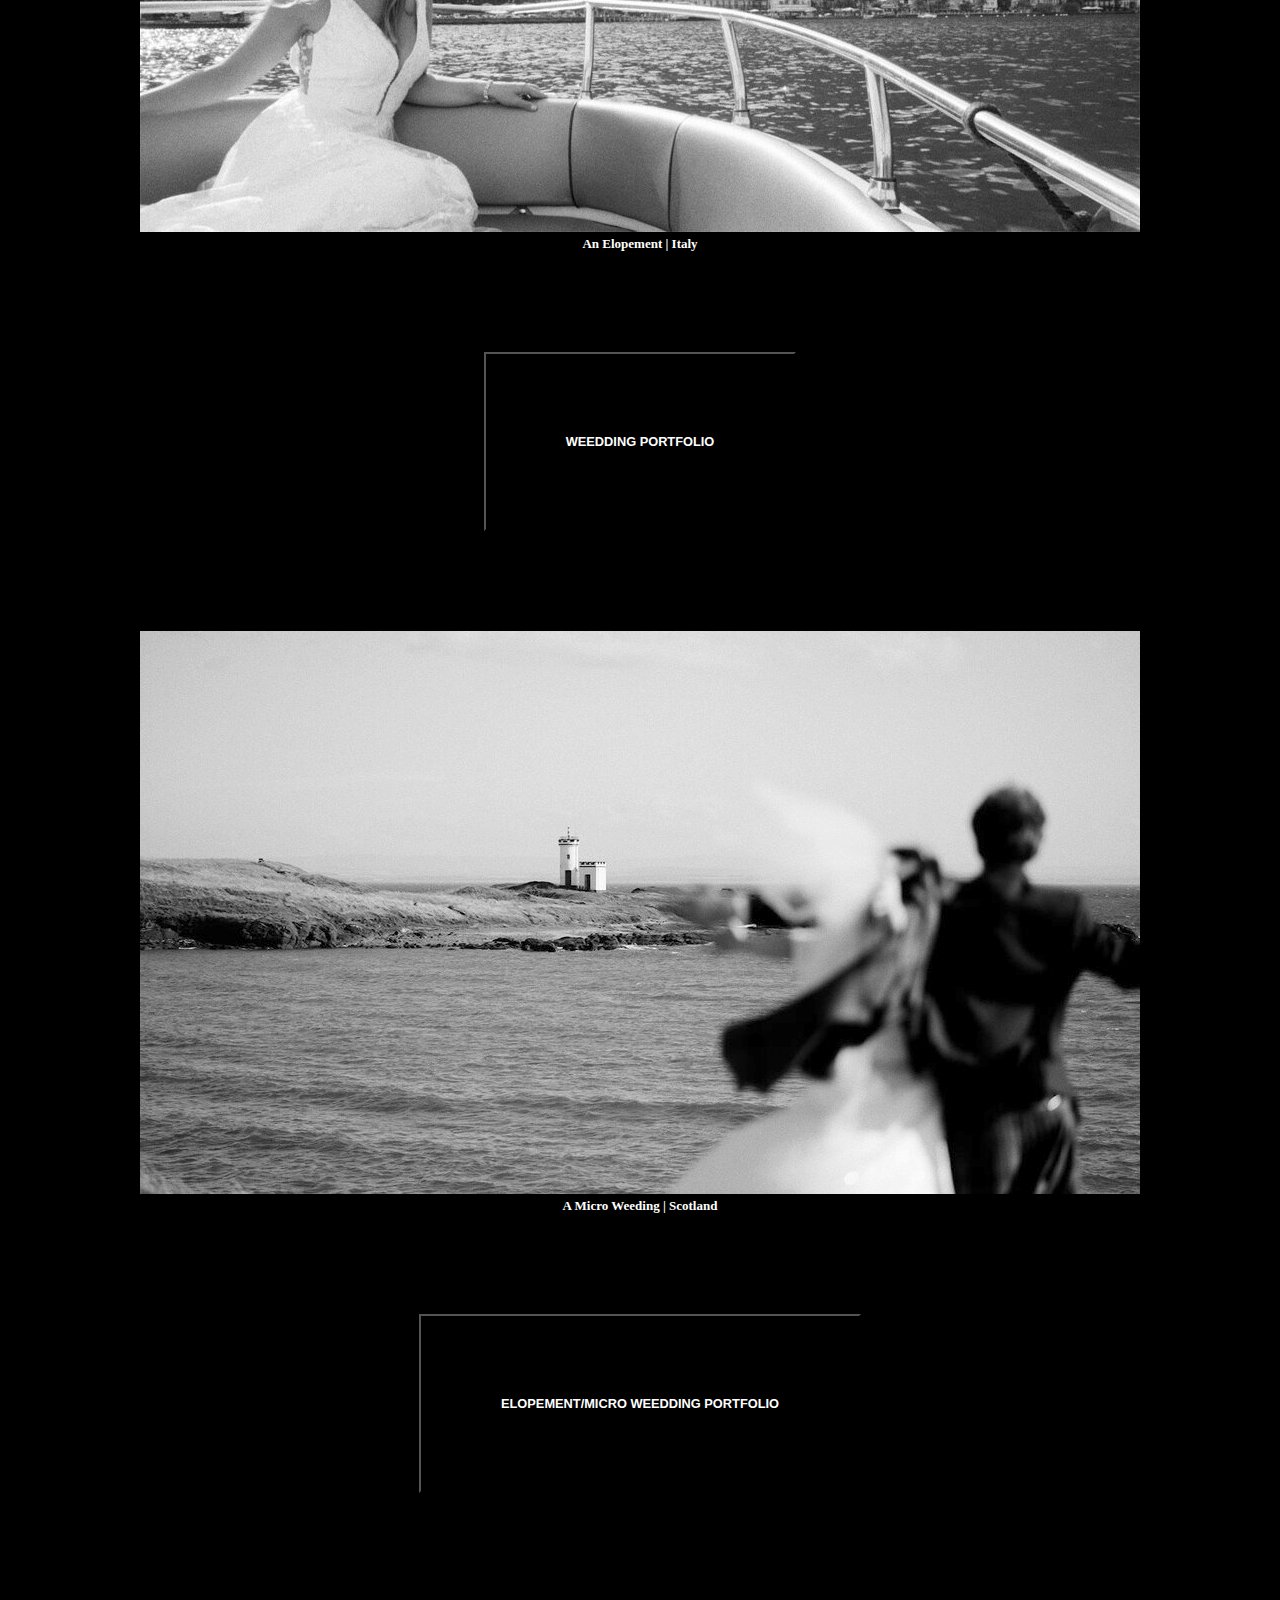
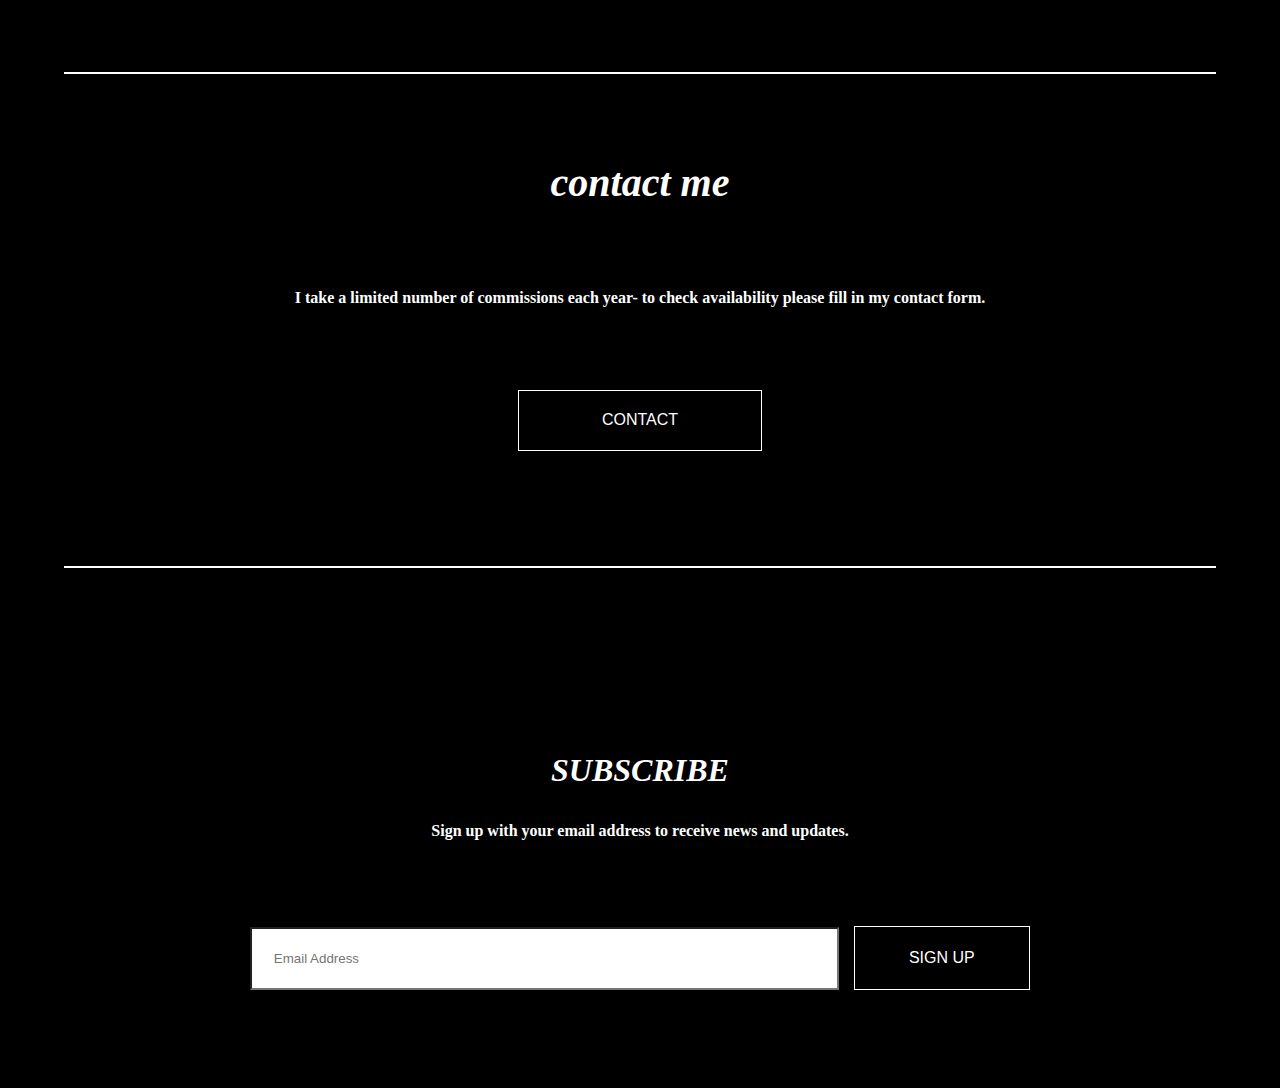
<file: Template/index.html>
<!DOCTYPE html>
<html lang="en">
<head>
    <meta charset="UTF-8">
    <meta http-equiv="X-UA-Compatible" content="IE=edge">
    <meta name="viewport" content="width=device-width, initial-scale=1.0">

    <title>Photography - Professional photographer</title>

    <!-- css and bootstrap file -->
    <link href="https://cdn.jsdelivr.net/npm/bootstrap@5.0.0-beta3/dist/css/bootstrap.min.css" rel="stylesheet" integrity="sha384-eOJMYsd53ii+scO/bJGFsiCZc+5NDVN2yr8+0RDqr0Ql0h+rP48ckxlpbzKgwra6" crossorigin="anonymous">

    <link rel="stylesheet" href="./style.css">

    <link rel="stylesheet" href="https://stackpath.bootstrapcdn.com/font-awesome/4.7.0/css/font-awesome.min.css" integrity="sha384-wvfXpqpZZVQGK6TAh5PVlGOfQNHSoD2xbE+QkPxCAFlNEevoEH3Sl0sibVcOQVnN" crossorigin="anonymous">

</head>
<body>
    

    <!-- navigation bar -->
    <header>
        <nav class="navbar navbar-expand-lg navbar-dark bg-transparent">
            <div class="container">
    
              <a class="navbar-brand" href="#">Photography</a>
    
              <button class="navbar-toggler" type="button" data-bs-toggle="collapse" data-bs-target="#navbarNavDropdown" aria-controls="navbarNavDropdown" aria-expanded="false" aria-label="Toggle navigation">
                <span class="navbar-toggler-icon"></span>
              </button>
    
              <div class="collapse navbar-collapse" id="navbarNavDropdown">
    
                <ul class="navbar-nav mx-auto" >
    
                  <li class="nav-item nav-bar-list">
                    <a class="nav-link active" aria-current="page" href="#">Home</a>
                  </li>
    
                  <li class="nav-item nav-bar-list">
                    <a class="nav-link" href="#">Clients</a>
                  </li>
    
                  <li class="nav-item nav-bar-list">
                    <a class="nav-link" href="#">Pricing</a>
                  </li>
    
                  <!-- dropdown -->
                  <li class="nav-item dropdown nav-bar-list">
                    <a class="nav-link dropdown-toggle" href="#" id="navbarDropdownMenuLink" role="button" data-bs-toggle="dropdown" aria-expanded="false">
                      Albums
                    </a>
                    <ul class="dropdown-menu" aria-labelledby="navbarDropdownMenuLink">
                      <li><a class="dropdown-item" href="#">Album 1</a></li>
                      <li><a class="dropdown-item" href="#">Album 2</a></li>
                      <li><a class="dropdown-item" href="#">Album 3</a></li>
                    </ul>
                  </li>
    
                </ul>
    
              </div>
    
            </div>
            
          </nav>
    </header>
    <!-- end of header -->


    <!-- intro div  -->
    <section class="intro">
        <div class="container-fluid">

            <div class="container" id = "intro-container">


                <div class="content">
                    <h1>Hi! I'm Uzair</h1>
                    <div class="hr"></div>
                    <p>photographer</p>

                    <div class="social-media">
                        <a href="https://github.com/uzair-asif" target="_blank"><img src="./Assets/Social media/github.svg" alt="github" width= "30px"></a>
                        
                        <a href="#"><img src="./Assets/Social media/instagram.svg" alt="instagram" width= "30px"></a>
                        <a href="#"><img src="./Assets/Social media/twitter.svg" alt="twitter" width= "30px"></a>
                    </div>
                </div>
                
                
            </div>
            
        </div>
    </section>

    <!-- about section -->
    <section class="about">
        <div class="container">
            <div class="row ">
                <div class="col col-lg-6 col-md-6 col-sm12 col-12 col-border ">
                    <img src="./Assets/image1.jpeg" alt="" width = "100%">

                    <h1>How / <span class = "bold">I DO</span></h1>

                    <p>Lorem ipsum dolor sit amet consectetur adipisicing elit. Saepe qui inventore accusantium deserunt! Amet aut nostrum, a porro blanditiis veritatis architecto, illum expedita numquam ratione quas quibusdam sunt alias qui.</p>

                    <br>

                    <p>Lorem ipsum dolor sit amet consectetur adipisicing elit. Magni, assumenda! Nemo quo ea id fuga accusantium illum, veniam rem deserunt nihil dignissimos exercitationem reiciendis cumque corporis in iste inventore a?</p>
                </div>

                <div class="col col-lg-6 col-md-6 col-sm12 col-12 col-border">
                    <h1>Why / <span class="bold">I DO</span></h1>

                    <p>Lorem ipsum dolor sit amet consectetur, adipisicing elit. Facere natus vitae delectus, eaque, blanditiis fugit porro neque facilis, tempora quia accusamus aperiam beatae corporis quasi nemo rem saepe provident sint?</p>

                    <br>

                    <p>Lorem ipsum dolor sit amet consectetur adipisicing elit. Distinctio rem a, quasi voluptate voluptas eius aliquid accusamus, sit, quae nobis vitae voluptatem. Esse eos sequi sed accusantium nobis nostrum nesciunt.</p>

                    <img src="./Assets/image2.jpeg" alt="image" width = "100%" >
                </div>

            </div>
        </div>
    </section>

    <!-- recent work section -->
    <section class="recent">
        <div class="container-fluid">

          <div class="container">

            <div class="row">
              <h1>RECENT COMMISSIONS</h1>


              <div class="container">

                <div class="row">
                  <img src="./Assets/wedding+videographer+pewdiepie+youtube.jpg" alt="pewdiepie-weeding">
                  <figcaption>A Weedding | London</figcaption>
                </div>

                <div class="row">
                  <div class="col col-lg-6 col-md-6 col-sm-12 col-12">

                    <img src="./Assets/Wedding+videographer+italy+.jpg" alt="">

                    <figcaption>An Elopement | Italy</figcaption>


                    <button>WEEDDING PORTFOLIO</button>

                  </div>

                  <div class="col col-lg-6 col-md-6 col-sm-12 col-12">

                    <img src="./Assets/jade+scotland.jpg" alt="">

                    <figcaption>A Micro Weeding | Scotland</figcaption>


                    <button>ELOPEMENT/MICRO WEEDDING PORTFOLIO</button>

                  </div>
                </div>
                
                
              </div>
            </div>

          </div>
        </div>
    </section>

    <!-- contact me section -->
    <section class="contact">
        <div class="container">
            <h1>contact me</h1>
            <p>I take a limited number of commissions each year- to check availability please fill in my contact form.</p>

            <button>CONTACT</button>
        </div>
    </section>

    <!-- simple footer -->
    <footer>
      <div class="container">
        <div class="row">
          <h1>SUBSCRIBE</h1>
          <h2>Sign up with your email address to receive news and updates.</h2>

          <input type="text" placeholder="Email Address">
          <button>SIGN UP</button>
        </div>
      </div>
    </footer>



    <!-- bootstrap dependent files -->
    <!-- Optional JavaScript; choose one of the two! -->

    <!-- Option 1: Bootstrap Bundle with Popper -->
    <script src="https://cdn.jsdelivr.net/npm/bootstrap@5.0.0-beta3/dist/js/bootstrap.bundle.min.js" integrity="sha384-JEW9xMcG8R+pH31jmWH6WWP0WintQrMb4s7ZOdauHnUtxwoG2vI5DkLtS3qm9Ekf" crossorigin="anonymous"></script>

    <!-- Option 2: Separate Popper and Bootstrap JS -->
    
    <script src="https://cdn.jsdelivr.net/npm/@popperjs/core@2.9.1/dist/umd/popper.min.js" integrity="sha384-SR1sx49pcuLnqZUnnPwx6FCym0wLsk5JZuNx2bPPENzswTNFaQU1RDvt3wT4gWFG" crossorigin="anonymous"></script>
    <!-- <script src="https://cdn.jsdelivr.net/npm/bootstrap@5.0.0-beta3/dist/js/bootstrap.min.js" integrity="sha384-j0CNLUeiqtyaRmlzUHCPZ+Gy5fQu0dQ6eZ/xAww941Ai1SxSY+0EQqNXNE6DZiVc" crossorigin="anonymous"></script> -->
   
</body>
</html>
</file>
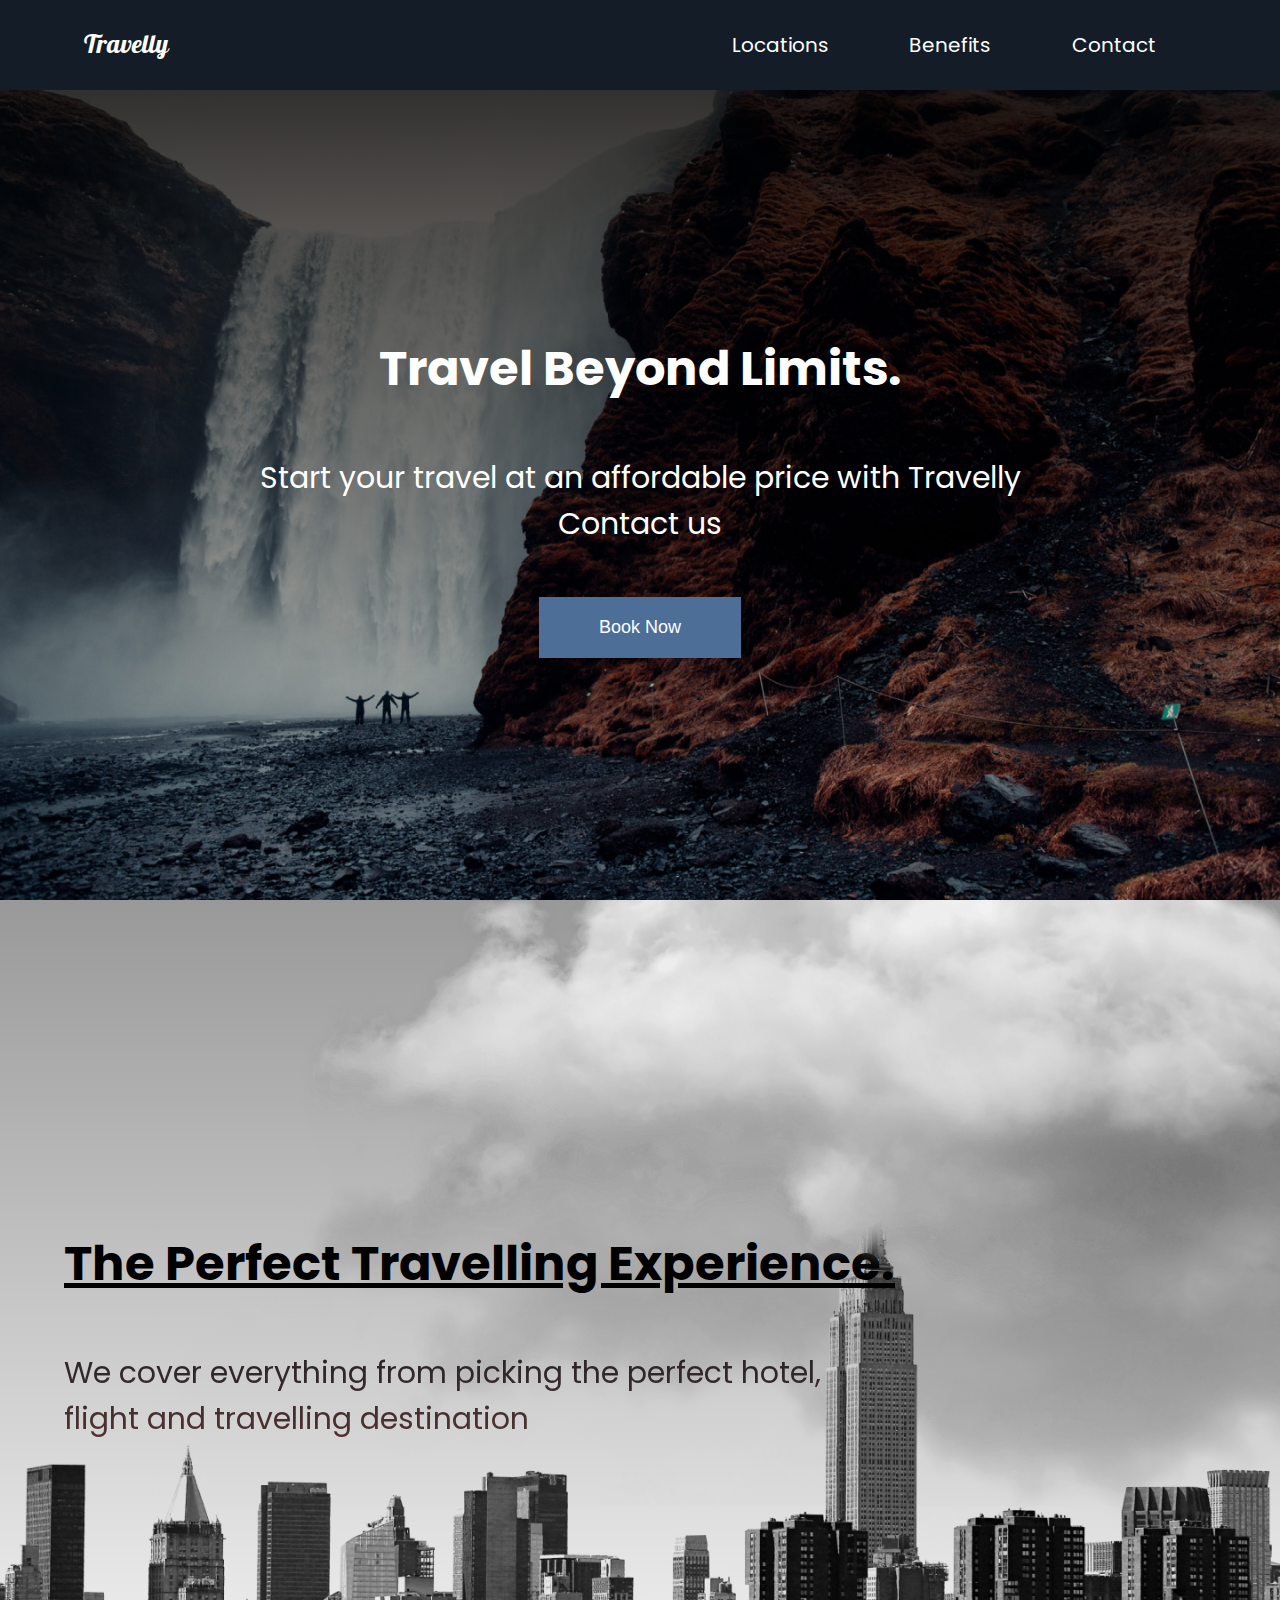
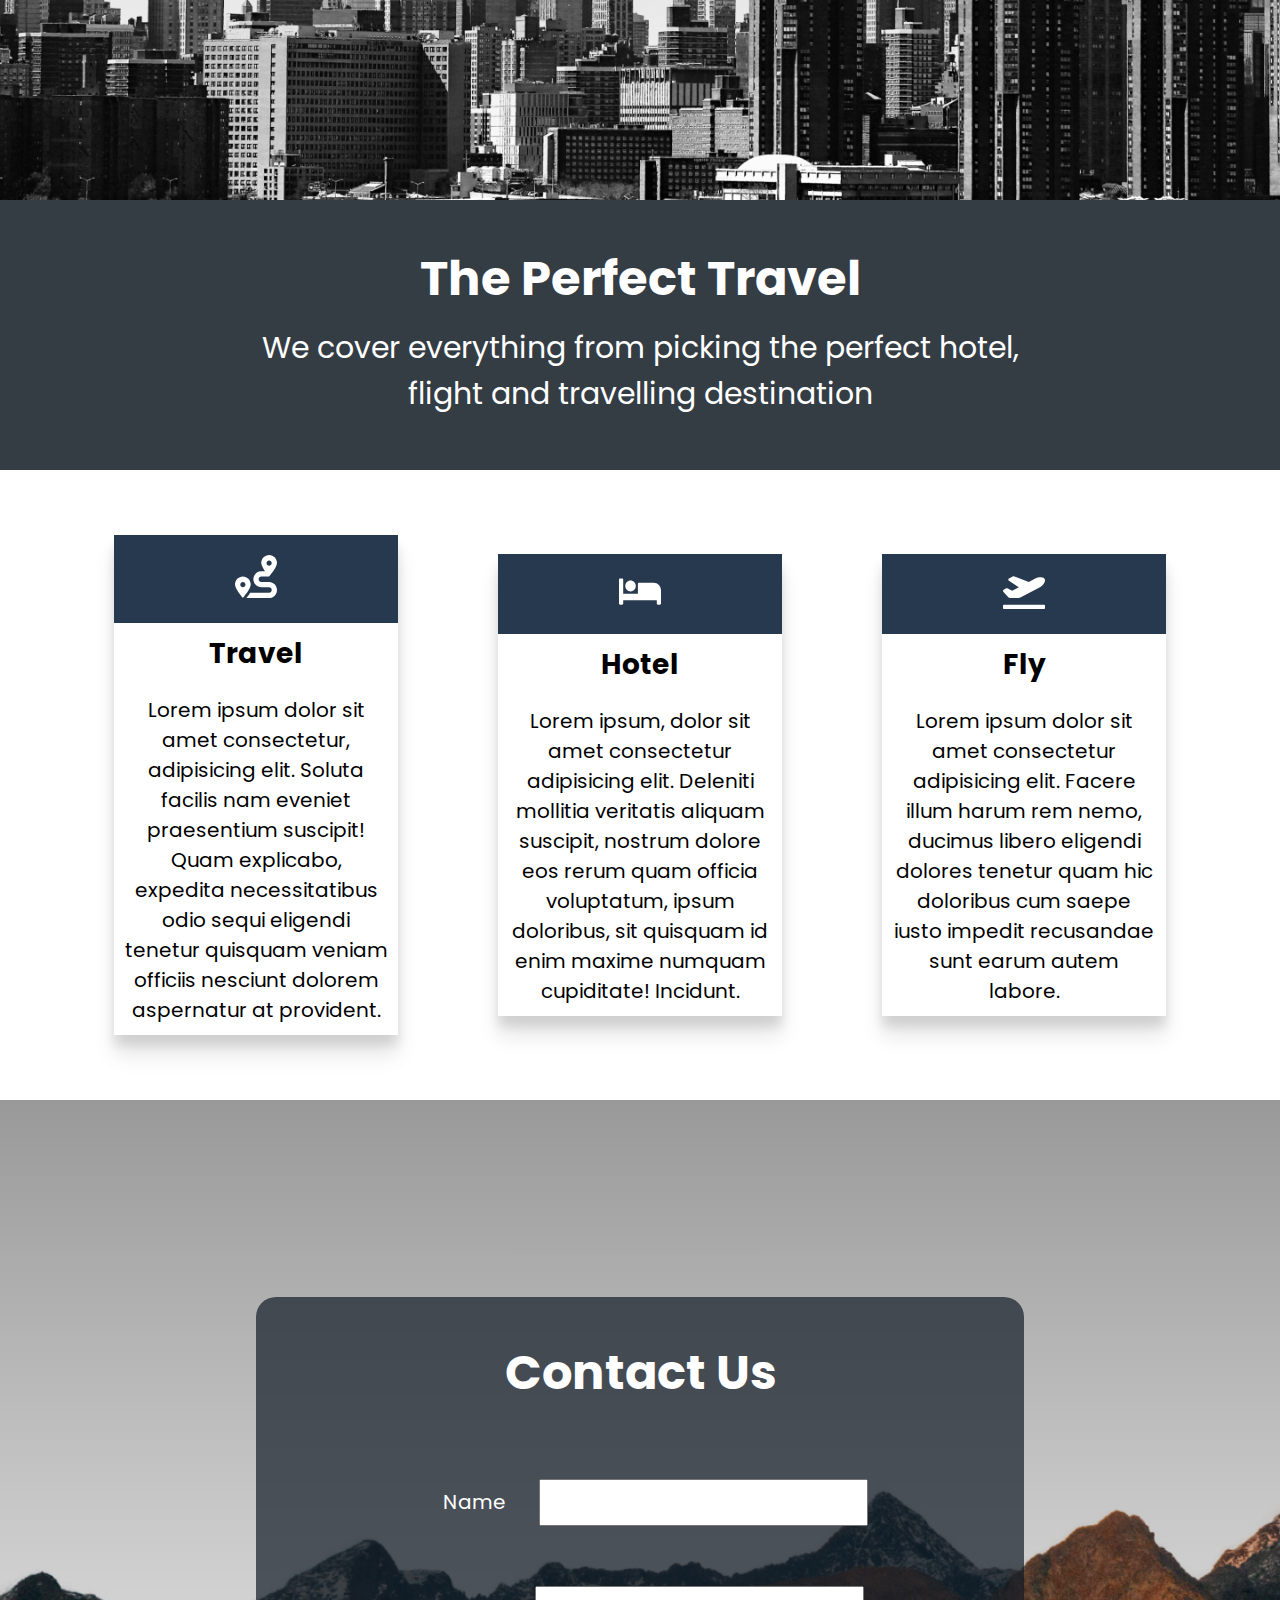
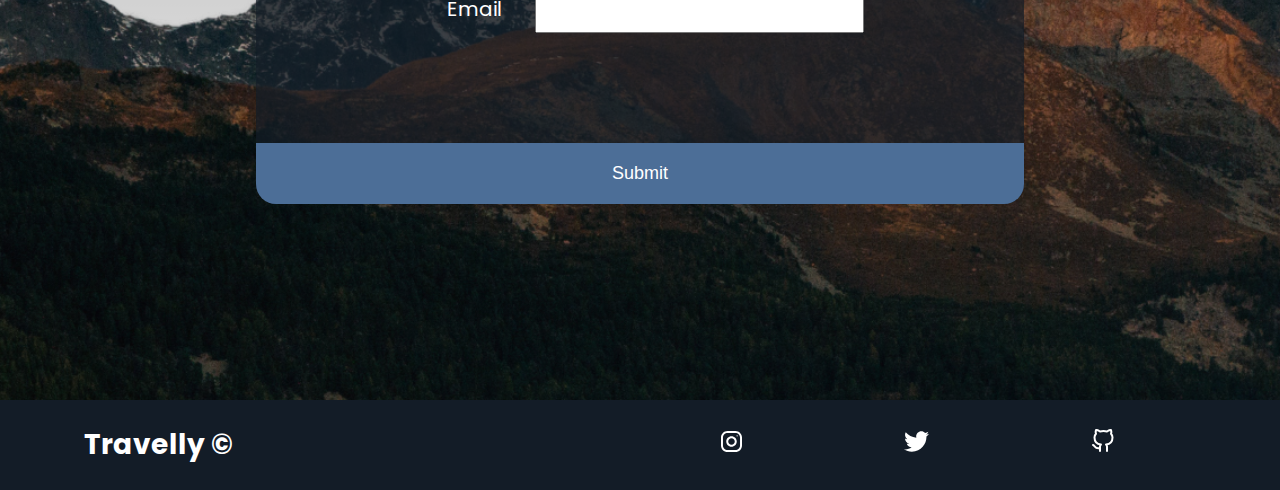
<file: Travel-Website/index.html>
<!DOCTYPE html>
<html lang="en">
<head>

    <!-- meta tags -->
    <meta charset="UTF-8">
    <meta http-equiv="X-UA-Compatible" content="IE=edge">
    <meta name="viewport" content="width=device-width, initial-scale=1.0">
    <meta name = "description" content = "Travelly is a travel agency which takes you to the most fun side of your planned area.">
    <meta name = "robots" content = "index,follow">

    <!-- CSS -->
    <link rel="stylesheet" href="./style.css">


    <!-- fonts -->
    <link rel="preconnect" href="https://fonts.gstatic.com">
    <link href="https://fonts.googleapis.com/css2?family=Poppins:wght@100;500&display=swap" rel="stylesheet"> 
    <link rel="preconnect" href="https://fonts.gstatic.com">
    <link href="https://fonts.googleapis.com/css2?family=Pattaya&display=swap" rel="stylesheet"> 

    <title>Travelly | Travelling is Fun</title>
    <link rel="icon" href="./Assets/icons/airplane.svg">

</head>
<body>
    
    <!-- header -->
    <header class="main-head">
        <nav>
            <h1 id="logo">Travelly</h1>

            <ul>
                <li><a href="#locations">Locations</a></li>

                <li><a href="#benefits">Benefits</a></li>

                <li><a href="#contact">Contact</a></li>
            </ul>
        </nav>
    </header>

    <main>
        <!-- hero section -->
        <section class="hero">
            <h2>Travel Beyond Limits.</h2>

            <h3>
                Start your travel at an affordable price with Travelly <br> Contact us
            </h3>

            <button>Book Now</button>
        </section>

        <!-- locations section -->
        <section id="locations">
            <header class="locations-head">

                <h2>The Perfect Travelling Experience.</h2>
                <h3>We cover everything from picking the perfect hotel, <br> flight and travelling destination</h3>

                <img src="./Assets/img/cloud.png" class= 'moving-cloud-1 cloud' alt="">

                <img src="./Assets/img/cloud.png" class= 'moving-cloud-2 cloud' alt="">


            </header>
        </section>

        <!-- benefits section -->
        <section id="benefits">
            <header class="benefits-head">
                <h2>The Perfect Travel</h2>

                <h3>We cover everything from picking the perfect hotel, <br> flight and travelling destination</h3>
            </header>

            <div class="cards">

                <!-- 1st card -->
                <div class="card">
                    <div class="card-icon">
                        <img src="./Assets/icons/route-solid.svg" alt="">
                    </div>
                    
                    <h4>Travel</h4>
                    <p>Lorem ipsum dolor sit amet consectetur, adipisicing elit. Soluta facilis nam eveniet praesentium suscipit! Quam explicabo, expedita necessitatibus odio sequi eligendi tenetur quisquam veniam officiis nesciunt dolorem aspernatur at provident.</p>
                </div>

                <!-- 2nd card -->
                <div class="card">
                    <div class="card-icon">
                        <img src="./Assets/icons/bed-solid.svg" alt="">
                    </div>

                    <h4>Hotel</h4>
                    <p>Lorem ipsum, dolor sit amet consectetur adipisicing elit. Deleniti mollitia veritatis aliquam suscipit, nostrum dolore eos rerum quam officia voluptatum, ipsum doloribus, sit quisquam id enim maxime numquam cupiditate! Incidunt.</p>
                </div>

                <!-- 3rd card -->
                <div class="card">
                    <div class="card-icon">
                        <img src="./Assets/icons/plane-departure-solid.svg" alt="">
                    </div>
                    
                    <h4>Fly</h4>
                    <p>Lorem ipsum dolor sit amet consectetur adipisicing elit. Facere illum harum rem nemo, ducimus libero eligendi dolores tenetur quam hic doloribus cum saepe iusto impedit recusandae sunt earum autem labore.</p>
                </div>

            </div>
        </section>

        <!--  contact section -->
        <section id="contact">
            <div class="form-wrapper">

                <header class="form-head">
                    <h2>Contact Us</h2>
                </header>

                <form action="https://formspree.io/f/xjvjgqeo"
                method="POST">
                    <div class="name-form">
                        <label for="name">Name</label>
                        <input type="text" name = "name" required id = "name">
                    </div>

                    <div class="email-form">
                        <label for="email">Email</label>
                        <input type="email" name="_replyto" required id = "email">
                    </div>

                    <button value = "Send" type = "submit">Submit</button>
                </form>

            </div>
        </section>

    </main>

    <!-- footer -->
    <footer>
        <div class="footer-wrapper">
            <h5>Travelly &copy;</h5>

            <ul>
                <li><a href="" title="social-media-Instagram"><img src="./Assets/icons/instagram.svg" alt="social-media-instagram"></a></li>

                <li><a href="" title="social-media-Twitter"><img src="./Assets/icons/twitter.svg" alt="social-media-twitter"></a></li>

                <li><a href="https://github.com/uzair-asif" title="social-media-Github" target="_blank"><img src="./Assets/icons/github.svg" alt="social-media-github"></a></li>
            </ul>
        </div>
    </footer>
</body>
</html>
</file>
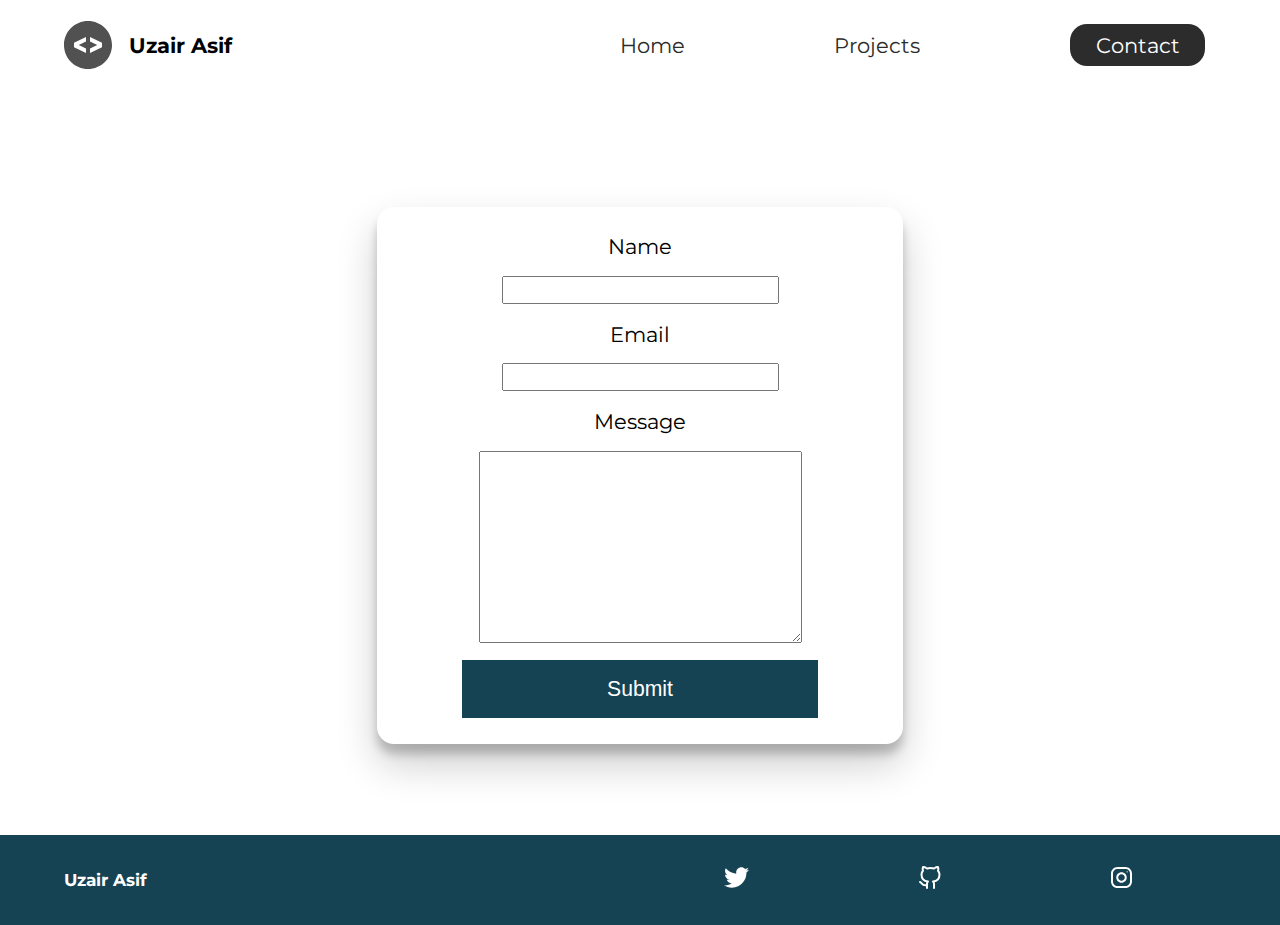
<file: Portfolio/Contact/index.html>
<!DOCTYPE html>
<html lang="en">
<head>
    <!-- meta tags -->
    <meta charset="UTF-8">
    <meta http-equiv="X-UA-Compatible" content="IE=edge">
    <meta name="viewport" content="width=device-width, initial-scale=1.0">
    <meta name = "description" content = "Full Stack MERN Developer.">
    <meta name = "robots" content = "index,follow">

    <!-- font -->
    <link rel="preconnect" href="https://fonts.gstatic.com">
    <link href="https://fonts.googleapis.com/css2?family=Montserrat:wght@400;500&display=swap" rel="stylesheet"> 
    
    <!-- CSS -->
    <link rel="stylesheet" href="../styles/style.css">
    
    <title>Uzair Asif | Wanna be Web Developer</title>
</head>
<body>
    
    <!-- header/nav bar -->
    <header class = "main-head">
        <nav>


            <div class="logo">
                <img src="../Assets/icons/code.svg" alt="main-logo">
                <h1>Uzair Asif</h1>
            </div>

            <ul>
                <li><a href="../index.html">Home</a></li>

                <li><a href="../Projects/" >Projects</a></li>

                <li><a href="./index.html" class="active">Contact</a></li>
            </ul>


        </nav>
    </header>


    <section class="form-section">

        <form action="">

            <label for="name">Name</label>
            <input type="text" name="name" id = "name" required>

            <label for="email">Email</label>
            <input type="email" name = "email" id = "email" required>

            <label for="message">Message</label>
            <textarea name="message" id="message" cols="30" rows="10"></textarea>

            <button type="submit">Submit</button>

        </form>

    </section>


    <!-- footer -->
    <footer>
        <h4>Uzair Asif</h4>

        <ul>

            <li><a href="#"><img src="../Assets/icons/twitter 1.svg" alt="twitter"></a></li>

            <li><a href="https://github.com/uzair-asif" target="_blank"><img src="../Assets/icons/github-1.svg" alt="github"></a></li>

            <li><a href="#"><img src="../Assets/icons/instagram 1.svg" alt="instagram"></a></li>
            
        </ul>
    </footer>

</body>
</html>
</file>
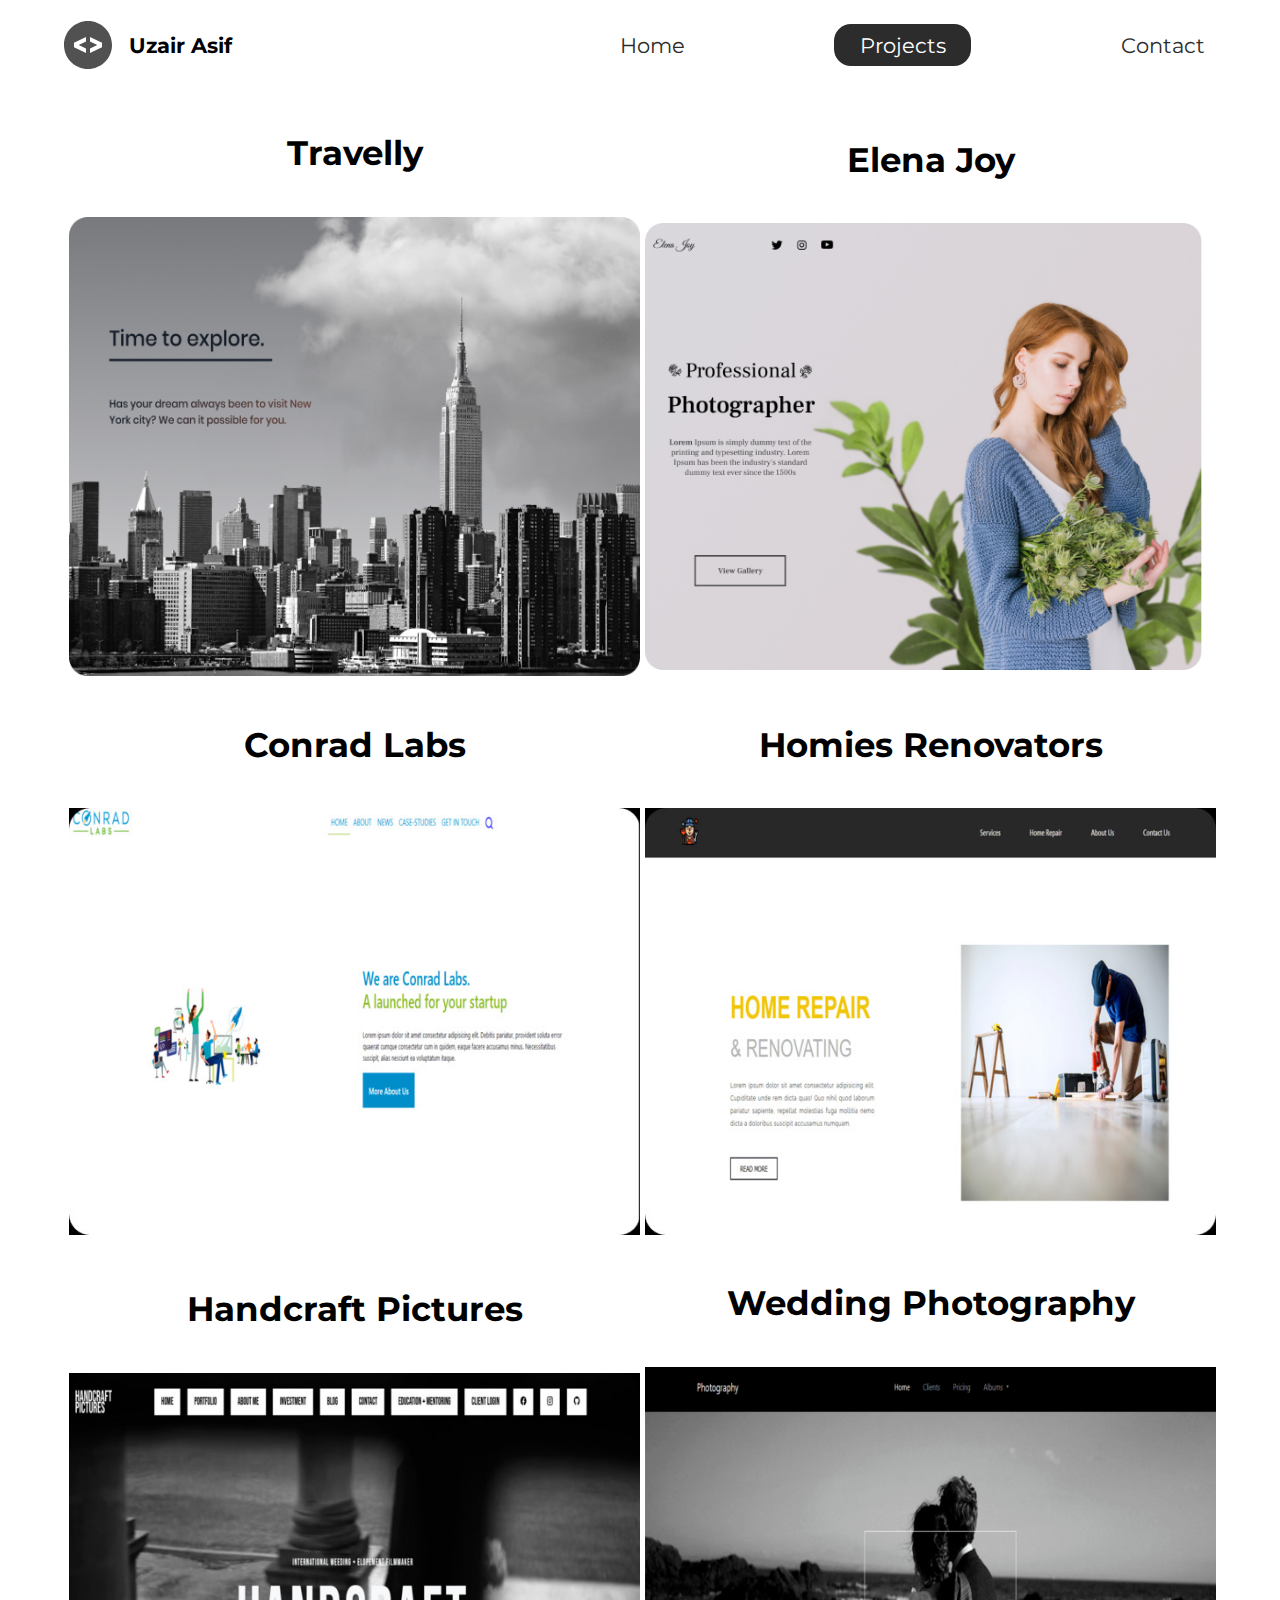
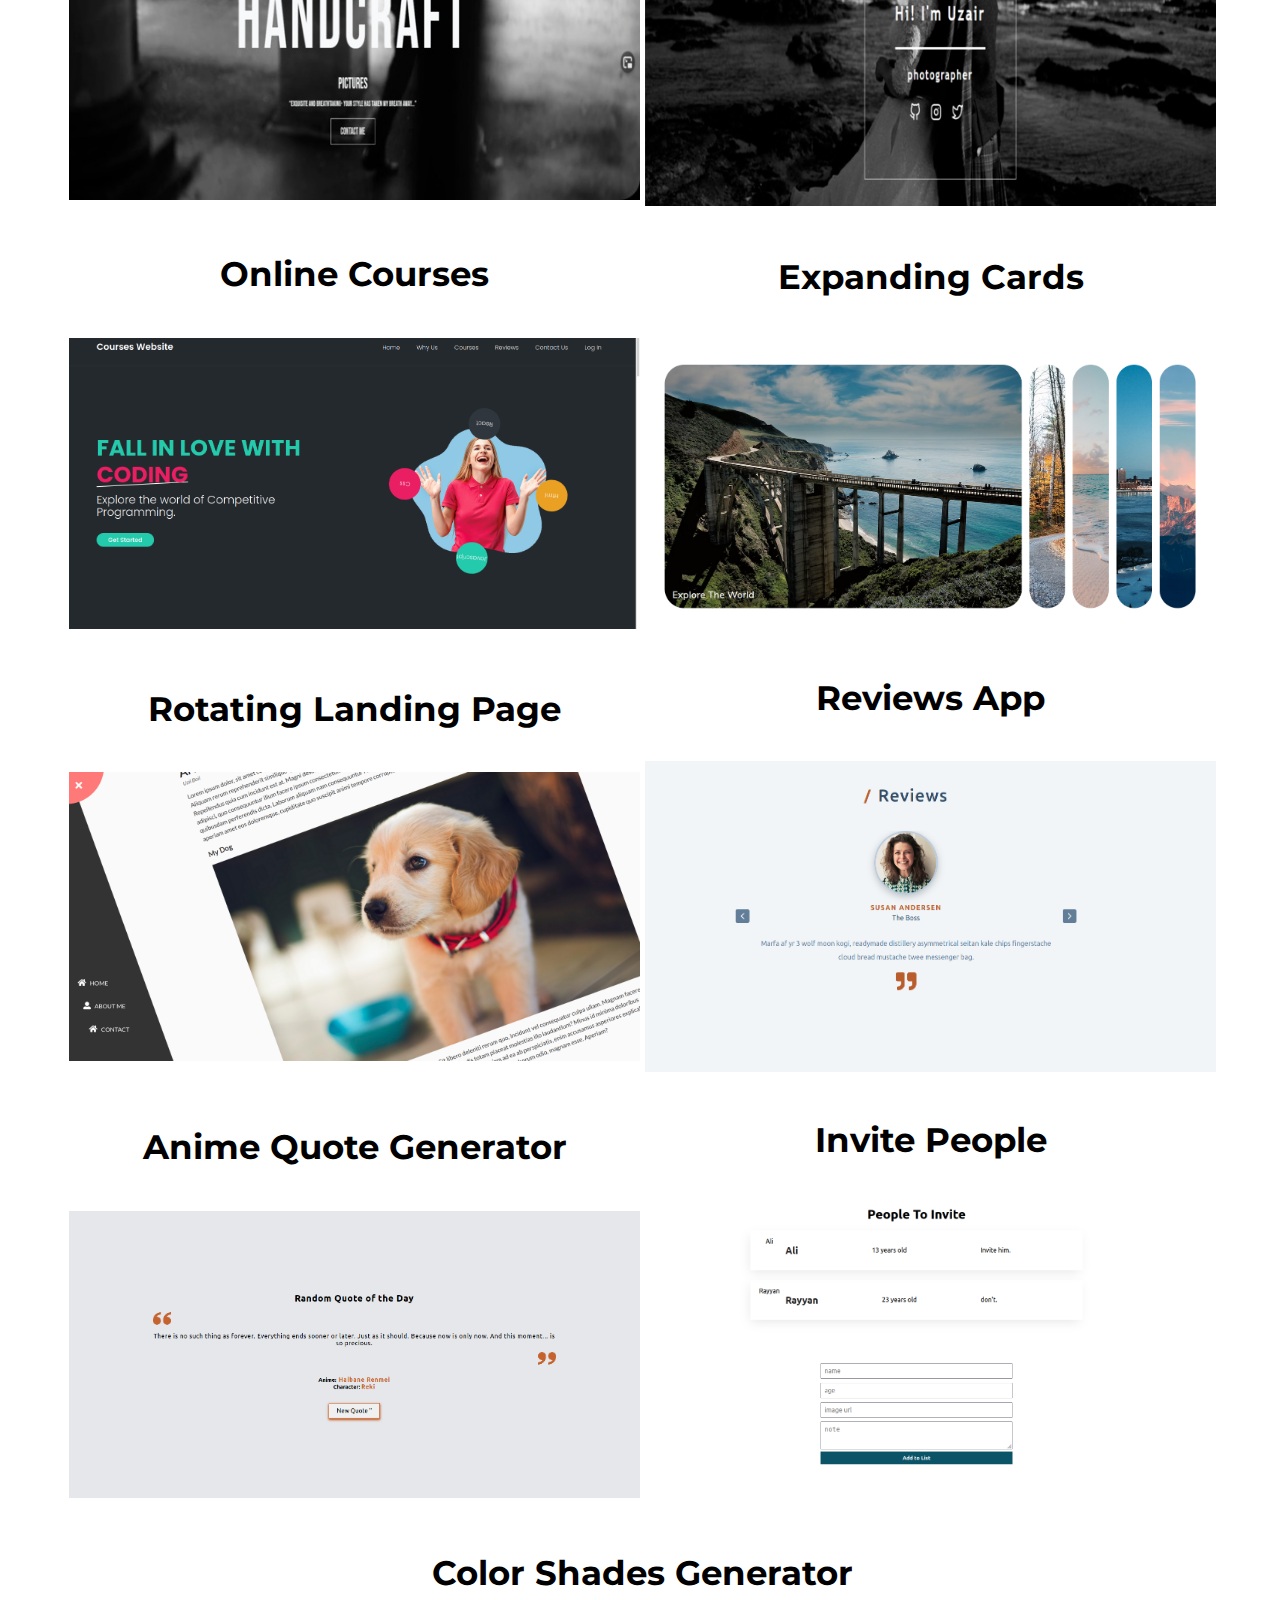
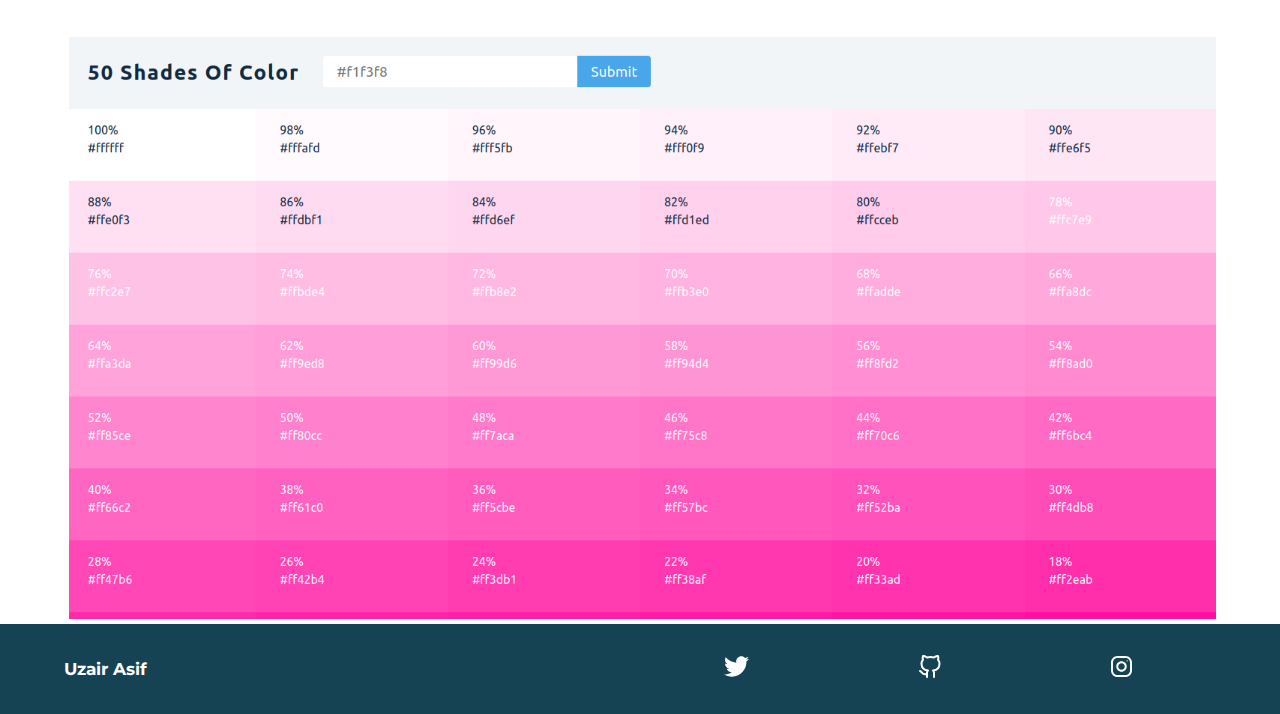
<file: Portfolio/Projects/index.html>
<!DOCTYPE html>
<html lang="en">
  <head>
    <!-- meta tags -->
    <meta charset="UTF-8" />
    <meta
      http-equiv="X-UA-Compatible"
      content="IE=edge"
    />
    <meta
      name="viewport"
      content="width=device-width, initial-scale=1.0"
    />
    <meta
      name="description"
      content="Full Stack MERN Developer."
    />
    <meta name="robots" content="index,follow" />

    <!-- font -->
    <link
      rel="preconnect"
      href="https://fonts.gstatic.com"
    />
    <link
      href="https://fonts.googleapis.com/css2?family=Montserrat:wght@400;500&display=swap"
      rel="stylesheet"
    />

    <!-- CSS -->
    <link
      rel="stylesheet"
      href="../styles/style.css"
    />

    <title>Uzair Asif | Wanna be Web Developer</title>
  </head>
  <body>
    <!-- header/nav bar -->
    <header class="main-head">
      <nav>
        <div class="logo">
          <img
            src="../Assets/icons/code.svg"
            alt="main-logo"
          />
          <h1>Uzair Asif</h1>
        </div>

        <ul>
          <li><a href="../index.html">Home</a></li>

          <li>
            <a href="./index.html" class="active"
              >Projects</a
            >
          </li>

          <li><a href="../Contact/">Contact</a></li>
        </ul>
      </nav>
    </header>

    <section class="projects">
      <div class="project">
        <h2>Travelly</h2>
        <a
          href="https://travelly-travels.netlify.app/"
          target="_blank"
          ><img
            src="../Assets/img/travelly.jpg"
            alt="travelly-project"
        /></a>
      </div>

      <div class="project">
        <h2>Elena Joy</h2>
        <a
          href="https://professional-photography.netlify.app/"
          target="_blank"
          ><img
            src="../Assets/img/elena-joy.jpg"
            alt="elena-joy-project"
        /></a>
      </div>

      <div class="project">
        <h2>Conrad Labs</h2>
        <a
          href="https://conrads-lab.netlify.app/"
          target="_blank"
          ><img
            src="../Assets/img/conrad.jpg"
            alt="conrad-labs-project"
        /></a>
      </div>

      <div class="project">
        <h2>Homies Renovators</h2>
        <a
          href="https://homies-renovators.netlify.app"
          target="_blank"
          ><img
            src="../Assets/img/renovating.jpg"
            alt="homies-renovators-project"
        /></a>
      </div>

      <div class="project">
        <h2>Handcraft Pictures</h2>
        <a
          href="https://web-quiz1-muhammad-uzair.herokuapp.com/"
          target="_blank"
          ><img
            src="../Assets/img/handcraft.jpg"
            alt="handcraft-pictures-project"
        /></a>
      </div>

      <div class="project">
        <h2>Wedding Photography</h2>
        <a
          href="https://professional-wedding-photography.netlify.app/"
          target="_blank"
          ><img
            src="../Assets/img/wedding-photography.png"
            alt="wedding-photography-project"
        /></a>
      </div>

      <div class="project">
        <h2>Online Courses</h2>
        <a
          href="https://static-courses-website.netlify.app/"
          target="_blank"
          ><img
            src="../Assets/img/courses.png"
            alt="online courses"
        /></a>
      </div>

      <div class="project">
        <h2>Expanding Cards</h2>
        <a
          href="https://expanding-cards-template-test.netlify.app/"
          target="_blank"
          ><img
            src="../Assets/img/expanding-cards.png"
            alt="homies-renovators-project"
        /></a>
      </div>

      <div class="project">
        <h2>Rotating Landing Page</h2>
        <a
          href="https://rotating-navbar-test.netlify.app/"
          target="_blank"
          ><img
            src="../Assets/img/rotating-site.png"
            alt="rotating landing"
        /></a>
      </div>

      <div class="project">
        <h2>Reviews App</h2>
        <a
          href="https://reviews-slider-template.netlify.app/"
          target="_blank"
          ><img
            src="../Assets/img/reviews.png"
            alt="reviews app"
        /></a>
      </div>

      <div class="project">
        <h2>Anime Quote Generator</h2>
        <a
          href="https://anime-quotes-generator.netlify.app/"
          target="_blank"
          ><img
            src="../Assets/img/quotes.png"
            alt="quote generator"
        /></a>
      </div>

      <div class="project">
        <h2>Invite People</h2>
        <a
          href="https://typescript-toturial.netlify.app/"
          target="_blank"
          ><img
            src="../Assets/img/invite.png"
            alt="invite people"
        /></a>
      </div>

      <div class="project">
        <h2>Color Shades Generator</h2>
        <a
          href="https://50-shades.netlify.app/"
          target="_blank"
          ><img
            src="../Assets/img/shades-of-colors.png"
            alt="color shades"
        /></a>
      </div>
    </section>

    <!-- footer -->
    <footer>
      <h4>Uzair Asif</h4>

      <ul>
        <li>
          <a href="#"
            ><img
              src="../Assets/icons/twitter 1.svg"
              alt="twitter"
          /></a>
        </li>

        <li>
          <a
            href="https://github.com/uzair-asif"
            target="_blank"
            ><img
              src="../Assets/icons/github-1.svg"
              alt="github"
          /></a>
        </li>

        <li>
          <a href="#"
            ><img
              src="../Assets/icons/instagram 1.svg"
              alt="instagram"
          /></a>
        </li>
      </ul>
    </footer>
  </body>
</html>
</file>
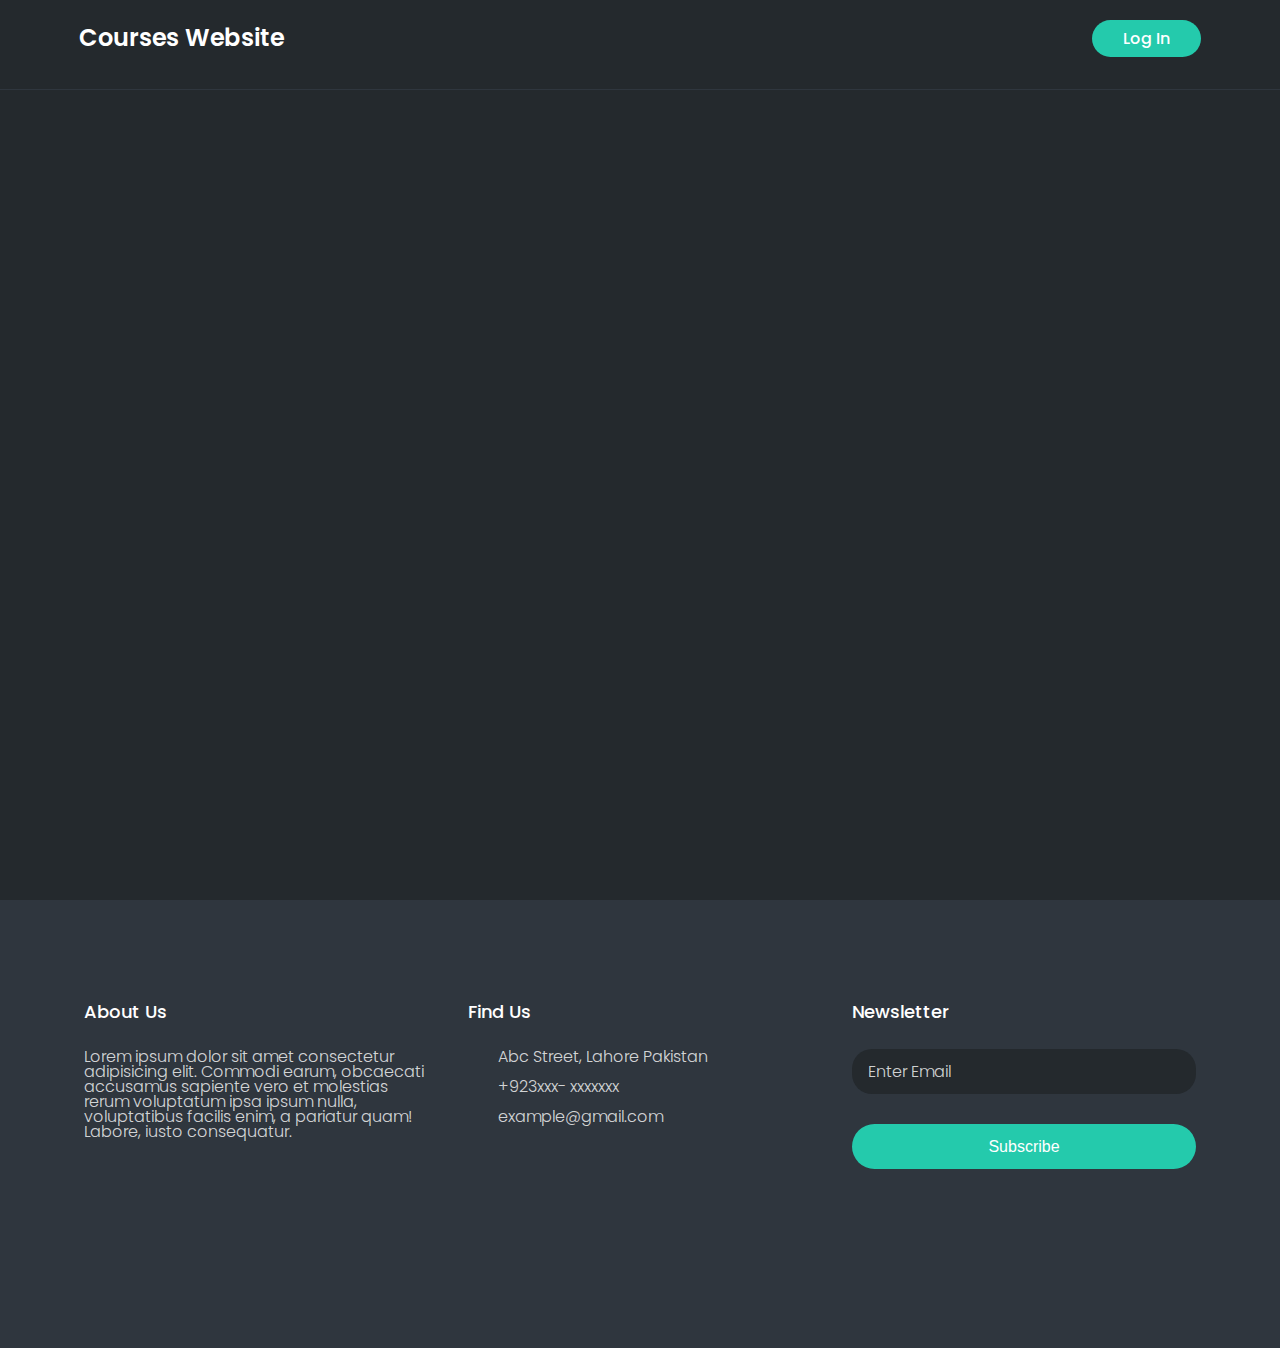
<file: Courses Website/Pages/Courses.html>
<!DOCTYPE html>
<html lang="en">
<head>

    <!-- meta tags -->
    <meta charset="UTF-8">
    <meta http-equiv="X-UA-Compatible" content="IE=edge">
    <meta name="viewport" content="width=device-width, initial-scale=1.0">


    <!-- title -->
    <title>Courses Website | Log In </title>

    <!-- stylesheet -->
    <link rel="stylesheet" href="../Stylesheet/SASS/style.css">

</head>

<body>

    <!-- header/navbar -->
    <header>

        <div class="container">

            <div class="row justify-between">

                <div class="logo">
                    <a href="../index.html">Courses Website</a>
                </div>

                <nav>
                    <ul>
                        <li><a href="./SignIn.html" class="btn btn-1">Log In</a></li>

                    </ul>
                </nav>

            </div>
        </div>

    </header>

    <!-- main -->
    <main>

        <section class="all-courses">

            <div class="container">

                <div class="row">
                    <div class="section-title">
                        <h2>All <span>Courses</span></h2>
                    </div>
                </div>

                <div class="row">

                    <div class="course-items">
                        
                    </div>

                </div>
            </div>

        </section>

    </main>

    <!-- footer -->
    <footer>

        <div class="container">
            <div class="row">

                <div class="footer-item footer-about">
                    <h2>About Us</h2>

                    <p>Lorem ipsum dolor sit amet consectetur adipisicing elit. Commodi earum, obcaecati accusamus sapiente vero et molestias rerum voluptatum ipsa ipsum nulla, voluptatibus facilis enim, a pariatur quam! Labore, iusto consequatur.</p>

                    <div class="social-media-links">
                        <a href="">
                            <i class="fab fa-facebook-f"></i>
                        </a>

                        <a href="" >
                            <i class="fab fa-twitter"></i>
                        </a>

                        <a href="https://github.com/uzair-asif/" target="_blank">
                            <i class="fab fa-github"></i>
                        </a>

                        <a href="">
                            <i class="fab fa-instagram"></i>
                        </a>

                        <a href="">
                            <i class="fab fa-twitch"></i>
                        </a>
                    </div>

                </div>

                <div class="footer-item footer-contact">
                    <h2>Find Us</h2>

                    <p>
                        <i class="fas fa-map-marker-alt">

                        </i>
                        Abc Street, Lahore Pakistan
                    </p>

                    <p>
                        <i class="fas fa-phone">

                        </i> 
                        +923xxx- xxxxxxx
                    </p>

                    <p>
                        <i class="fas fa-envelope">
                        </i>
                        example@gmail.com
                        </p>
                    
                </div>

                <div class="footer-item footer-news">
                    <h2>Newsletter</h2>

                    <input type="text" placeholder="Enter Email">

                    <button type="submit" class="btn btn-1">Subscribe</button>
                </div>

            </div>
        </div>

    </footer>


</body>

</html>
</file>
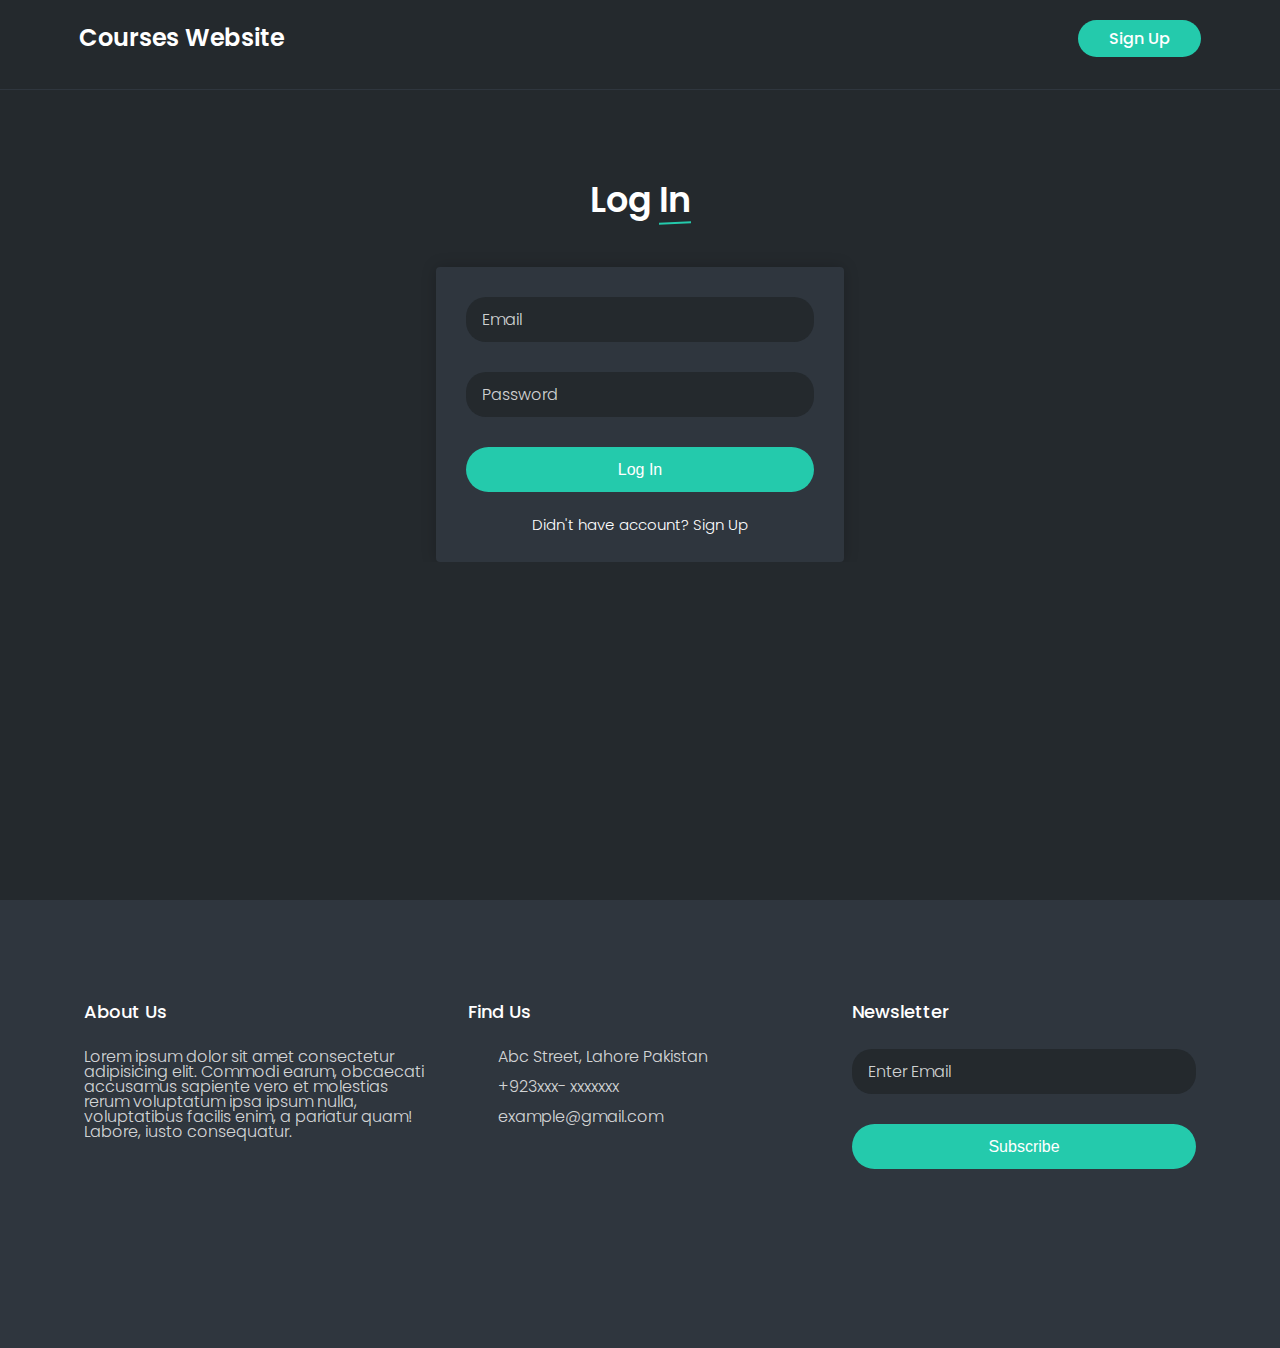
<file: Courses Website/Pages/SignIn.html>
<!DOCTYPE html>
<html lang="en">
<head>

    <!-- meta tags -->
    <meta charset="UTF-8">
    <meta http-equiv="X-UA-Compatible" content="IE=edge">
    <meta name="viewport" content="width=device-width, initial-scale=1.0">


    <!-- title -->
    <title>Courses Website | Log In </title>

    <!-- stylesheet -->
    <link rel="stylesheet" href="../Stylesheet/SASS/style.css">

</head>

<body>

    <!-- header/navbar -->
    <header>

        <div class="container">

            <div class="row justify-between">

                <div class="logo">
                    <a href="../index.html">Courses Website</a>
                </div>

                <nav>
                    <ul>
                        <li><a href="./SignUp.html" class="btn btn-1">Sign Up</a></li>

                    </ul>
                </nav>

            </div>
        </div>

    </header>

    <!-- main -->
    <main>

        <section class="signIn">
            <div class="container">

                <div class="row">

                    <div class="section-title">
                        <h2>Log <span>In</span></h2>
                    </div>

                </div>

                <div class="row">

                    <div class="sign-in-form">

                        <form action="">

                            <input
                                type="text"
                                placeholder="Email"
                                class="form-control"
                                required
                            >

                            <input
                                type="password"
                                placeholder="Password"
                                class="form-control"
                                required
                            >

                            <button type="submit" class="btn btn-1">Log In</button>

                            <a href="./SignUp.html">Didn't have account? Sign Up</a>

                        </form>

                    </div>

                </div>

            </div>
        </section>

    </main>

    <!-- footer -->
    <footer>

        <div class="container">
            <div class="row">

                <div class="footer-item footer-about">
                    <h2>About Us</h2>

                    <p>Lorem ipsum dolor sit amet consectetur adipisicing elit. Commodi earum, obcaecati accusamus sapiente vero et molestias rerum voluptatum ipsa ipsum nulla, voluptatibus facilis enim, a pariatur quam! Labore, iusto consequatur.</p>

                    <div class="social-media-links">
                        <a href="">
                            <i class="fab fa-facebook-f"></i>
                        </a>

                        <a href="" >
                            <i class="fab fa-twitter"></i>
                        </a>

                        <a href="https://github.com/uzair-asif/" target="_blank">
                            <i class="fab fa-github"></i>
                        </a>

                        <a href="">
                            <i class="fab fa-instagram"></i>
                        </a>

                        <a href="">
                            <i class="fab fa-twitch"></i>
                        </a>
                    </div>

                </div>

                <div class="footer-item footer-contact">
                    <h2>Find Us</h2>

                    <p>
                        <i class="fas fa-map-marker-alt">

                        </i>
                        Abc Street, Lahore Pakistan
                    </p>

                    <p>
                        <i class="fas fa-phone">

                        </i> 
                        +923xxx- xxxxxxx
                    </p>

                    <p>
                        <i class="fas fa-envelope">
                        </i>
                        example@gmail.com
                        </p>
                    
                </div>

                <div class="footer-item footer-news">
                    <h2>Newsletter</h2>

                    <input type="text" placeholder="Enter Email">

                    <button type="submit" class="btn btn-1">Subscribe</button>
                </div>

            </div>
        </div>

    </footer>


</body>

</html>
</file>
<file: Conrads Labs/style.css>
body {
  margin: 0;
  padding: 0;

  background-color: white;
}

.navbar-brand img {
  width: 50%;
}

#bar-button {
  color: white;
  background-color: #018dca;
}

#list {
}

#list a,
#list button {
  color: #018dca;
}

#list a:hover {
  color: #8abb2a;
  border-bottom: 1px solid #8abb2a;
}

#home {
  color: #8abb2a;
  border-bottom: 1px solid #8abb2a;
}

.about-us .container .row .col h1 {
  color: #018dca;
  font-size: 2rem;
  font-weight: 600;
}

.color-green {
  color: #8abb2a;
}

.about-us .container .row .col p {
  margin-top: 5%;
  font-size: 0.8rem;
  text-align: left;
}

.about-us .container .row .col button {
  background-color: #018dca;
  border: none;
  padding: 3%;
  color: white;

  font-weight: 600;
}

.about-us .container .row .col button:hover,
.services .container .row button:hover {
  background-color: black;
  transition: all 0.2s ease;
}

section {
  margin-top: 5%;
}
section .container .row {
  align-items: center;
  align-content: center;
  justify-items: center;
  justify-content: center;

  padding: 4%;
}
.services .container .row > h1 {
  text-align: center;
  font-size: 2rem;
  color: #018dca;

  font-weight: 550;
}

section .container .row .col {
  margin-top: 4%;
  align-items: center;
  align-content: center;
  justify-content: center;
  justify-items: center;

  padding: 2%;
}

.services .container .row .col img {
  align-items: center;
  justify-items: center;
  width: 80px;
  height: 80px;
}

.services .container .row .col h1 {
  font-size: 1.5rem;
  font-weight: 550;
  margin-top: 15%;

  color: #018dca;
}

.services .container .row .col p {
  font-size: 1rem;
  text-align: start;
}

.services .container .row button {
  width: max-content;
  background-color: #018dca;
  border: none;
  padding: 2%;

  color: white;

  font-weight: 600;
}

.case-studies .container .row h1 {
  text-align: center;
  font-size: 2rem;
  color: #018dca;

  font-weight: 550;
}

.case-studies .container .row h2 {
  text-align: center;
  font-size: 1.5rem;
  color: #018dca;

  font-weight: 500;
}
.case-studies .container .row .col {
  padding: 2%;
}

.case-studies .container .row .col .row .col {
  border: 0.1px solid rgb(148, 147, 147, 0.3);
}
.case-studies .container .row .col p {
  text-align: left;
}

.case-studies .container .row .col .row .col a {
  color: black;
  text-decoration: none;
}

.case-studies .container .row .col .row .col:hover {
  border-color: black;
}

.banner .container-fluid .row {
  /* border: 1px solid black; */
  background-image: linear-gradient(to right, #8abb2a, #018dca);

  padding: 5%;
  align-items: center;
  align-content: center;
  justify-content: center;
  justify-items: center;
}

.banner .container-fluid .row .col h1 {
  /* border: 1px solid white; */

  color: white;
  font-weight: 600;
  text-align: center;
  font-size: 2.2rem;
}

.banner .container-fluid .row .col h2 {
  /* border: 1px solid white; */
  margin-top: 3%;
  color: black;
  font-weight: 550;
  text-align: center;
  font-size: 1rem;
}

footer .row .container {
  height: 80rem;
  background-color: gray;
}
</file>
<file: Courses Website/Stylesheet/SASS/style.css>
/* fonts  */
@import url("https://fonts.googleapis.com/css2?family=Poppins:wght@300;400;500;600;700&display=swap");
/* global styles */
:root {
  scroll-behavior: smooth;
}

* {
  margin: 0;
  padding: 0;
  -webkit-box-sizing: border-box;
          box-sizing: border-box;
  outline: none;
}

html {
  font-size: 62.5%;
}

body {
  font-family: 'Poppins' , sans-serif;
  font-size: 1.6rem;
  line-height: 1.5rem;
  font-weight: 300;
  overflow-x: hidden;
}

ul {
  list-style: none;
}

li,
a {
  text-decoration: none;
}

img {
  vertical-align: middle;
  max-width: 100%;
}

p {
  font-size: 1.6rem;
  color: rgba(255, 255, 255, 0.8);
}

main {
  min-height: 100vh;
  background: #24292d;
}

.container {
  width: 90%;
  margin: auto;
}

.row {
  display: -webkit-box;
  display: -ms-flexbox;
  display: flex;
  -ms-flex-wrap: wrap;
      flex-wrap: wrap;
  -webkit-box-align: center;
      -ms-flex-align: center;
          align-items: center;
}

.justify-between {
  -webkit-box-pack: justify;
      -ms-flex-pack: justify;
          justify-content: space-between;
}

.align-content-center {
  -ms-flex-line-pack: center;
      align-content: center;
}

.btn {
  display: inline-block;
  padding: 1rem 3rem;
  border-radius: 3rem;
  text-transform: capitalize;
  font-weight: 500;
  border: 1px solid transparent;
  -webkit-transition: all 0.3s ease;
  transition: all 0.3s ease;
  font-size: 1.6rem;
  cursor: pointer;
}

.btn-1 {
  background: #24caac;
  color: #fff;
}

.btn-1:hover {
  background: transparent;
  border-color: #24caac;
  color: #24caac;
}

.section-title {
  width: 100%;
  padding: 0 1.5rem;
  margin-bottom: 6rem;
}

.section-title h2 {
  text-align: center;
  text-transform: capitalize;
  font-size: 3.5rem;
  color: #fff;
  font-weight: 600;
}

.section-title h2 span {
  position: relative;
}

.section-title h2 span::after {
  content: '';
  position: absolute;
  left: 0;
  bottom: 0;
  width: 100%;
  height: 0.2rem;
  background: #24caac;
  -webkit-transform: skewY(-3deg);
          transform: skewY(-3deg);
}

@-webkit-keyframes spinCourses {
  0% {
    -webkit-transform: rotate(0deg);
            transform: rotate(0deg);
  }
  100% {
    -webkit-transform: rotate(360deg);
            transform: rotate(360deg);
  }
}

@keyframes spinCourses {
  0% {
    -webkit-transform: rotate(0deg);
            transform: rotate(0deg);
  }
  100% {
    -webkit-transform: rotate(360deg);
            transform: rotate(360deg);
  }
}

@-webkit-keyframes zoomInOut {
  0%,
  100% {
    -webkit-transform: scale(1);
            transform: scale(1);
  }
  50% {
    -webkit-transform: scale(0.9);
            transform: scale(0.9);
  }
}

@keyframes zoomInOut {
  0%,
  100% {
    -webkit-transform: scale(1);
            transform: scale(1);
  }
  50% {
    -webkit-transform: scale(0.9);
            transform: scale(0.9);
  }
}

header {
  min-height: 10vh;
  background: #24292d;
  padding: 2rem 0;
  position: fixed;
  top: 0;
  left: 0;
  width: 100%;
  z-index: 10;
  border-bottom: 1px solid #2f363e;
}

header .nav-toggle {
  height: 3.4rem;
  width: 4.4rem;
  border: 1px solid #24caac;
  border-radius: 0.4rem;
  cursor: pointer;
  display: -webkit-box;
  display: -ms-flexbox;
  display: flex;
  -webkit-box-pack: center;
      -ms-flex-pack: center;
          justify-content: center;
  -webkit-box-align: center;
      -ms-flex-align: center;
          align-items: center;
  -webkit-box-orient: vertical;
  -webkit-box-direction: normal;
      -ms-flex-direction: column;
          flex-direction: column;
  display: none;
}

header .nav-toggle span {
  display: block;
  width: 2rem;
  height: 0.2rem;
  background: #24caac;
  position: relative;
}

header .nav-toggle span::before, header .nav-toggle span::after {
  content: '';
  position: absolute;
  left: 0;
  top: 0;
  height: 100%;
  width: 100%;
  background: #24caac;
}

header .nav-toggle span::before {
  -webkit-transform: translateY(-0.6rem);
          transform: translateY(-0.6rem);
}

header .nav-toggle span:after {
  -webkit-transform: translateY(0.6rem);
          transform: translateY(0.6rem);
}

header #nav-check {
  position: absolute;
  pointer-events: none;
  opacity: 0;
}

header #nav-check:focus ~ .nav-toggle {
  -webkit-box-shadow: 0 0 1rem #24caac;
          box-shadow: 0 0 1rem #24caac;
}

header #nav-check:checked ~ .nav-toggle span {
  background: transparent;
}

header #nav-check:checked ~ .nav-toggle span::before {
  -webkit-transform: rotate(45deg);
          transform: rotate(45deg);
}

header #nav-check:checked ~ .nav-toggle span::after {
  -webkit-transform: rotate(-45deg);
          transform: rotate(-45deg);
}

header .logo {
  padding: 0 1.5rem;
}

header .logo a {
  font-weight: 600;
  font-size: 2.4rem;
  color: #fff;
  text-transform: capitalize;
}

header nav {
  padding: 0 1.5rem;
}

header nav li {
  display: inline-block;
  margin-left: 4rem;
}

header nav li a {
  font-size: 1.6rem;
  color: #fff;
  text-transform: capitalize;
  -webkit-transition: all 0.5s ease;
  transition: all 0.5s ease;
}

header nav li a:hover {
  color: #24caac;
}

@media (max-width: 1000px) {
  header {
    position: relative;
  }
  header nav {
    font-family: inherit;
    width: 100%;
    position: absolute;
    background: #2f363e;
    top: 100%;
    left: 0;
    visibility: hidden;
    opacity: 0;
  }
  header nav ul {
    text-align: center;
  }
  header nav ul li {
    border: 1px solid transparent;
    margin: 0;
    display: block;
    margin: 1rem 0;
    padding: 1rem 0;
  }
  header nav ul li:hover {
    border: 1px solid #24caac;
  }
  header #nav-check:checked ~ nav {
    visibility: visible;
    opacity: 1;
  }
  header .nav-toggle {
    display: -webkit-box;
    display: -ms-flexbox;
    display: flex;
    margin-right: 1.5rem;
  }
}

#home {
  background: #24292d;
  min-height: 100vh;
  padding-top: 15%;
  overflow: hidden;
}

#home .home-text,
#home .home-img {
  width: 50%;
  padding: 0 1.5rem;
  -webkit-box-flex: 1;
      -ms-flex: 1 1 41rem;
          flex: 1 1 41rem;
}

#home .home-text h1 {
  font-size: 6rem;
  color: #24caac;
  text-transform: uppercase;
  line-height: 1.2;
}

#home .home-text h1 span {
  color: #e91e63;
  position: relative;
  z-index: 1;
}

#home .home-text h1 span::after {
  content: '';
  position: absolute;
  left: 0;
  width: 100%;
  height: 0.2rem;
  background: #fff;
  bottom: 1.5rem;
  -webkit-transform: skewY(-3deg);
          transform: skewY(-3deg);
  z-index: -1;
}

#home .home-text h2 {
  font-size: 3rem;
  font-weight: 300;
  color: #fff;
  margin: 1.5rem 0 4rem;
  line-height: 1.1;
}

#home .home-img-inner {
  max-width: 40rem;
  margin: auto;
  position: relative;
}

#home .home-img-inner img {
  width: 100%;
  -webkit-animation: zoomInOut 5s linear infinite;
          animation: zoomInOut 5s linear infinite;
}

#home .home-img-inner .home-courses {
  position: absolute;
  left: 0;
  top: 0;
  width: 100%;
  height: 100%;
  z-index: 1;
  -webkit-animation: spinCourses 25s linear infinite;
          animation: spinCourses 25s linear infinite;
}

#home .home-img-inner .home-courses .home-course-item {
  position: absolute;
  width: 8.5rem;
  height: 8.5rem;
  border-radius: 50%;
  display: -webkit-box;
  display: -ms-flexbox;
  display: flex;
  -webkit-box-pack: center;
      -ms-flex-pack: center;
          justify-content: center;
  -webkit-box-align: center;
      -ms-flex-align: center;
          align-items: center;
  -webkit-box-orient: vertical;
  -webkit-box-direction: normal;
      -ms-flex-direction: column;
          flex-direction: column;
  text-transform: capitalize;
  font-size: 1.6rem;
  color: #fff;
}

#home .home-img-inner .home-courses .home-course-item:nth-child(1) {
  left: -4rem;
  top: calc( 50% - 4rem);
  background: #eaa023;
}

#home .home-img-inner .home-courses .home-course-item:nth-child(2) {
  right: -4rem;
  top: calc( 50% - 4rem);
  background: #e91e63;
}

#home .home-img-inner .home-courses .home-course-item:nth-child(3) {
  top: -4rem;
  left: calc( 50% - 4rem);
  background: #24caac;
}

#home .home-img-inner .home-courses .home-course-item:nth-child(4) {
  bottom: -4rem;
  right: calc( 50% - 4rem);
  background: #2f363e;
}

@media (max-width: 1000px) {
  .home-text {
    display: -webkit-box;
    display: -ms-flexbox;
    display: flex;
    -webkit-box-pack: center;
        -ms-flex-pack: center;
            justify-content: center;
    -webkit-box-align: center;
        -ms-flex-align: center;
            align-items: center;
    -webkit-box-orient: vertical;
    -webkit-box-direction: normal;
        -ms-flex-direction: column;
            flex-direction: column;
    margin-bottom: 15%;
  }
  .home-text h1 {
    font-size: 4rem;
  }
  .home-text h2 {
    font-size: 2rem;
  }
}

#why-us {
  background: #24292d;
  padding: 5% 0;
}

#why-us .why-us-items {
  display: -webkit-box;
  display: -ms-flexbox;
  display: flex;
  -webkit-box-pack: center;
      -ms-flex-pack: center;
          justify-content: center;
  -webkit-box-align: center;
      -ms-flex-align: center;
          align-items: center;
  -webkit-box-orient: horizontal;
  -webkit-box-direction: normal;
      -ms-flex-direction: row;
          flex-direction: row;
  -ms-flex-wrap: wrap;
      flex-wrap: wrap;
}

#why-us .why-us-items .why-us-item {
  -webkit-box-flex: 1;
      -ms-flex: 1 1 25rem;
          flex: 1 1 25rem;
  margin: 0 1.5rem 3rem;
  padding: 5% 2%;
  border-radius: 0.4rem;
  overflow: hidden;
  position: relative;
  z-index: 1;
  background: #24caac;
}

#why-us .why-us-items .why-us-item:hover {
  -webkit-box-shadow: 0 0 15px rgba(0, 0, 0, 0.2);
          box-shadow: 0 0 15px rgba(0, 0, 0, 0.2);
}

#why-us .why-us-items .why-us-item::before, #why-us .why-us-items .why-us-item::after {
  content: '';
  position: absolute;
  left: 0;
  top: 0;
  width: 100%;
  height: 100%;
  background: #2f363e;
  z-index: -1;
  -webkit-transition: all 0.5s ease;
  transition: all 0.5s ease;
}

#why-us .why-us-items .why-us-item:hover::before {
  -webkit-transform: scale(1, 0);
          transform: scale(1, 0);
}

#why-us .why-us-items .why-us-item:hover::after {
  -webkit-transform: scale(0, 1);
          transform: scale(0, 1);
}

#why-us .why-us-items .why-us-item .icon {
  color: #24caac;
  font-size: 3rem;
  margin: 0 0 1rem;
  -webkit-transition: all 0.5s ease;
  transition: all 0.5s ease;
}

#why-us .why-us-items .why-us-item:hover .icon {
  color: #fff;
}

#why-us .why-us-items .why-us-item h3 {
  color: #fff;
  font-size: 2rem;
  font-weight: 500;
  text-transform: capitalize;
  margin: 0 0 1rem;
}

#courses {
  padding: 5% 0;
  background: #24292d;
}

#courses .course-items {
  display: -webkit-box;
  display: -ms-flexbox;
  display: flex;
  -webkit-box-pack: center;
      -ms-flex-pack: center;
          justify-content: center;
  -webkit-box-align: center;
      -ms-flex-align: center;
          align-items: center;
  -webkit-box-orient: horizontal;
  -webkit-box-direction: normal;
      -ms-flex-direction: row;
          flex-direction: row;
  -ms-flex-wrap: wrap;
      flex-wrap: wrap;
}

#courses .course-items .course-item {
  -webkit-box-flex: 1;
      -ms-flex: 1 1 30rem;
          flex: 1 1 30rem;
  position: relative;
  margin: 0 1.5rem 3rem;
}

#courses .course-items .course-item .course-img {
  border-radius: 0.4rem;
  overflow: hidden;
  -webkit-transition: all 0.3s ease;
  transition: all 0.3s ease;
}

#courses .course-items .course-item .course-img img {
  width: 100%;
}

#courses .course-items .course-item:hover .course-img {
  -webkit-transform: scale(0.97);
          transform: scale(0.97);
  -webkit-box-shadow: 0 0 15px rgba(0, 0, 0, 0.2);
          box-shadow: 0 0 15px rgba(0, 0, 0, 0.2);
}

#courses .course-items .course-item .course-price {
  position: absolute;
  top: 1rem;
  left: 1rem;
  background: #2f363e;
  color: #24caac;
  font-size: 1.6rem;
  font-weight: 500;
  padding: 0.5rem 1rem;
  border-radius: 0.4rem;
}

#courses .course-items .course-item .course-info {
  padding: 1.5rem 1rem;
}

#courses .course-items .course-item .course-info ul {
  display: -webkit-box;
  display: -ms-flexbox;
  display: flex;
  -webkit-box-pack: justify;
      -ms-flex-pack: justify;
          justify-content: space-between;
  -webkit-box-align: center;
      -ms-flex-align: center;
          align-items: center;
  -webkit-box-orient: horizontal;
  -webkit-box-direction: normal;
      -ms-flex-direction: row;
          flex-direction: row;
}

#courses .course-items .course-item .course-info ul li {
  color: #fff;
  font-size: 1.4rem;
  text-transform: capitalize;
}

#courses .course-items .course-item .course-info ul li .fa-star {
  color: #eaa023;
}

#courses .course-items .course-item .course-info h3 {
  font-size: 2rem;
  font-weight: 400;
  text-transform: capitalize;
  color: rgba(255, 255, 255, 0.8);
  margin: 1rem 0;
}

#courses .load-more {
  width: 100%;
  display: -webkit-box;
  display: -ms-flexbox;
  display: flex;
  -webkit-box-pack: center;
      -ms-flex-pack: center;
          justify-content: center;
  -webkit-box-align: center;
      -ms-flex-align: center;
          align-items: center;
  -webkit-box-orient: horizontal;
  -webkit-box-direction: normal;
      -ms-flex-direction: row;
          flex-direction: row;
}

.achievements {
  padding: 5% 0;
  min-height: 100vh;
  background: #24292d;
}

.achievements .container .row2 {
  display: -webkit-box;
  display: -ms-flexbox;
  display: flex;
  -webkit-box-pack: center;
      -ms-flex-pack: center;
          justify-content: center;
  -webkit-box-align: center;
      -ms-flex-align: center;
          align-items: center;
  -webkit-box-orient: horizontal;
  -webkit-box-direction: normal;
      -ms-flex-direction: row;
          flex-direction: row;
}

.achievements .container .row2 .achievements-img, .achievements .container .row2 .achievements-items {
  -webkit-box-flex: 1;
      -ms-flex: 1 1 40rem;
          flex: 1 1 40rem;
}

.achievements .container .row2 .achievements-img {
  display: -webkit-box;
  display: -ms-flexbox;
  display: flex;
  -webkit-box-pack: center;
      -ms-flex-pack: center;
          justify-content: center;
  -webkit-box-align: center;
      -ms-flex-align: center;
          align-items: center;
  -webkit-box-orient: vertical;
  -webkit-box-direction: normal;
      -ms-flex-direction: column;
          flex-direction: column;
}

.achievements .container .row2 .achievements-img img {
  max-width: 42rem;
  width: 100%;
  -webkit-animation: zoomInOut 7s linear infinite;
          animation: zoomInOut 7s linear infinite;
}

.achievements .container .row2 .achievements-items .row {
  display: -webkit-box;
  display: -ms-flexbox;
  display: flex;
  -webkit-box-pack: center;
      -ms-flex-pack: center;
          justify-content: center;
  -webkit-box-align: center;
      -ms-flex-align: center;
          align-items: center;
  -webkit-box-orient: horizontal;
  -webkit-box-direction: normal;
      -ms-flex-direction: row;
          flex-direction: row;
}

.achievements .container .row2 .achievements-items .row .achievement-item {
  -webkit-box-flex: 1;
      -ms-flex: 1 1 20rem;
          flex: 1 1 20rem;
  margin: 0 1.5rem 3rem;
  padding: 12% 8%;
  text-align: center;
  border-radius: 0.4rem;
}

.achievements .container .row2 .achievements-items .row .achievement-item h3 {
  font-size: 3.5rem;
  color: #fff;
  text-transform: capitalize;
  margin-bottom: 10%;
}

.achievements .container .row2 .achievements-items .row .achievement-item p {
  text-transform: uppercase;
  color: #fff;
}

.achievements .container .row2 .achievements-items .row .one {
  background: #eaa023;
}

.achievements .container .row2 .achievements-items .row .two {
  background: #e91e63;
}

.achievements .container .row2 .achievements-items .row .three {
  background: #24caac;
}

.achievements .container .row2 .achievements-items .row .four {
  background: #2f363e;
}

.achievements .container .row2 .achievements-items .row .four i {
  font-size: 2.6rem;
}

#reviews {
  background: #24292d;
  min-height: 100vh;
  padding: 5% 0;
}

#reviews .review-items {
  display: -webkit-box;
  display: -ms-flexbox;
  display: flex;
  -webkit-box-pack: center;
      -ms-flex-pack: center;
          justify-content: center;
  -webkit-box-align: center;
      -ms-flex-align: center;
          align-items: center;
  -webkit-box-orient: horizontal;
  -webkit-box-direction: normal;
      -ms-flex-direction: row;
          flex-direction: row;
  -ms-flex-wrap: wrap;
      flex-wrap: wrap;
  margin-top: 5%;
}

#reviews .review-items .review-item {
  -webkit-box-flex: 1;
      -ms-flex: 1 1 25rem;
          flex: 1 1 25rem;
  padding: 0 1.5rem;
  margin: 3rem;
  display: -webkit-box;
  display: -ms-flexbox;
  display: flex;
  -webkit-box-pack: center;
      -ms-flex-pack: center;
          justify-content: center;
  -webkit-box-align: center;
      -ms-flex-align: center;
          align-items: center;
  -webkit-box-orient: vertical;
  -webkit-box-direction: normal;
      -ms-flex-direction: column;
          flex-direction: column;
}

#reviews .review-items .review-item img {
  max-width: 10rem;
  border: 0.5rem solid #2f363e;
  border-radius: 50%;
  margin-bottom: 1.5rem;
  -webkit-transition: all 0.5s ease;
  transition: all 0.5s ease;
}

#reviews .review-items .review-item img:hover {
  -webkit-transform: translateX(3rem) rotate(360deg);
          transform: translateX(3rem) rotate(360deg);
  -webkit-box-shadow: 0 0 15px rgba(0, 0, 0, 0.2);
          box-shadow: 0 0 15px rgba(0, 0, 0, 0.2);
}

#reviews .review-items .review-item p {
  font-size: 2rem;
  color: #fff;
  margin: 0 0 1.5rem;
}

#reviews .review-items .review-item p i {
  font-size: 1rem;
}

#reviews .review-items .review-item p .fa-quote-left {
  margin-right: 1rem;
}

#reviews .review-items .review-item p .fa-quote-right {
  margin-left: 1rem;
}

#reviews .review-items .review-item h3 {
  text-transform: capitalize;
  font-size: 1.6rem;
  color: #24caac;
  font-weight: 500;
  margin: 0 0 1rem;
}

#reviews .review-items .review-item span {
  display: block;
  font-size: 1.6rem;
  color: rgba(255, 255, 255, 0.8);
}

#contact-us {
  min-height: 100vh;
  background: #24292d;
  padding: 5% 0;
}

#contact-us .contact-us-info {
  display: -webkit-box;
  display: -ms-flexbox;
  display: flex;
  -webkit-box-pack: center;
      -ms-flex-pack: center;
          justify-content: center;
  -webkit-box-align: center;
      -ms-flex-align: center;
          align-items: center;
  -webkit-box-orient: horizontal;
  -webkit-box-direction: normal;
      -ms-flex-direction: row;
          flex-direction: row;
  -ms-flex-wrap: wrap;
      flex-wrap: wrap;
  width: 100%;
}

#contact-us .contact-us-info .contact-us-img, #contact-us .contact-us-info .contact-us-form {
  -webkit-box-flex: 1;
      -ms-flex: 1 1 40rem;
          flex: 1 1 40rem;
  padding: 0 1.5rem;
}

#contact-us .contact-us-info .contact-us-img {
  display: -webkit-box;
  display: -ms-flexbox;
  display: flex;
  -webkit-box-pack: center;
      -ms-flex-pack: center;
          justify-content: center;
  -webkit-box-align: center;
      -ms-flex-align: center;
          align-items: center;
  -webkit-box-orient: horizontal;
  -webkit-box-direction: normal;
      -ms-flex-direction: row;
          flex-direction: row;
}

#contact-us .contact-us-info .contact-us-img img {
  -webkit-animation: zoomInOut 5s linear infinite;
          animation: zoomInOut 5s linear infinite;
}

#contact-us .contact-us-info .contact-us-form form {
  display: -webkit-box;
  display: -ms-flexbox;
  display: flex;
  -webkit-box-pack: center;
      -ms-flex-pack: center;
          justify-content: center;
  -webkit-box-align: center;
      -ms-flex-align: center;
          align-items: center;
  -webkit-box-orient: vertical;
  -webkit-box-direction: normal;
      -ms-flex-direction: column;
          flex-direction: column;
  background: #2f363e;
  width: 100%;
  padding: 3rem;
  border-radius: 0.4rem;
  -webkit-box-shadow: 0 0 15px rgba(0, 0, 0, 0.2);
          box-shadow: 0 0 15px rgba(0, 0, 0, 0.2);
  margin: auto;
}

#contact-us .contact-us-info .contact-us-form form input, #contact-us .contact-us-info .contact-us-form form textarea {
  height: 4.5rem;
  width: 100%;
  display: block;
  margin-bottom: 3rem;
  padding: 0 1.5rem;
  border-radius: 2rem;
  background: #24292d;
  border: 1px solid transparent;
  font-size: 1.6rem;
  color: #fff;
  font-weight: 300;
  -webkit-transition: all 0.5s ease;
  transition: all 0.5s ease;
  font-family: inherit;
}

#contact-us .contact-us-info .contact-us-form form input::-webkit-input-placeholder, #contact-us .contact-us-info .contact-us-form form textarea::-webkit-input-placeholder {
  color: rgba(255, 255, 255, 0.8);
}

#contact-us .contact-us-info .contact-us-form form input:-ms-input-placeholder, #contact-us .contact-us-info .contact-us-form form textarea:-ms-input-placeholder {
  color: rgba(255, 255, 255, 0.8);
}

#contact-us .contact-us-info .contact-us-form form input::-ms-input-placeholder, #contact-us .contact-us-info .contact-us-form form textarea::-ms-input-placeholder {
  color: rgba(255, 255, 255, 0.8);
}

#contact-us .contact-us-info .contact-us-form form input::placeholder, #contact-us .contact-us-info .contact-us-form form textarea::placeholder {
  color: rgba(255, 255, 255, 0.8);
}

#contact-us .contact-us-info .contact-us-form form input:focus, #contact-us .contact-us-info .contact-us-form form textarea:focus {
  border-color: #24caac;
}

#contact-us .contact-us-info .contact-us-form form textarea {
  height: 12rem;
  resize: none;
  padding-top: 1.5rem;
}

#contact-us .contact-us-info .contact-us-form form .btn {
  width: 100%;
  height: 4.5rem;
}

footer {
  background: #2f363e;
  padding: 5% 0;
}

footer .row {
  display: -webkit-box;
  display: -ms-flexbox;
  display: flex;
  -webkit-box-orient: horizontal;
  -webkit-box-direction: normal;
      -ms-flex-direction: row;
          flex-direction: row;
  -ms-flex-wrap: wrap;
      flex-wrap: wrap;
}

footer .row .footer-item {
  -webkit-box-flex: 1;
      -ms-flex: 1 1 25rem;
          flex: 1 1 25rem;
  padding: 2rem;
  margin: 2rem 0;
  min-height: 280px;
}

footer .row .footer-item h2 {
  color: #fff;
  font-size: 1.8rem;
  font-weight: 500;
  text-transform: capitalize;
  margin: 0 0 3rem;
}

footer .row .footer-about .social-media-links {
  margin-top: 2rem;
}

footer .row .footer-about .social-media-links a {
  display: inline-block;
  border: 1px solid transparent;
  height: 3.5rem;
  width: 3.5rem;
  color: #24caac;
  line-height: 3.5rem;
  text-align: center;
  font-size: 1.6rem;
  -webkit-transition: all 0.5s ease;
  transition: all 0.5s ease;
  border-radius: 50%;
}

footer .row .footer-about .social-media-links a:hover {
  border-color: #24caac;
}

footer .row .footer-quick-links ul li a {
  display: block;
  color: #fff;
  padding: 0.8rem 0;
  text-transform: capitalize;
  font-size: 1.6rem;
  -webkit-transition: all 0.5s ease;
  transition: all 0.5s ease;
}

footer .row .footer-quick-links ul li a:hover {
  color: #24caac;
}

footer .row .footer-contact p {
  margin: 0 0 1.5rem;
  position: relative;
  padding-left: 3rem;
}

footer .row .footer-contact p i {
  position: absolute;
  left: 0;
  top: 0.5rem;
}

footer .row .footer-news input {
  height: 4.5rem;
  width: 100%;
  display: block;
  margin-bottom: 3rem;
  padding: 0 1.5rem;
  border-radius: 2rem;
  background: #24292d;
  border: 1px solid transparent;
  font-size: 1.6rem;
  color: #fff;
  font-weight: 300;
  -webkit-transition: all 0.5s ease;
  transition: all 0.5s ease;
  font-family: inherit;
}

footer .row .footer-news input::-webkit-input-placeholder {
  color: rgba(255, 255, 255, 0.8);
}

footer .row .footer-news input:-ms-input-placeholder {
  color: rgba(255, 255, 255, 0.8);
}

footer .row .footer-news input::-ms-input-placeholder {
  color: rgba(255, 255, 255, 0.8);
}

footer .row .footer-news input::placeholder {
  color: rgba(255, 255, 255, 0.8);
}

footer .row .footer-news input:focus {
  border-color: #24caac;
}

footer .row .footer-news button {
  height: 4.5rem;
  width: 100%;
}

@media (max-width: 1000px) {
  footer {
    padding-bottom: 0;
  }
  footer .footer-item {
    margin-bottom: 0;
    padding-bottom: 0;
  }
}

@media (max-width: 550px) {
  .footer-news {
    display: none;
  }
}

.signIn {
  padding-top: 15%;
  overflow: hidden;
}

.signIn .container {
  display: -webkit-box;
  display: -ms-flexbox;
  display: flex;
  -webkit-box-pack: center;
      -ms-flex-pack: center;
          justify-content: center;
  -webkit-box-align: center;
      -ms-flex-align: center;
          align-items: center;
  -webkit-box-orient: vertical;
  -webkit-box-direction: normal;
      -ms-flex-direction: column;
          flex-direction: column;
}

.signIn .sign-in-form form {
  display: -webkit-box;
  display: -ms-flexbox;
  display: flex;
  -webkit-box-pack: center;
      -ms-flex-pack: center;
          justify-content: center;
  -webkit-box-align: center;
      -ms-flex-align: center;
          align-items: center;
  -webkit-box-orient: vertical;
  -webkit-box-direction: normal;
      -ms-flex-direction: column;
          flex-direction: column;
  background: #2f363e;
  width: 100%;
  padding: 3rem;
  border-radius: 0.4rem;
  -webkit-box-shadow: 0 0 15px rgba(0, 0, 0, 0.2);
          box-shadow: 0 0 15px rgba(0, 0, 0, 0.2);
  margin: auto;
}

.signIn .sign-in-form form input {
  height: 4.5rem;
  width: 100%;
  display: block;
  margin-bottom: 3rem;
  padding: 0 1.5rem;
  border-radius: 2rem;
  background: #24292d;
  border: 1px solid transparent;
  font-size: 1.6rem;
  color: #fff;
  font-weight: 300;
  -webkit-transition: all 0.5s ease;
  transition: all 0.5s ease;
  font-family: inherit;
}

.signIn .sign-in-form form input::-webkit-input-placeholder {
  color: rgba(255, 255, 255, 0.8);
}

.signIn .sign-in-form form input:-ms-input-placeholder {
  color: rgba(255, 255, 255, 0.8);
}

.signIn .sign-in-form form input::-ms-input-placeholder {
  color: rgba(255, 255, 255, 0.8);
}

.signIn .sign-in-form form input::placeholder {
  color: rgba(255, 255, 255, 0.8);
}

.signIn .sign-in-form form input:focus {
  border-color: #24caac;
}

.signIn .sign-in-form form .btn {
  width: 100%;
  height: 4.5rem;
}

.signIn .sign-in-form form a {
  font-size: 1.5rem;
  color: white;
  padding-top: 2.5rem;
  -webkit-transition: all 0.5s ease;
  transition: all 0.5s ease;
}

.signIn .sign-in-form form a:hover {
  color: #24caac;
}

.signUp {
  padding-top: 15%;
  overflow: hidden;
}

.signUp .container {
  display: -webkit-box;
  display: -ms-flexbox;
  display: flex;
  -webkit-box-pack: center;
      -ms-flex-pack: center;
          justify-content: center;
  -webkit-box-align: center;
      -ms-flex-align: center;
          align-items: center;
  -webkit-box-orient: vertical;
  -webkit-box-direction: normal;
      -ms-flex-direction: column;
          flex-direction: column;
}

.signUp .sign-up-form form {
  display: -webkit-box;
  display: -ms-flexbox;
  display: flex;
  -webkit-box-pack: center;
      -ms-flex-pack: center;
          justify-content: center;
  -webkit-box-align: center;
      -ms-flex-align: center;
          align-items: center;
  -webkit-box-orient: vertical;
  -webkit-box-direction: normal;
      -ms-flex-direction: column;
          flex-direction: column;
  background: #2f363e;
  width: 100%;
  padding: 3rem;
  border-radius: 0.4rem;
  -webkit-box-shadow: 0 0 15px rgba(0, 0, 0, 0.2);
          box-shadow: 0 0 15px rgba(0, 0, 0, 0.2);
  margin: auto;
}

.signUp .sign-up-form form input {
  height: 4.5rem;
  width: 100%;
  display: block;
  margin-bottom: 3rem;
  padding: 0 1.5rem;
  border-radius: 2rem;
  background: #24292d;
  border: 1px solid transparent;
  font-size: 1.6rem;
  color: #fff;
  font-weight: 300;
  -webkit-transition: all 0.5s ease;
  transition: all 0.5s ease;
  font-family: inherit;
}

.signUp .sign-up-form form input::-webkit-input-placeholder {
  color: rgba(255, 255, 255, 0.8);
}

.signUp .sign-up-form form input:-ms-input-placeholder {
  color: rgba(255, 255, 255, 0.8);
}

.signUp .sign-up-form form input::-ms-input-placeholder {
  color: rgba(255, 255, 255, 0.8);
}

.signUp .sign-up-form form input::placeholder {
  color: rgba(255, 255, 255, 0.8);
}

.signUp .sign-up-form form input:focus {
  border-color: #24caac;
}

.signUp .sign-up-form form .btn {
  width: 100%;
  height: 4.5rem;
}

.signUp .sign-up-form form a {
  font-size: 1.5rem;
  color: white;
  padding-top: 2.5rem;
  -webkit-transition: all 0.5s ease;
  transition: all 0.5s ease;
}

.signUp .sign-up-form form a:hover {
  color: #24caac;
}
/*# sourceMappingURL=style.css.map */
</file>
<file: HOMIES-HOME-RENOVATORS/style.css>
/* global styles */

* {
  margin: 0;
  padding: 0;
  box-sizing: border-box;
}

html {
  font-size: 62.5%;
}

body {
  font-family: "Segoe UI", Tahoma, Geneva, Verdana, sans-serif;
}

a {
  text-decoration: none;
}

p {
  font-family: "Raleway", sans-serif;
  line-height: 2rem;
  font-weight: 550;

  letter-spacing: 0.1rem;
}

button {
  width: max-content;
  margin-top: 5rem;

  padding: 1rem 2.5rem;

  background: white;
  color: black;
  cursor: pointer;

  font-size: 1.4rem;
}

button:hover {
  color: white;
  background: black;
  transition: all 0.4s ease-in-out;
}

/* header section */
.nav-head {
  background: rgb(44, 44, 44);
  color: white;

  position: sticky;
  top: 0;
  z-index: 1;
}

nav {
  min-height: 10vh;
  display: flex;
  width: 90%;
  padding: 2rem;
  flex-wrap: wrap;
  margin: auto;

  align-items: center;
}

nav a img {
  width: 5rem;

  flex: 1 1 40rem;
}

nav ul {
  display: flex;
  list-style: none;
  flex: 1 1 40rem;

  justify-content: flex-end;
  align-items: center;
}

nav ul li {
  margin: 0 3rem;

  font-size: 1.5rem;
  font-weight: 550;
}

nav ul li a {
  padding: 1rem;
  color: white;
}

nav ul li a:hover {
  background-color: white;
  color: rgb(44, 44, 44);
}

/* hero section */
.hero {
  min-height: 90vh;
}

.hero-content {
  min-height: inherit;
  display: flex;
  flex-wrap: wrap;
}

.hero-text {
  display: flex;
  flex-direction: column;

  flex: 1 1 50rem;
  padding: 15%;
  padding-right: 10%;

  font-family: fantasy;
}

.hero-text h1 {
  line-height: 7rem;
  font-size: 5.5rem;

  color: #f1c50e;
  text-transform: uppercase;
}

#renovating {
  color: #b3b3b3;
  font-size: 4.5rem;
  font-weight: 500;
}

.hero-text p {
  margin-top: 2rem;
  text-align: justify;
  font-size: 1.3rem;
  line-height: 2.3rem;
}

.hero-img {
  padding-top: 10%;
  padding-left: 5%;
  flex: 1 1 50rem;
}

.hero-img img {
  width: 80%;
  height: 70%;
}

/* services section */
#services {
  min-height: 100vh;
}

.services-head {
  min-height: 20vh;
  display: flex;
  flex-wrap: wrap;
  background: #f1c50e;
  padding: 0 5%;
  padding-bottom: 3%;
}

.service {
  flex: 1 1 30rem;
  background-color: white;
  padding: 2% 5%;

  margin: 2% 1%;
  margin-top: 0;
  align-items: center;
  justify-content: center;

  text-align: center;
}

.service img {
  background: #f1c50e;
  width: 10rem;
  height: 10rem;
  border-radius: 50%;
}

.service h2 {
  color: #f1c50e;
  margin: 5% 0;
  font-size: 1.8rem;
}

.service p {
  margin-top: 10%;

  font-size: 1.3rem;
  color: rgb(104, 103, 103);
}

.popular-services {
  flex-wrap: wrap;
  min-height: 90vh;

  background-image: linear-gradient(
      0deg,
      rgba(0, 0, 0, 0.05),
      rgba(0, 0, 0, 0.05)
    ),
    url("./Assets/images/services-image.jpg");

  background-size: cover;
  background-position: center;

  padding: 2% 5%;
}

.text-area {
  width: 85%;
  min-height: 10vh;
  padding: 5%;
}

.text-area h2,
#about-us h2 {
  font-size: 5rem;
}

.text-area p {
  margin-top: 2%;
  font-size: 1.8rem;
  color: rgb(51, 51, 51);
}

.services-cards {
  display: flex;
  flex-wrap: wrap;
}

.service-card {
  flex: 1 1 30rem;
  padding: 3%;
  margin: 2%;
  background: white;
}

.service-card img {
  width: 100%;
}

.service-card h3 {
  color: #f1c50e;
  margin: 2% 0;
  font-size: 2rem;
  font-weight: 700;
}

.service-card p {
  font-size: 1.3rem;
  color: rgb(104, 103, 103);
  line-height: 2rem;
}

/* About Us Section */
#about-us {
  min-height: 100vh;
}

#about-us header {
  background: #e5e5e5;
  padding: 10% 5%;

  text-align: center;
  min-height: 20vh;
}

#about-us header p {
  margin: 5% 0;

  font-size: 1.6rem;
  line-height: 3rem;
  font-weight: 600;
}

#about-us header button,
#home-repair button {
  padding: 2% 5%;
  font-size: 1.5em;

  background: #f1c50e;
  border: none;
  color: black;
}

#about-us header button:hover,
#home-repair button:hover {
  background: #d3aa04;
}

.about-us-flex {
  padding: 5%;
  display: flex;
  flex-wrap: wrap;

  margin-bottom: 5%;
}

.col1 {
  background: rgb(190, 190, 190);
  padding: 10% 3%;
  flex: 1 1 30rem;
}

.col1-yellow {
  background: #f1c50e;
  padding: 1%;
}

.col1-yellow img {
  width: 100%;
}

.col2 {
  flex: 1 1 30rem;
  padding: 5%;
}

.col2 p {
  margin: 5% 0;
  font-size: 1.6rem;
}

/* contact us section */
#contact-us {
  background: #1a1a1a;
  padding: 10%;

  display: flex;
  flex-wrap: wrap;
}

.contact-info {
  margin: 5% 0;
  flex: 1 1 20rem;
  background: #f1c50e;
  padding: 5%;
}

.contact-info h3 {
  margin: 5% 0;
  font-size: 2.3rem;
}

.contact-info h4 {
  font-size: 1.5rem;
  font-weight: 600;
}

.contact-form {
  flex: 1 1 35rem;
  background: white;
  padding: 5%;
}

.contact-form input {
  background: white;
  color: black;
  width: 100%;
  border: none;

  border-bottom: 2px solid black;
  margin: 5% 0;
  height: 3rem;
}

.contact-form button {
  margin-top: 2%;
}

#big-message {
  height: 10rem;
}

/* home repair section */
#home-repair {
  min-height: 100vh;
  background: #1a1a1a;
  padding: 10%;

  text-align: center;
  color: white;
}

#home-repair h2 {
  font-size: 4rem;
  font-weight: 600;
  margin: 3% 0;
}

#home-repair h3 {
  font-size: 1.5rem;
  font-weight: normal;

  color: #999999;

  margin-bottom: 5%;
}

.home-repair-cards {
  display: flex;
  flex-wrap: wrap;
}

.home-repair-card {
  text-align: left;
  margin: 4%;
  padding: 5%;
  flex: 1 1 20rem;
}

.home-repair-card p {
  color: white;
  font-size: 1.4rem;
  font-weight: 550;
  font-style: italic;
}

.home-repair-card h4 {
  margin: 5% 0;
  font-size: 3rem;
  color: #f1c50e;
}

/* Media Query */
@media screen and (max-width: 750px) {
  /* navbar  */

  .nav-head {
    position: relative;
  }
  nav ul {
    flex-direction: column;
  }

  nav {
    align-items: center;
    justify-content: center;
  }

  nav ul li {
    padding: 2rem;
  }

  nav a img {
    flex-basis: 50rem;
  }

  nav ul {
    flex-basis: 80rem;
  }

  .hero-text h1 {
    font-size: 4.5rem;
  }

  #renovating {
    font-size: 3.5rem;
  }

  .hero-img img {
    width: 100%;
    height: 100%;
  }

  .hero-img {
    padding: 5%;
  }
}
</file>
<file: Photography-Website/style.css>
/* Global Styles */

* {
  margin: 0;
  padding: 0;
  box-sizing: border-box;
}

/* adding fonts */
@font-face {
    font-family: 'Ruhl';
    src: url('./Fonts/FrankRuhlLibre-Regular.ttf');
}

@font-face {
    font-family: 'Ruhl Medium';
    src: url('./Fonts/FrankRuhlLibre-Medium.ttf');
}

@font-face {
    font-family: 'Vibes';
    src: url('./Fonts/GreatVibes-Regular.ttf');
}

html {
  font-size: 62.5%;

  /* variables */

  /* font sizes dynamic */
  --header1: calc(2rem + 1vw);
  --header2: calc(3.5rem + 1vw);
  --header3: calc(3rem + 1vw);
  --header4: calc(2.4rem + 1vw);
  --text: calc(1.5rem + 1vw);
  --big: calc(6rem + 1vw)

  /* colors */
  --purple: #906272;
  --background-color: #414141;
  --gray-text: #525252;

  scroll-behavior: smooth;
}


h1 {
  font-size: var(--header1);
  font-family: 'Vibes' , sans-serif;
}

li,
button,
label,
input,
p,
a {
  font-size: var(--text);
}

h2 {
  font-size: var(--header2);
}

h3 {
  font-size: var(--header3);
}

h4,
h5 {
  font-size: var(--header4);
}

ul{
    list-style: none;
}

a {
  text-decoration: none;
  color: black;
}


.flex{
    display: flex;
    flex-direction: column;
    justify-content: center;
    align-items: center;
}


body{
    font-family: 'Ruhl', sans-serif;

    animation: opening 0.7s ease-in-out;
}


/* nav section */
.main-head{
    box-shadow: 0px 10px 10px rgba(0, 0, 0, 0.1);
    position: relative;
    z-index: 2;
}

nav{
    width: 90%;
    margin: auto;

    display: flex;
    align-items: center;
    min-height: 10vh;

    padding: 2rem 0;
}

#logo{
    flex: 1 1 20rem;
}

.nav-links{
    display: flex;
    justify-content: space-around;

    flex: 1 1 20rem;
}


/* hero section */
.hero{
    min-height: 90vh;

    width: 95%;
    margin: 0 0 0 auto;
    display: flex;
    flex-wrap: wrap;

    overflow: hidden;
}

.hero-introduction{
    flex: 2 1 40rem;

    text-align: center;
}

.hero-introduction p{
    padding: 5rem 10rem;

    color: var(--gray-text);
}

.hero-introduction h2{
    padding-top: 3rem;
}

.hero-introduction a{
    padding: 2rem 8rem;
    border: 3px solid black;
    margin-bottom: 4rem;
}

.hero-images{
    flex: 1 1 40rem;

    background: linear-gradient(#dad8dd, #dad1d4);

    position: relative;
    z-index: 1;
}

.hero-elena{
    width: 100%;
    height: 100%;

    object-fit: cover;
}

/* plants */
.plant{
    position: absolute;
    bottom: 0;
    left: -20%;
    z-index: -1;

    transform: translateY(10%) rotateZ(-10deg) rotateX(-90deg);
    animation: plant-entrance 1.5s ease-in-out 0.5s forwards , plant-shake 2s infinite ease alternate-reverse 2s;
    transform-origin: bottom;

    max-height: 80%;
}

.plant2{
    left: 40%;
}

/* animation */
@keyframes opening {
    from{
        opacity: 0;
    }
    to{
        opacity: 1;
    }
}

@keyframes plant-entrance {
    from{
        transform: translateY(10%) rotateZ(-10deg) rotateX(-90deg);
    }   
    to{
        transform: translateY(0%) rotateZ(0deg) rotateX(0deg);
    } 
}

@keyframes plant-shake {
    from{
        transform: rotateZ(-5deg);
    }
    to{
        transform: rotateZ(0deg);
    }    
}

/* hiding burger and checkbox */
.burger , .menu-check{
    display: none;
}


/* about section */
.about{
    min-height: 100vh;
    display: flex;
    flex-wrap: wrap;
}

.about-text{
    background: var(--background-color);
    color: white;
    flex: 2 1 40rem;    

    justify-content: space-around;
}

.about-text div{
    padding: 3rem 8rem;
}

.about-text h3{
    padding: 2rem 0;
    font-family: 'Ruhl Medium';
}

.about-text h2{
    font-family: 'Vibes';
    padding: 4rem;
}

.about-image{
    position: relative;
    flex: 1 1 40rem;
}

.about-image h5{
    position: absolute;

    letter-spacing: 2rem;

    top: 20%;
    left: 50%;

    transform: translate(-50% , 20%);
}

.about-image img{
    width: 100%;
    height: 100%;
    object-fit: cover;
}



/* gallery */
.gallery{
    display: grid;
    min-height: 100vh;
    grid-column: repeat(3 , 1fr);

    position: relative;
}

.gallery-head{
    position: absolute;
    top: 50%;
    left: 50%;
    transform: translate(-50% , -50%);

    color: white;
    background: var(--background-color);

    padding: 5rem 10rem;
    text-align: center;

    opacity: 0.8;
}

.gallery img{
    width: 100%;
    height: 100%;

    object-fit: cover;
}

.gallery1{
    grid-column: 1/3;
}

.gallery2{
    grid-column: 3/4;
    grid-row: 1/3;
}


/* contact section */
.contact{
    min-height: 80vh;
    display: flex;
    flex-wrap: wrap;
}

.form-wrapper{
    flex: 3 1 40rem;
}

.form-wrapper h2{
    margin: 5rem 0;
}

.form-wrapper span{
    font-size: calc(6rem + 1vw);
    color: #906272;
}

.form-wrapper label{
    display: block;
}

.form-wrapper input{
    display: block;
    margin: 3rem 0;
    background: var(--background-color);
    color: white;

    border: none;
    padding: 1rem;
}

.form-wrapper button{
    padding: 1rem 8rem;
    background: #906272;
    color: white;
    border: none;

    width: 100%;
}

.contact img{
    flex: 1 1 40rem;

    width: 100%;
    height: 100%;
    object-fit: cover;
}


/* footer */
footer{
    background: var(--background-color);
    color: white;
    display: flex;
    flex-wrap: wrap;

    padding: 3rem 5%;

    align-items: center;
}

footer h4{
    flex: 3 1 40rem;
    font-size: calc(1.6rem + 1vw);
}

footer ul{
    display: flex;
    flex: 1 1 40rem;

    align-items: center;
    justify-content: space-around;
}


/* Median Query */
@media screen and (max-width: 842px) {

    .hero{
        width: 100%;
    }

    .hero-introduction p{
        padding: 5rem 3rem;
    }

    /* burger */

    .burger{
        position: relative;
        display: block;

        cursor: pointer;
    }

    .burger span{
        padding: 0.2rem 2rem;
        background: var(--gray-text);

        margin: 0.5rem 0rem;
        display: block;

        transition: all 0.5s ease;
    }    

    .nav-links{
        background: var(--background-color);
        width: 100%;
        height: 100%;
        position: fixed;

        top: 0;
        left: 100%;

        flex-direction: column;
        align-items: center;

        transition: transform 1s ease;
    }

    .nav-links a{

        color: white;
        font-size: var(--header3);
        text-decoration: underline;
    }

    .nav-open{
        transform: translateX(-100%);
    }

    .toggle .line1{
        transform: rotateZ(45deg) translateY(300%);
        background: white;
    }

    .toggle .line2{
        opacity: 0;
    }

    .toggle .line3{
        transform: rotateZ(-45deg) translateY(-300%);
        background: white;
    }


    /* about section*/
    .about-text div{
        padding: 3rem 3rem;
    }

    /* gallery */
    .gallery img{
        grid-row: auto;
        grid-column: auto;
    }

    .gallery{
        grid-template-columns: repeat(auto-fit , minmax(30rem , 1fr));
    }

    .gallery-head{
        display: none;
    }

    .contact img{
        display: none;
    }

    footer ul{
        order: 1;
    }

    footer h4{
        order: 2;
        text-align: center;
        padding: 1rem;
    }
}

@media screen and (min-width:1700px) {
    html{
        --header1: 3rem;
        --header2: 5rem;
        --header3: 4rem;
        --header4: 3rem;

        --text: 3rem;
        --big: 8rem;
    }
}
</file>
<file: Portfolio/styles/style.css>
* {
  margin: 0;
  padding: 0;
  -webkit-box-sizing: border-box;
          box-sizing: border-box;
}

html {
  font-size: 62.5%;
}

body {
  font-family: "Montserrat", sans-serif;
}

h1 {
  font-size: 2.5rem;
}

li,
button,
label,
input,
a,
p {
  font-size: 2.5rem;
}

h2 {
  font-size: 4rem;
}

h3 {
  font-size: 2.5rem;
}

h4,
h5 {
  font-size: 2rem;
}

ul {
  list-style: none;
}

a {
  text-decoration: none;
  color: #2c2c2c;
}

.main-head {
  width: 95%;
  margin: 0 0 0 auto;
}

nav {
  display: -webkit-box;
  display: -ms-flexbox;
  display: flex;
  -webkit-box-align: center;
      -ms-flex-align: center;
          align-items: center;
  -webkit-box-pack: justify;
      -ms-flex-pack: justify;
          justify-content: space-between;
  -webkit-box-orient: horizontal;
  -webkit-box-direction: normal;
      -ms-flex-direction: row;
          flex-direction: row;
  min-height: 10vh;
  width: 60%;
  -ms-flex-wrap: wrap;
      flex-wrap: wrap;
}

nav .logo {
  display: -webkit-box;
  display: -ms-flexbox;
  display: flex;
  -webkit-box-align: center;
      -ms-flex-align: center;
          align-items: center;
  -webkit-box-pack: start;
      -ms-flex-pack: start;
          justify-content: flex-start;
  -webkit-box-orient: horizontal;
  -webkit-box-direction: normal;
      -ms-flex-direction: row;
          flex-direction: row;
  -webkit-box-flex: 1;
      -ms-flex: 1 1 10rem;
          flex: 1 1 10rem;
}

nav .logo h1 {
  margin: 2rem;
}

nav ul {
  display: -webkit-box;
  display: -ms-flexbox;
  display: flex;
  -webkit-box-align: center;
      -ms-flex-align: center;
          align-items: center;
  -ms-flex-pack: distribute;
      justify-content: space-around;
  -webkit-box-orient: horizontal;
  -webkit-box-direction: normal;
      -ms-flex-direction: row;
          flex-direction: row;
  -webkit-box-flex: 1;
      -ms-flex: 1 1 40rem;
          flex: 1 1 40rem;
}

.intro {
  min-height: 90vh;
  width: 90%;
  margin: auto;
  -ms-flex-wrap: wrap;
      flex-wrap: wrap;
  display: -webkit-box;
  display: -ms-flexbox;
  display: flex;
  -webkit-box-align: center;
      -ms-flex-align: center;
          align-items: center;
  -webkit-box-pack: justify;
      -ms-flex-pack: justify;
          justify-content: space-between;
  -webkit-box-orient: horizontal;
  -webkit-box-direction: normal;
      -ms-flex-direction: row;
          flex-direction: row;
}

.intro h2 {
  font-size: 8rem;
  padding-top: 2rem;
  background: -webkit-gradient(linear, left top, right top, from(#38d39f), to(#38a4d3));
  background: linear-gradient(left, #38d39f, #38a4d3);
  background-clip: text;
  -webkit-text-fill-color: transparent;
  display: inline-block;
}

.intro h3 {
  font-size: 6rem;
  padding: 2rem 0rem;
}

.intro p {
  padding-top: 2rem;
  color: #2c2c2c;
}

.splash {
  position: absolute;
  top: 0%;
  right: 0%;
  height: 100%;
  z-index: -1;
}

.intro-social {
  margin-top: 4rem;
}

.intro-social a {
  margin-right: 5rem;
}

.active {
  background: #2c2c2c;
  color: white;
  padding: 1rem 3rem;
  border-radius: 2rem;
}

.intro-text,
.intro-images {
  -webkit-box-flex: 1;
      -ms-flex: 1 1 40rem;
          flex: 1 1 40rem;
}

#plant-left {
  -webkit-animation: plant 1.5s ease infinite alternate;
          animation: plant 1.5s ease infinite alternate;
}

#plant-right {
  -webkit-animation: plant 1.5s ease infinite alternate 0.5s;
          animation: plant 1.5s ease infinite alternate 0.5s;
}

#me {
  -webkit-animation: me 1s ease infinite alternate;
          animation: me 1s ease infinite alternate;
  -webkit-transform-origin: bottom;
          transform-origin: bottom;
}

#clock-arrow {
  -webkit-animation: clock 1.5s infinite linear;
          animation: clock 1.5s infinite linear;
  transform-box: fill-box;
  -webkit-transform-origin: bottom;
          transform-origin: bottom;
}

@-webkit-keyframes plant {
  from {
    -webkit-transform: translateY(0%);
            transform: translateY(0%);
  }
  to {
    -webkit-transform: translateY(-30%);
            transform: translateY(-30%);
  }
}

@keyframes plant {
  from {
    -webkit-transform: translateY(0%);
            transform: translateY(0%);
  }
  to {
    -webkit-transform: translateY(-30%);
            transform: translateY(-30%);
  }
}

@-webkit-keyframes me {
  from {
    -webkit-transform: rotateZ(-5deg);
            transform: rotateZ(-5deg);
  }
  to {
    -webkit-transform: rotateZ(5deg);
            transform: rotateZ(5deg);
  }
}

@keyframes me {
  from {
    -webkit-transform: rotateZ(-5deg);
            transform: rotateZ(-5deg);
  }
  to {
    -webkit-transform: rotateZ(5deg);
            transform: rotateZ(5deg);
  }
}

@-webkit-keyframes clock {
  from {
    -webkit-transform: rotateZ(0deg);
            transform: rotateZ(0deg);
  }
  to {
    -webkit-transform: rotateZ(360deg);
            transform: rotateZ(360deg);
  }
}

@keyframes clock {
  from {
    -webkit-transform: rotateZ(0deg);
            transform: rotateZ(0deg);
  }
  to {
    -webkit-transform: rotateZ(360deg);
            transform: rotateZ(360deg);
  }
}

.projects {
  width: 90%;
  margin: auto;
  min-height: 90vh;
  display: -webkit-box;
  display: -ms-flexbox;
  display: flex;
  -webkit-box-align: center;
      -ms-flex-align: center;
          align-items: center;
  -webkit-box-pack: justify;
      -ms-flex-pack: justify;
          justify-content: space-between;
  -webkit-box-orient: horizontal;
  -webkit-box-direction: normal;
      -ms-flex-direction: row;
          flex-direction: row;
  text-align: center;
  -ms-flex-wrap: wrap;
      flex-wrap: wrap;
}

.projects h2 {
  margin: 5rem;
}

.project {
  -webkit-box-flex: 1;
      -ms-flex: 1 1 50rem;
          flex: 1 1 50rem;
  margin-left: 5px;
}

.project img {
  width: 100%;
}

.form-section {
  min-height: 80vh;
  display: -webkit-box;
  display: -ms-flexbox;
  display: flex;
  -webkit-box-align: center;
      -ms-flex-align: center;
          align-items: center;
  -webkit-box-pack: center;
      -ms-flex-pack: center;
          justify-content: center;
  -webkit-box-orient: horizontal;
  -webkit-box-direction: normal;
      -ms-flex-direction: row;
          flex-direction: row;
  margin-top: 3rem;
}

.form-section form {
  padding: 3rem 10rem;
  -webkit-box-shadow: 0px 10px 10px rgba(0, 0, 0, 0.2), 0px 20px 40px rgba(0, 0, 0, 0.2);
          box-shadow: 0px 10px 10px rgba(0, 0, 0, 0.2), 0px 20px 40px rgba(0, 0, 0, 0.2);
  border-radius: 2rem;
  display: -webkit-box;
  display: -ms-flexbox;
  display: flex;
  -webkit-box-align: center;
      -ms-flex-align: center;
          align-items: center;
  -webkit-box-pack: center;
      -ms-flex-pack: center;
          justify-content: center;
  -webkit-box-orient: vertical;
  -webkit-box-direction: normal;
      -ms-flex-direction: column;
          flex-direction: column;
}

.form-section form input,
.form-section form textarea {
  margin: 2rem;
}

.form-section form input:focus,
.form-section form textarea:focus {
  outline: 2px solid black;
}

.form-section form textarea {
  font-size: 2rem;
}

.form-section form button {
  width: 100%;
  padding: 2rem;
  background: #154353;
  color: white;
  border: none;
}

.form-section form button:focus {
  background: #33696b;
}

footer {
  background: #154353;
  color: white;
  min-height: 10vh;
  padding: 0 5%;
  display: -webkit-box;
  display: -ms-flexbox;
  display: flex;
  -webkit-box-align: center;
      -ms-flex-align: center;
          align-items: center;
  -webkit-box-pack: start;
      -ms-flex-pack: start;
          justify-content: flex-start;
  -webkit-box-orient: horizontal;
  -webkit-box-direction: normal;
      -ms-flex-direction: row;
          flex-direction: row;
}

footer ul {
  -webkit-box-flex: 1;
      -ms-flex: 1 1 40rem;
          flex: 1 1 40rem;
  display: -webkit-box;
  display: -ms-flexbox;
  display: flex;
  -webkit-box-align: center;
      -ms-flex-align: center;
          align-items: center;
  -ms-flex-pack: distribute;
      justify-content: space-around;
  -webkit-box-orient: horizontal;
  -webkit-box-direction: normal;
      -ms-flex-direction: row;
          flex-direction: row;
}

footer h4 {
  -webkit-box-flex: 1;
      -ms-flex: 1 1 40rem;
          flex: 1 1 40rem;
}

@media screen and (max-width: 1332px) {
  html {
    font-size: 53%;
  }
  .splash {
    display: none;
  }
  svg {
    width: 80%;
  }
  nav {
    width: 100%;
  }
}

@media screen and (max-width: 754px) {
  html {
    font-size: 45%;
  }
  svg {
    height: 60%;
  }
  .main-head {
    width: 100%;
  }
  nav .logo {
    display: -webkit-box;
    display: -ms-flexbox;
    display: flex;
    -webkit-box-align: center;
        -ms-flex-align: center;
            align-items: center;
    -webkit-box-pack: center;
        -ms-flex-pack: center;
            justify-content: center;
    -webkit-box-orient: vertical;
    -webkit-box-direction: normal;
        -ms-flex-direction: column;
            flex-direction: column;
    -webkit-box-flex: 1;
        -ms-flex: 1 1 20rem;
            flex: 1 1 20rem;
    margin-top: 2rem;
  }
  nav ul {
    -webkit-box-flex: 1;
        -ms-flex: 1 1 60rem;
            flex: 1 1 60rem;
    margin: 2rem 0rem;
  }
  .intro-text {
    margin-top: 5rem;
    text-align: center;
  }
  .intro-images {
    text-align: center;
  }
  .intro-social {
    display: -webkit-box;
    display: -ms-flexbox;
    display: flex;
    -webkit-box-align: center;
        -ms-flex-align: center;
            align-items: center;
    -webkit-box-pack: center;
        -ms-flex-pack: center;
            justify-content: center;
    -webkit-box-orient: horizontal;
    -webkit-box-direction: normal;
        -ms-flex-direction: row;
            flex-direction: row;
  }
  .intro-social a {
    margin: 2rem;
  }
  .elena-joy,
  .travelly,
  .conrad-labs,
  .renovators,
  .handcraft {
    -webkit-box-flex: 1;
        -ms-flex: 1 1 50rem;
            flex: 1 1 50rem;
  }
  .elena-joy img,
  .travelly img,
  .conrad-labs img,
  .renovators img,
  .handcraft img {
    width: 100%;
    height: 100%;
  }
  form {
    padding: 0;
    width: 100%;
  }
}
/*# sourceMappingURL=style.css.map */
</file>
<file: Progress Step/style.css>
/* global styles */
@import url("https://fonts.googleapis.com/css?family=Muli&display=swap");

* {
  box-sizing: border-box;
}

body {
  background-color: #f6f7fb;
  font-family: "Muli", sans-serif;
  display: flex;
  align-items: center;
  justify-content: center;
  height: 100vh;
  overflow: hidden;
  margin: 0;
}

/* styles */
.container {
  text-align: center;
}

.progress-container {
  display: flex;
  flex-direction: row;
  justify-content: space-between;
  position: relative;
  margin-bottom: 30px;
  max-width: 100%;
  width: 350px;
}

.progress-container::before {
  content: "";
  background: #e0e0e0;
  position: absolute;
  top: 50%;
  left: 0;
  transform: translateY(-50%);
  height: 4px;
  width: 100%;
  z-index: -1;
}

.progress {
  background: #3498db;
  position: absolute;
  top: 50%;
  left: 0;
  transform: translateY(-50%);
  height: 4px;
  width: 0%;
  z-index: -1;
  transition: 0.4s ease;
}

.circle {
  background-color: #fff;
  color: #999;
  border-radius: 50%;
  height: 30px;
  width: 30px;
  display: flex;
  align-items: center;
  justify-content: center;
  border: 3px solid #e0e0e0;
  transition: 0.4 ease;
}

.circle.active {
  border-color: #3498db;
}

.btn {
  background: #3498db;
  color: #fff;
  border: 0;
  border-radius: 6px;
  cursor: pointer;
  font-family: inherit;
  padding: 8px 30px;
  margin: 5px;
  font-size: 13px;
}

.btn:active {
  transform: scale(0.98);
}

.btn:focus {
  outline: 0;
}

.btn:disabled {
  background: #e0e0e0;
  cursor: not-allowed;
}
</file>
<file: Template/style.css>
@import url("https://fonts.googleapis.com/css2?family=Parisienne&display=swap");

body {
  margin: 0;
  padding: 0;
  background-color: black;
  /* font-family: "Parisienne", cursive; */
}

header .navbar {
  width: 100%;
  position: sticky;
  /* border: 2px solid white; */
  padding: 1.5%;
  color: white;
}

li.nav-item:nth-child(n) > a:nth-child(n):hover {
  background-color: white;
  color: black;
}

.nav-bar-list {
  /* border: 1px solid white; */
  margin-right: 20px;
}

.intro .container-fluid {
  background-image: url("./Assets/image.png");
  background-size: cover;
  background-repeat: no-repeat;
  background-attachment: fixed;
  background-position: center;
  font-family: "Trebuchet MS", "Lucida Sans Unicode", "Lucida Grande",
    "Lucida Sans", Arial, sans-serif;

  padding: 10%;
  padding-top: 13%;
  padding-left: 13%;
}

#intro-container {
  background-color: transparent;

  align-items: center;
  align-content: center;
  justify-content: center;

  display: flex;
  flex-direction: column;
}

.content {
  border: 0.1em solid;
  padding: 7%;
  padding-top: 10%;
  color: white;
  /* border: 2px solid white; */
}
.content h1 {
  font-size: 2.2rem;
  font-weight: 800;
  letter-spacing: 0.1em;
}

.content .hr {
  margin-top: 15%;
  margin-bottom: 10%;
  border: 2px solid white;
}

.content p {
  font-size: 1.5rem;
  text-align: center;
  letter-spacing: 0.1em;
  font-weight: 600;
}

.social-media {
  padding: 1rem;
  /* border: 2px solid white; */
}

.social-media a {
  margin-left: 1.5rem;
}

.about {
  margin-top: 2%;
}

.about .container .row {
  padding: 2%;
}

.col-border {
  color: white;
  border-top: solid;
  border-bottom: solid;
  border-color: white;
  border-width: 2px;

  padding: 5%;

  text-align: left;
}

.col-border h1 {
  font-size: 2em;
  letter-spacing: 0.1em;
  margin-top: 1%;
  font-style: italic;
}

.bold {
  font-style: none;
  font-weight: 700;
}

.col-border p {
  font-size: 1rem;
  font-weight: lighter;
}

.recent .container-fluid {
  height: max-content;
  background-image: url("./Assets/bride-dark.png");
  background-size: cover;
  background-repeat: no-repeat;
  background-attachment: fixed;
  background-position: center;

  padding-bottom: 8%;
}

section {
  margin-top: 1%;
}
.intro {
  margin-top: 0%;
}

.recent .container-fluid .container .row h1 {
  margin-top: 5%;
  text-align: center;
  color: white;
  letter-spacing: 0.1em;
  /* border: 5px solid white; */
}
.recent .container-fluid .container .row .container .row {
  align-content: center;
  align-items: center;
  justify-content: center;
  justify-items: center;
  text-align: center;
}

.recent .container-fluid .container .row .container .row img {
  /* margin-bottom: 5%; */
  margin-top: 10%;
  width: 100%;
}

.recent .container-fluid .container .row .container .row figcaption {
  text-align: center;
  color: white;
  font-weight: 550;
  font-size: small;
}

.recent .container-fluid .container .row .container .row button {
  background-color: rgba(0, 0, 0, 1);
  width: max-content;
  padding: 8%;

  margin-top: 10%;

  font-size: 0.8rem;
  font-weight: 550;
}

.recent .container-fluid .container .row .container .row button:hover {
  background-color: rgba(0, 0, 0, 0.65);
}

div.container:nth-child(2) > div:nth-child(1) > img:nth-child(1) {
  /* border: 2px solid white; */
  height: auto;
}

.contact {
  padding: 5%;
}

.contact .container {
  text-align: center;
  padding: 5%;
  color: white;
  padding-bottom: 10%;
  border-bottom: 2px solid white;
  border-top: 2px solid white;
}

.contact .container h1 {
  font-size: 2.5rem;
  font-weight: 800;
  font-style: italic;
  margin-bottom: 1%;
}

.contact .container p {
  margin: 8%;
  font-size: 1rem;
  font-weight: 550;
}

.contact .container button {
  padding: 2%;
  padding-left: 8%;
  padding-right: 8%;

  background-color: rgba(0, 0, 0, 1);
  border: 1px solid white;
  font-weight: 540;
  font-size: 1rem;
  /* font-family: cursive; */
}

.contact .container button:hover {
  border-color: black;
  background-color: white;
  color: black;
}

footer {
  padding: 5%;
}
footer .container .row {
  /* border-bottom: 1px solid white; */

  text-align: center;
  color: white;
  padding: 3%;

  align-content: center;
  align-items: center;
  justify-content: center;
  justify-items: center;
}

footer .container .row h1 {
  font-size: 2rem;
  font-weight: 700;
  font-style: italic;
  margin-bottom: 3%;
}

footer .container .row h2 {
  font-size: 1rem;
  /* font-weight: 550; */
  margin-bottom: 8%;
}

footer .container .row input {
  width: 50%;
  background-color: white;
  color: black;
  padding: 2%;
  display: inline-block;
}

footer .container .row button {
  width: max-content;
  margin-left: 1%;
  padding: 2%;
  padding-left: 5%;
  padding-right: 5%;

  background-color: rgba(0, 0, 0, 1);
  border: 1px solid white;
  font-weight: 540;
  font-size: 1rem;
}

footer .container .row button:hover {
  border-color: black;
  background-color: white;
  color: black;
}

button {
  color: white;
  background-color: black;
}
</file>
<file: Travel-Website/style.css>
/* Global Styles */

* {
  margin: 0;
  padding: 0;
  box-sizing: border-box;
}

html {
  font-size: 62.5%;
}

body {
  font-family: "Poppins", sans-serif;
}

h1 {
  font-size: 2.6rem;
}

li,
button,
label,
input,
p {
  font-size: 2rem;
}

h2 {
  font-size: 4.8rem;
}

h3 {
  font-size: 3rem;
  font-weight: normal;
}

h4,
h5 {
  font-size: 2.8rem;
}

a {
  color: white;
  text-decoration: none;
}

button {
  padding: 2rem 6rem;
  background: #4c6e97;
  border: none;
  color: white;
  font-size: 1.8rem;
  cursor: pointer;

  transition: background 0.5s ease-in-out;
}

button:hover {
  background: #27394e;
}

/* Nav section  */

.main-head {
  background-color: #131c27;
  color: white;

  position: sticky;
  top: 0;

  z-index: 3;
}

nav {
  padding: 2rem;
  display: flex;
  width: 90%;
  min-height: 10vh;
  margin: auto;
  align-items: center;
  flex-wrap: wrap;
}

nav ul {
  display: flex;
  flex: 1 1 40rem;
  justify-content: space-around;
  align-items: center;
  list-style: none;
}

#logo {
  flex: 2 1 40rem;
  font-family: "Pattaya", sans-serif;
  font-weight: 400;
}

/* hero section */
.hero {
  min-height: 90vh;
  background: linear-gradient(rgba(0, 0, 0, 0.8), transparent),
    url("./Assets/img/landing-page.jpg");
  background-size: cover;
  background-repeat: no-repeat;
  background-position: center;

  color: white;
  display: flex;
  flex-direction: column;
  justify-content: center;
  align-items: center;
  text-align: center;
}

.hero h3 {
  padding: 5rem;
}

/* locations section */
#locations {
  min-height: 100vh;

  background: linear-gradient(rgba(0, 0, 0, 0.4), transparent),
    url("./Assets/img/new-york-page.png");
  background-size: cover;
  background-position: center;

  display: flex;
  align-items: center;

  position: relative;

  overflow: hidden;
}

.locations-head {
  width: 90%;
  margin: auto;
}

.locations-head h2 {
  padding: 1rem 0rem;
  text-decoration: underline;
  text-decoration-thickness: 0.5rem;
}

.locations-head h3 {
  padding: 4rem 0rem;
  background: linear-gradient(#131c27, #663b34);
  background-clip: text;
  -webkit-text-fill-color: transparent;
}

.cloud {
  position: absolute;
  top: 0;
  right: 0;
}

.moving-cloud-1 {
  animation: cloudAnimation 3s infinite alternate ease-in-out;
}

.moving-cloud-2 {
  top: 20%;
  z-index: -1;
  opacity: 0.5;

  animation: cloudAnimation 3.5s infinite alternate ease-in-out;
}

/* cloud animation */
@keyframes cloudAnimation {
  from {
    transform: translate(10%, -10%);
  }
  to {
    transform: translate(0%, 0%);
  }
}

/* benefits section */
.benefits-head {
  background: #343c44;

  padding: 3rem;
  min-height: 30vh;

  display: flex;
  flex-direction: column;

  align-items: center;
  justify-content: center;

  text-align: center;
  color: white;
}

.benefits-head h3 {
  padding: 1rem;
}

/* cards formatting */
.cards {
  width: 90%;
  margin: auto;
  display: flex;

  min-height: 70vh;

  align-items: center;
  flex-wrap: wrap;
}

.cards img {
  max-width: 15%;
  margin: 2rem;
}

.card {
  text-align: center;
  flex: 1 1 25rem;
  min-height: 40vh;
  margin: 2rem 5rem;

  box-shadow: 0px 10px 10px rgba(0, 0, 0, 0.1), 0px 20px 20px rgba(0, 0, 0, 0.1);
}

.card h4,
.card p {
  padding: 1rem;
}

.card-icon {
  background: #27394e;
}

/* contact section */
#contact {
  min-height: 100vh;
  background: linear-gradient(rgba(0, 0, 0, 0.4), transparent),
    url("./Assets/img/contact-mountain.png");
  background-size: cover;
  background-repeat: no-repeat;

  display: flex;
  align-items: center;
  justify-content: center;
}

.form-wrapper {
  background: rgba(19, 28, 39, 0.7);
  width: 60%;
  color: white;

  border-radius: 2rem;
}

.form-head {
  text-align: center;
  padding: 4rem;
}

.name-form,
.email-form {
  padding: 3rem;
  text-align: center;
}

.form-wrapper label {
  margin: 0rem 3rem;
}

.form-wrapper button {
  width: 100%;
  padding: 2rem;
  margin-top: 8rem;
  border-bottom-left-radius: 2rem;
  border-bottom-right-radius: 2rem;
}

.form-wrapper input {
  padding: 1rem 3rem;
}

/* footer */
footer {
  background: rgba(19, 28, 39, 1);
  color: white;
}

.footer-wrapper {
  display: flex;
  padding: 2rem;
  width: 90%;
  margin: auto;
  align-items: center;
  min-height: 10vh;
  flex-wrap: wrap;
}

footer h5 {
  flex: 1 1 40rem;
}

footer ul {
  display: flex;
  list-style: none;
  flex: 1 1 40rem;
  justify-content: space-around;
  align-items: center;
}

/* button focus */
button:focus {
  background: #2c3f57;
  outline-style: solid;
}

/* media queries */
@media screen and (max-width: 932px) {
  html {
    font-size: 45%;
  }

  nav {
    text-align: center;
  }

  #logo {
    padding: 2rem;
  }

  .cloud {
    height: 40%;
    pointer-events: none;
  }

  .moving-cloud-1 {
    z-index: -1;
  }

  .moving-cloud-2 {
    z-index: -2;
  }

  .locations-head h3 {
    background: rgba(19, 28, 39, 0.8);
    -webkit-text-fill-color: white;
  }

  .form-wrapper {
    width: 100%;
  }

  footer {
    text-align: center;
  }

  footer h5 {
    padding-bottom: 3rem;
  }
}
</file>
